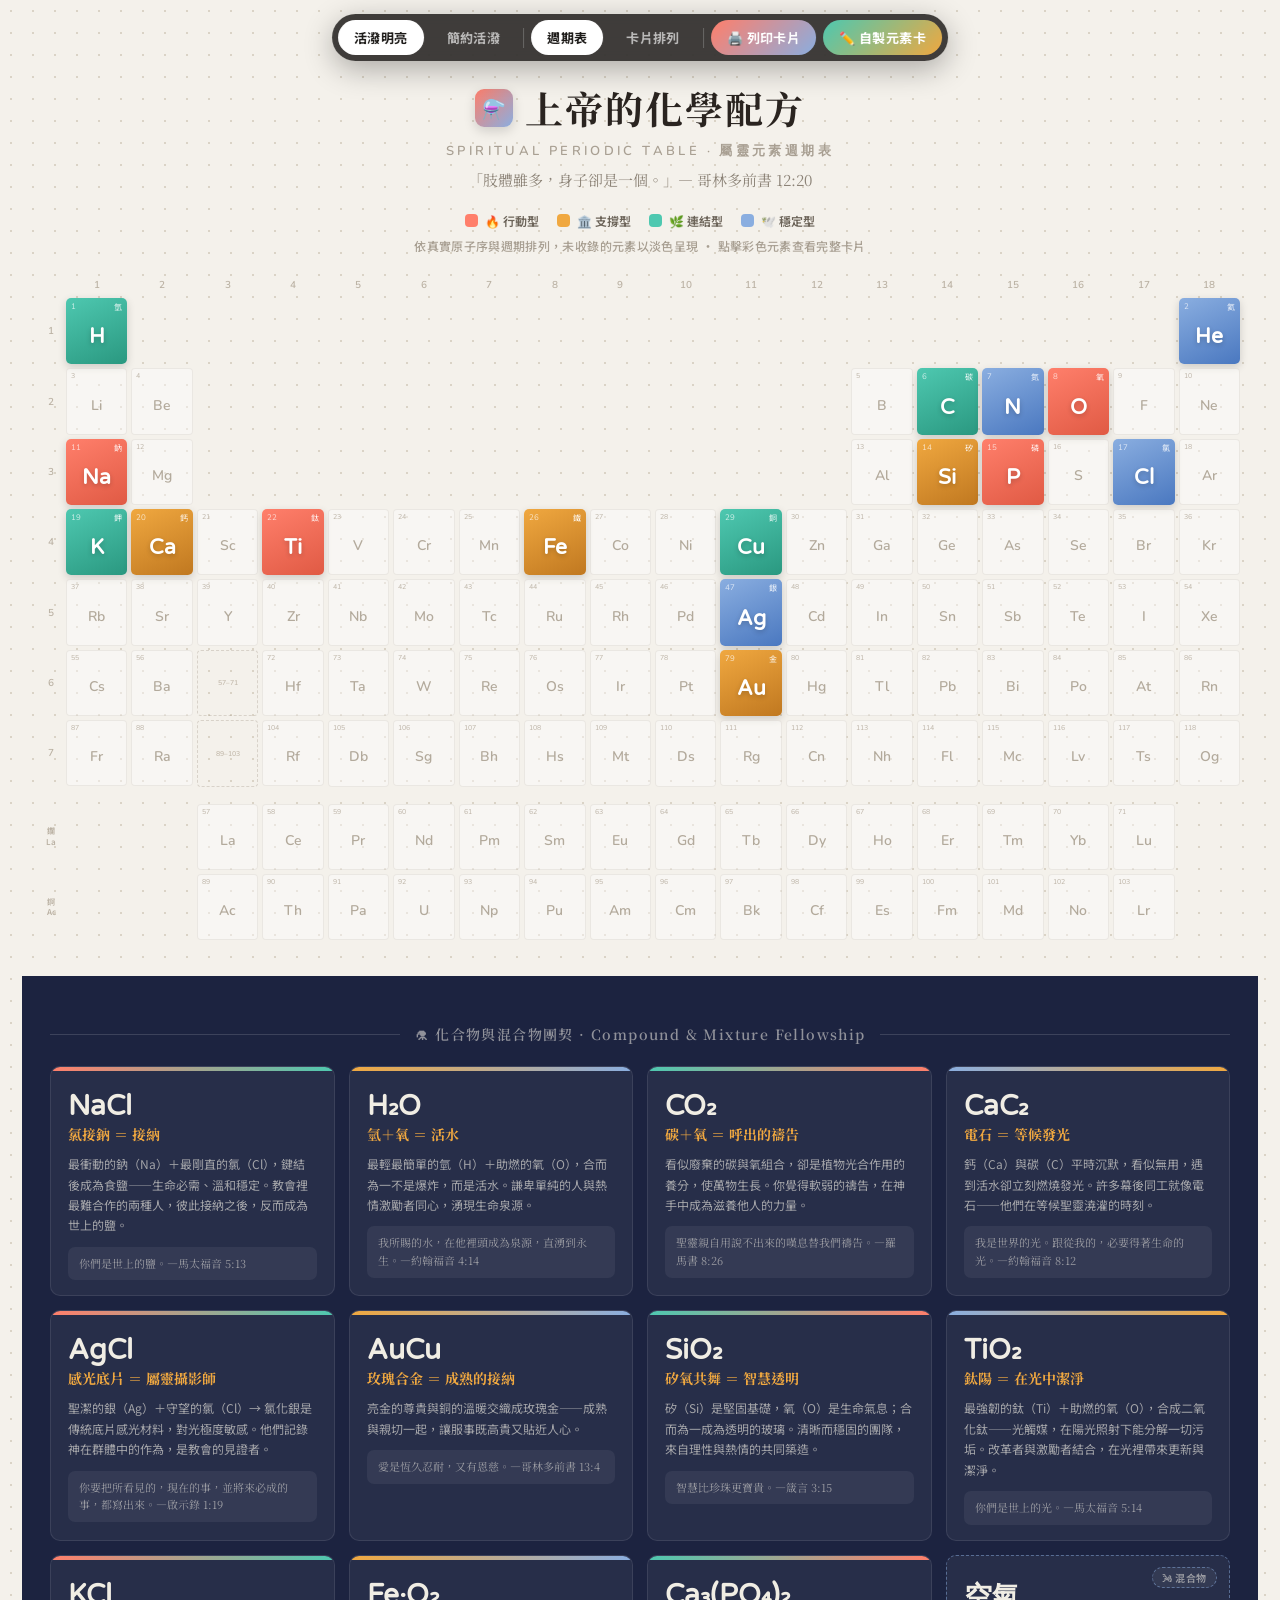
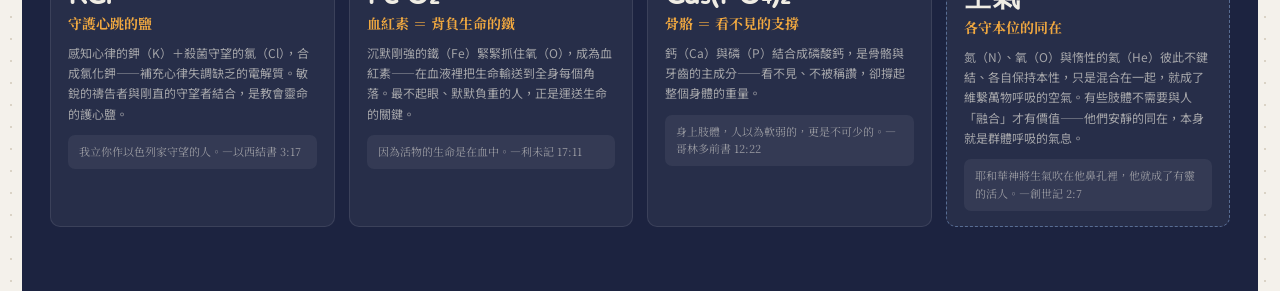
<file: index.html>
<!DOCTYPE html>
<html lang="zh-TW">
<head>
  <meta charset="UTF-8">
  <meta name="viewport" content="width=device-width, initial-scale=1.0">
  <title>上帝的化學配方 · 屬靈元素週期表</title>
  <link rel="preconnect" href="https://fonts.googleapis.com">
  <link rel="preconnect" href="https://fonts.gstatic.com" crossorigin>
  <link href="https://fonts.googleapis.com/css2?family=Varela+Round&family=Nunito:wght@300;400;500;600;700;800;900&family=Noto+Serif+TC:wght@300;400;500;700;900&family=Noto+Sans+TC:wght@300;400;500;700&display=swap" rel="stylesheet">
  <link rel="stylesheet" href="style.css">
</head>
<body>

<!-- ── SWITCHER ── -->
<div id="switcher">
  <button id="sw-lively" class="sw-btn" onclick="setStyle('lively')">活潑明亮</button>
  <button id="sw-fresh"  class="sw-btn" onclick="setStyle('fresh')">簡約活潑</button>
  <div class="sw-sep"></div>
  <button id="sw-table" class="sw-btn" onclick="setLayout('table')">週期表</button>
  <button id="sw-grid"  class="sw-btn" onclick="setLayout('grid')">卡片排列</button>
  <div class="sw-sep"></div>
  <button class="sw-btn sw-print" onclick="openPrint()">🖨️ 列印卡片</button>
  <button class="sw-btn sw-custom" onclick="openDesigner()">✏️ 自製元素卡</button>
</div>

<!-- ── PAGE ── -->
<div id="page">

  <!-- HEADER -->
  <div class="header">
    <div class="header-top">
      <div class="header-icon">⚗️</div>
      <h1>上帝的化學配方</h1>
    </div>
    <div class="header-sub">Spiritual Periodic Table · 屬靈元素週期表</div>
    <div class="verse-strip">「肢體雖多，身子卻是一個。」— 哥林多前書 12:20</div>
  </div>

  <!-- LEGEND -->
  <div class="legend">
    <div class="leg-item"><span class="leg-dot" style="background:#FF7F6B"></span>🔥 行動型</div>
    <div class="leg-item"><span class="leg-dot" style="background:#F0A840"></span>🏛️ 支撐型</div>
    <div class="leg-item"><span class="leg-dot" style="background:#4EC8B0"></span>🌿 連結型</div>
    <div class="leg-item"><span class="leg-dot" style="background:#8AAEE0"></span>🕊️ 穩定型</div>
  </div>
  <div id="hint-bar" class="hint-bar"></div>

  <!-- TABLE VIEW -->
  <div id="view-table">
    <div class="ptable-scroll">
      <div id="ptable" class="ptable"></div>
    </div>
  </div>

  <!-- GRID VIEW -->
  <div id="view-grid" style="display:none">
    <div id="type-groups" class="type-groups-wrap"></div>
  </div>

  <!-- COMPOUND SECTION -->
  <div id="compound-section" class="board-section">
    <div class="section-wrap">
      <div class="section-title" id="section-title-inner"></div>
      <div id="cgrid" class="cgrid"></div>
    </div>
  </div>

</div>

<!-- ── MODAL ── -->
<div id="modal" onclick="closeModal()">
  <div id="modal-inner" onclick="event.stopPropagation()">
    <div id="modal-card" onclick="toggleModalFlip()">
      <div id="modal-flipper">
        <div id="modal-front" class="modal-face"></div>
        <div id="modal-back"  class="modal-face modal-back-face"></div>
      </div>
    </div>
    <div class="modal-hint">點擊卡片翻面 · 點擊空白處關閉</div>
  </div>
</div>

<!-- ── COMPOUND / MIXTURE MODAL ── -->
<div id="cmodal" onclick="closeCompoundModal()">
  <div id="cmodal-box">
    <div id="cmodal-inner" onclick="event.stopPropagation()"></div>
    <div class="modal-hint">點擊空白處關閉</div>
  </div>
</div>

<!-- ── CUSTOM CARD DESIGNER ── -->
<div id="designer" onclick="closeDesigner()">
  <div id="designer-inner" onclick="event.stopPropagation()">
    <div id="designer-head">
      <div class="dz-head-title">
        <span class="dz-head-icon">✏️</span>
        <div>
          <div class="dz-head-h1">自製元素卡</div>
          <div class="dz-head-sub">找不到適合你的元素？親手設計一張屬於你的吧</div>
        </div>
      </div>
      <button class="dz-close" onclick="closeDesigner()" aria-label="關閉">✕</button>
    </div>
    <div id="designer-body">
      <div id="designer-form"></div>
      <div id="designer-preview"></div>
    </div>
  </div>
</div>

<script src="script.js"></script>
</body>
</html>
</file>
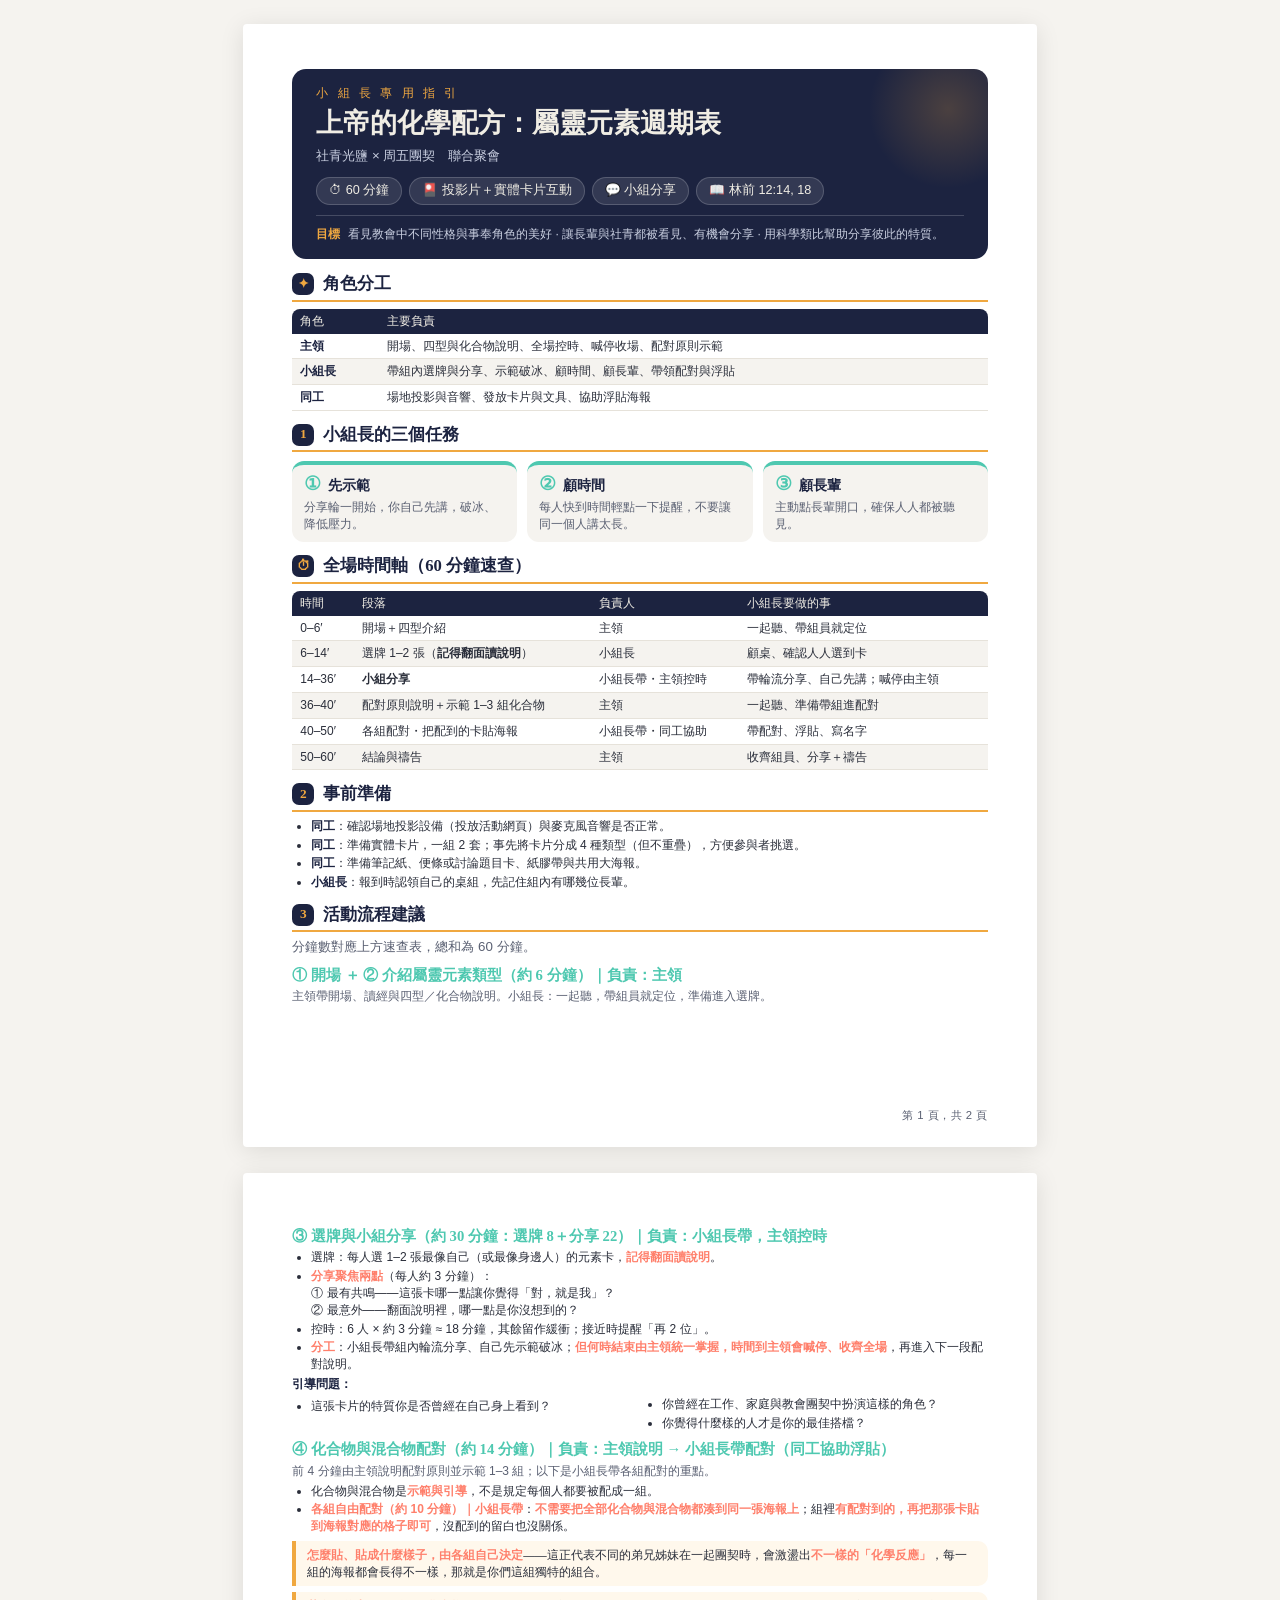
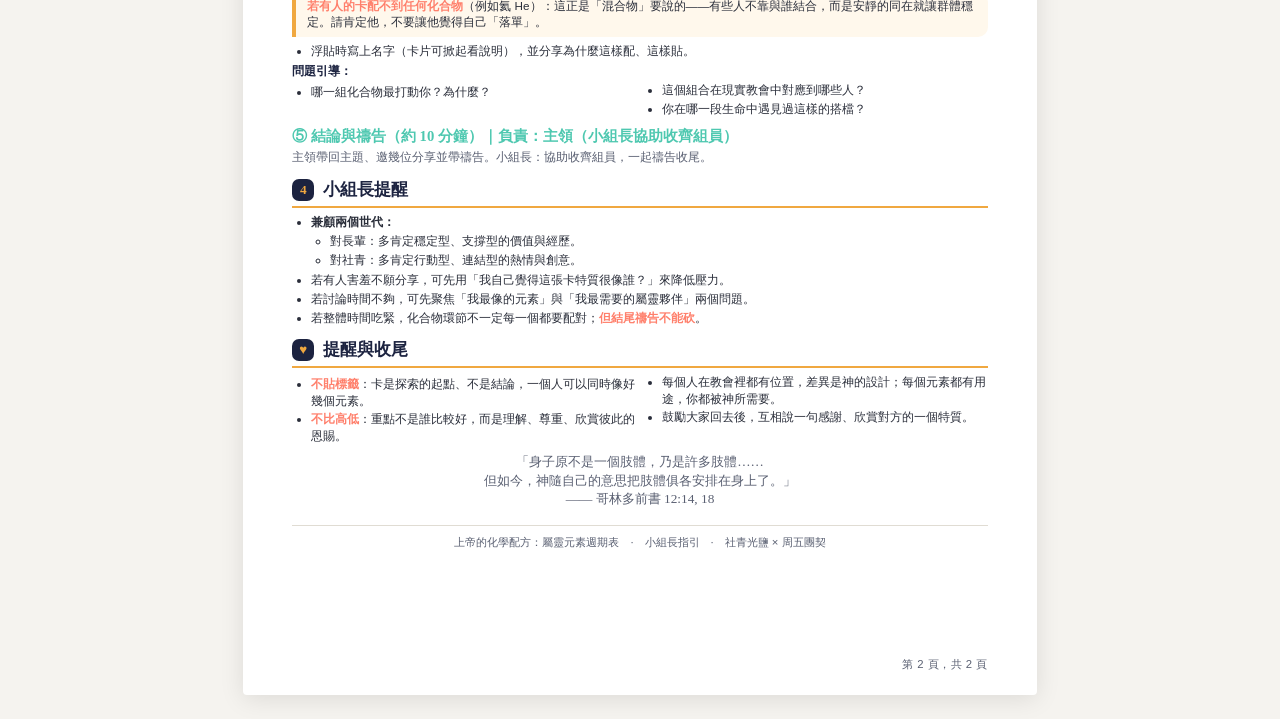
<file: leader-guide.html>
<!DOCTYPE html>
<html lang="zh-Hant">
<head>
<meta charset="UTF-8">
<title>活動指引：小組長專用</title>
<style>
  :root {
    --action-main: #FF7F6B;
    --struct-main: #F0A840;
    --rel-main:    #4EC8B0;
    --stab-main:   #8AAEE0;
    --board:       #1c2340;
    --board-text:  #f0ede4;
    --bg:          #f5f3ef;
    --ink:         #2a2e3a;
    --ink-soft:    #5a6072;
  }

  @page {
    size: A4;
    margin: 16mm 15mm 18mm 15mm;
  }

  * { box-sizing: border-box; }

  body {
    font-family: "Noto Sans TC", "PingFang TC", "Microsoft JhengHei", sans-serif;
    color: var(--ink);
    line-height: 1.4;
    font-size: 9pt;
    margin: 0;
    background: var(--bg);
  }

  /* 螢幕檢視：模擬 A4 兩張紙，清楚看到分頁邊界與頁碼；列印時改由 @page 控制 */
  .page {
    max-width: 210mm;
    margin: 24px auto;
  }
  .sheet {
    position: relative;
    background: #fff;
    box-shadow: 0 4px 24px rgba(0,0,0,.10);
    border-radius: 4px;
    padding: 12mm 13mm 15mm;
    min-height: 297mm;
    margin-bottom: 26px;
  }
  .sheet:last-child { margin-bottom: 0; }
  .sheet::after {
    content: attr(data-pageno);
    position: absolute;
    right: 13mm; bottom: 6mm;
    font-size: 8.5pt;
    color: var(--ink-soft);
    letter-spacing: .5px;
  }

  /* 省版面：條列雙欄（列印版另有自己的雙欄設定） */
  ul.cols2 { column-count: 2; column-gap: 24px; }
  ul.cols2 > li { break-inside: avoid; }

  h1, h2, h3 { font-family: "Noto Serif TC", "Songti TC", serif; }

  /* ---- Cover header ---- */
  .cover {
    background: var(--board);
    color: var(--board-text);
    border-radius: 14px;
    padding: 16px 24px;
    margin-bottom: 13px;
    position: relative;
    overflow: hidden;
  }
  .cover::after {
    content: "";
    position: absolute;
    right: -40px; top: -40px;
    width: 160px; height: 160px;
    border-radius: 50%;
    background: radial-gradient(circle, rgba(240,168,64,.22), transparent 70%);
  }
  .cover .eyebrow {
    font-size: 9pt;
    letter-spacing: 3px;
    color: var(--struct-main);
    margin: 0 0 5px;
  }
  .cover h1 {
    margin: 0 0 7px;
    font-size: 20pt;
    font-weight: 700;
    line-height: 1.25;
  }
  .cover .sub {
    margin: 0;
    font-size: 10pt;
    color: #c9cfe0;
  }
  .cover .meta {
    margin-top: 11px;
    display: flex;
    flex-wrap: wrap;
    gap: 7px;
  }
  .chip {
    font-size: 9.5pt;
    padding: 4px 12px;
    border-radius: 999px;
    background: rgba(255,255,255,.10);
    border: 1px solid rgba(255,255,255,.18);
    color: var(--board-text);
  }
  .cover-goals {
    margin-top: 10px;
    padding-top: 9px;
    border-top: 1px solid rgba(255,255,255,.18);
    font-size: 9pt;
    line-height: 1.55;
    color: #c9cfe0;
  }
  .cover-goals b { color: var(--struct-main); margin-right: 8px; }

  /* ---- type swatches ---- */
  .types {
    display: flex;
    gap: 10px;
    margin: 0 0 26px;
  }
  .type {
    flex: 1;
    border-radius: 12px;
    padding: 12px 14px;
    color: #fff;
    text-align: center;
  }
  .type b { display: block; font-size: 12pt; }
  .type span { font-size: 8.5pt; opacity: .9; }
  .t-action { background: var(--action-main); }
  .t-struct { background: var(--struct-main); }
  .t-rel    { background: var(--rel-main); }
  .t-stab   { background: var(--stab-main); }

  /* ---- section headings ---- */
  h2 {
    font-size: 12.5pt;
    color: var(--board);
    margin: 12px 0 6px;
    padding-bottom: 4px;
    border-bottom: 2px solid var(--struct-main);
    display: flex;
    align-items: center;
    gap: 9px;
  }
  h2 .num {
    display: inline-flex;
    align-items: center;
    justify-content: center;
    width: 22px; height: 22px;
    border-radius: 7px;
    background: var(--board);
    color: var(--struct-main);
    font-size: 10pt;
    flex: none;
  }
  h3 {
    font-size: 11pt;
    color: var(--rel-main);
    margin: 8px 0 3px;
  }

  p { margin: 3px 0; }

  ul, ol { margin: 3px 0; padding-left: 19px; }
  li { margin: 2px 0; }

  strong { color: var(--action-main); font-weight: 700; }

  .lead-note { color: var(--ink-soft); margin: 3px 0; }

  /* ---- table ---- */
  table {
    width: 100%;
    border-collapse: collapse;
    margin: 7px 0;
    font-size: 9pt;
  }
  th {
    background: var(--board);
    color: var(--board-text);
    padding: 4px 8px;
    text-align: left;
    font-weight: 500;
  }
  th:first-child { border-top-left-radius: 8px; }
  th:last-child  { border-top-right-radius: 8px; }
  td {
    padding: 4px 8px;
    border-bottom: 1px solid #e6e2da;
  }
  tr:nth-child(even) td { background: var(--bg); }

  /* ---- task cards ---- */
  .tasks {
    display: flex;
    gap: 10px;
    margin: 9px 0;
  }
  .task {
    flex: 1;
    background: var(--bg);
    border-radius: 12px;
    padding: 10px 12px;
    border-top: 4px solid var(--rel-main);
  }
  .task-head { display: flex; align-items: baseline; gap: 7px; margin-bottom: 3px; }
  .task .k { font-size: 14pt; font-weight: 700; color: var(--rel-main); line-height: 1; }
  .task b { color: var(--board); font-size: 10.5pt; }
  .task span { font-size: 9pt; color: var(--ink-soft); }

  /* ---- callout ---- */
  .callout {
    background: #fff8ec;
    border-left: 4px solid var(--struct-main);
    border-radius: 0 10px 10px 0;
    padding: 6px 11px;
    margin: 6px 0;
    font-size: 8.8pt;
  }
  .callout.quote {
    background: #eef6f3;
    border-left-color: var(--rel-main);
    font-style: italic;
  }

  .verse {
    text-align: center;
    color: var(--ink-soft);
    font-family: "Noto Serif TC", serif;
    font-size: 10pt;
    margin: 8px 0 3px;
  }

  .avoid-page-break { break-inside: avoid; }
  h2 { break-after: avoid; }

  footer {
    margin-top: 16px;
    padding-top: 9px;
    border-top: 1px solid #e0dcd3;
    text-align: center;
    color: var(--ink-soft);
    font-size: 8.5pt;
  }

  /* ===== 黑白 A4 列印：白底黑字、線框、壓縮成兩頁 =====
     置於樣式最後，確保列印規則蓋過上方螢幕規則（同權重時後者勝） */
  @media print {
    @page { size: A4; margin: 10mm 11mm; }

    body { background: #fff; color: #000; font-size: 9pt; line-height: 1.4; }
    .page { max-width: none; margin: 0; padding: 0; box-shadow: none; border-radius: 0; }
    /* 兩張紙→兩頁：去除螢幕用的紙張外觀，於第二張強制分頁 */
    .sheet { min-height: 0; background: #fff; box-shadow: none; border-radius: 0; padding: 0; margin: 0; }
    .sheet + .sheet { break-before: page; }
    .sheet::after { display: none; }
    /* 讓區塊自然填滿頁面（避免整段跳頁留白）；標題與條列仍不被切斷 */
    .avoid-page-break { break-inside: auto; }

    strong, b { color: #000 !important; }

    /* 省紙：條列改雙欄 */
    ul.cols2 { column-count: 2; column-gap: 18px; margin: 3px 0; }
    ul.cols2 > li { break-inside: avoid; }

    /* 封面：拿掉深色底與裝飾圓，改成細線分隔的標題列 */
    .cover {
      background: #fff; color: #000; border: none;
      border-bottom: 1.5pt solid #000; border-radius: 0;
      padding: 0 0 9px; margin: 0 0 11px; box-shadow: none;
    }
    .cover::after { display: none; }
    .cover .eyebrow { color: #000; margin: 0 0 3px; letter-spacing: 3px; font-size: 8.5pt; }
    .cover h1 { font-size: 18pt; margin: 0 0 5px; line-height: 1.2; }
    .cover .sub { color: #222; font-size: 9.5pt; }
    .cover .meta { margin-top: 8px; gap: 6px; }
    .chip { background: #fff; border: 0.75pt solid #000; color: #000; padding: 2px 8px; font-size: 8.3pt; }
    .cover-goals { margin-top: 8px; padding-top: 7px; border-top: 0.5pt solid #999; color: #222; font-size: 8.6pt; line-height: 1.5; }
    .cover-goals b { color: #000; margin-right: 7px; }

    /* 標題：清楚的層級、去色 */
    h2 { color: #000; font-size: 12pt; margin: 10px 0 5px; padding-bottom: 3px; border-bottom: 1.25pt solid #000; gap: 8px; }
    h2 .num { background: #fff; color: #000; border: 0.9pt solid #000; width: 20px; height: 20px; border-radius: 6px; font-size: 9.5pt; }
    h3 { color: #000; font-size: 10.5pt; margin: 8px 0 3px; }
    p { margin: 3px 0; }
    p[style] { font-size: 8.5pt !important; color: #444 !important; }
    .lead-note { color: #444; }
    ul, ol { margin: 3px 0; padding-left: 19px; }
    li { margin: 2px 0; }

    /* 表格：白底黑線、表頭加粗底線 */
    table { margin: 6px 0; font-size: 8.7pt; }
    th { background: #fff; color: #000; border: 0.75pt solid #000; border-bottom: 1.5pt solid #000; padding: 4px 8px; font-weight: 700; }
    th:first-child, th:last-child { border-radius: 0; }
    td { padding: 4px 8px; border: 0.5pt solid #999; }
    td b[style] { color: #000 !important; }
    tr:nth-child(even) td { background: #fff; }

    /* 三個任務：細框 */
    .tasks { gap: 9px; margin: 8px 0; }
    .task { background: #fff; border: 0.75pt solid #999; border-top: 2.5pt solid #000; border-radius: 7px; padding: 8px 10px; }
    .task .k { color: #000; font-size: 15pt; }
    .task b { color: #000; font-size: 10.5pt; margin: 3px 0 2px; }
    .task span { color: #222; font-size: 8.5pt; }

    /* callout：去底色，改細左線 */
    .callout { background: #fff; border-left: 3pt solid #000; border-radius: 0; padding: 6px 11px; margin: 6px 0; font-size: 8.7pt; }
    .callout.quote { background: #fff; border-left-color: #000; font-style: normal; }

    .verse { color: #222; font-size: 9.5pt; margin: 8px 0 3px; }
    footer { color: #333; margin-top: 13px; padding-top: 9px; font-size: 8pt; }

    /* 跨頁控制：標題不落單、表格與卡片不被切開 */
    h2, h3 { break-after: avoid; }
    table, thead, tr, .task, .callout, li { break-inside: avoid; }
    .tasks { break-inside: avoid; }
  }
</style>
</head>
<body>
<div class="page">

  <section class="sheet" data-pageno="第 1 頁，共 2 頁">

  <div class="cover">
    <p class="eyebrow">小 組 長 專 用 指 引</p>
    <h1>上帝的化學配方：屬靈元素週期表</h1>
    <p class="sub">社青光鹽 × 周五團契　聯合聚會</p>
    <div class="meta">
      <span class="chip">⏱ 60 分鐘</span>
      <span class="chip">🎴 投影片＋實體卡片互動</span>
      <span class="chip">💬 小組分享</span>
      <span class="chip">📖 林前 12:14, 18</span>
    </div>
    <div class="cover-goals"><b>目標</b>看見教會中不同性格與事奉角色的美好 · 讓長輩與社青都被看見、有機會分享 · 用科學類比幫助分享彼此的特質。</div>
  </div>

  <h2><span class="num">✦</span>角色分工</h2>
  <table>
    <thead>
      <tr><th>角色</th><th>主要負責</th></tr>
    </thead>
    <tbody>
      <tr><td><b style="color:var(--board)">主領</b></td><td>開場、四型與化合物說明、全場控時、喊停收場、配對原則示範</td></tr>
      <tr><td><b style="color:var(--board)">小組長</b></td><td>帶組內選牌與分享、示範破冰、顧時間、顧長輩、帶領配對與浮貼</td></tr>
      <tr><td><b style="color:var(--board)">同工</b></td><td>場地投影與音響、發放卡片與文具、協助浮貼海報</td></tr>
    </tbody>
  </table>
  <h2><span class="num">1</span>小組長的三個任務</h2>
  <div class="tasks">
    <div class="task">
      <div class="task-head"><span class="k">①</span><b>先示範</b></div>
      <span>分享輪一開始，你自己先講，破冰、降低壓力。</span>
    </div>
    <div class="task">
      <div class="task-head"><span class="k">②</span><b>顧時間</b></div>
      <span>每人快到時間輕點一下提醒，不要讓同一個人講太長。</span>
    </div>
    <div class="task">
      <div class="task-head"><span class="k">③</span><b>顧長輩</b></div>
      <span>主動點長輩開口，確保人人都被聽見。</span>
    </div>
  </div>

  <h2><span class="num">⏱</span>全場時間軸（60 分鐘速查）</h2>
  <table>
    <thead>
      <tr><th>時間</th><th>段落</th><th>負責人</th><th>小組長要做的事</th></tr>
    </thead>
    <tbody>
      <tr><td>0–6′</td><td>開場＋四型介紹</td><td>主領</td><td>一起聽、帶組員就定位</td></tr>
      <tr><td>6–14′</td><td>選牌 1–2 張（<b>記得翻面讀說明</b>）</td><td>小組長</td><td>顧桌、確認人人選到卡</td></tr>
      <tr><td>14–36′</td><td><b>小組分享</b></td><td>小組長帶・主領控時</td><td>帶輪流分享、自己先講；喊停由主領</td></tr>
      <tr><td>36–40′</td><td>配對原則說明＋示範 1–3 組化合物</td><td>主領</td><td>一起聽、準備帶組進配對</td></tr>
      <tr><td>40–50′</td><td>各組配對・把配到的卡貼海報</td><td>小組長帶・同工協助</td><td>帶配對、浮貼、寫名字</td></tr>
      <tr><td>50–60′</td><td>結論與禱告</td><td>主領</td><td>收齊組員、分享＋禱告</td></tr>
    </tbody>
  </table>

  <h2><span class="num">2</span>事前準備</h2>
  <ul>
    <li><b style="color:var(--board)">同工</b>：確認場地投影設備（投放活動網頁）與麥克風音響是否正常。</li>
    <li><b style="color:var(--board)">同工</b>：準備實體卡片，一組 2 套；事先將卡片分成 4 種類型（但不重疊），方便參與者挑選。</li>
    <li><b style="color:var(--board)">同工</b>：準備筆記紙、便條或討論題目卡、紙膠帶與共用大海報。</li>
    <li><b style="color:var(--board)">小組長</b>：報到時認領自己的桌組，先記住組內有哪幾位長輩。</li>
  </ul>

  <h2><span class="num">3</span>活動流程建議</h2>
  <p style="color:var(--ink-soft);font-size:10pt;">分鐘數對應上方速查表，總和為 60 分鐘。</p>

  <h3>① 開場 ＋ ② 介紹屬靈元素類型（約 6 分鐘）｜負責：主領</h3>
  <p class="lead-note">主領帶開場、讀經與四型／化合物說明。小組長：一起聽，帶組員就定位，準備進入選牌。</p>

  </section>

  <section class="sheet" data-pageno="第 2 頁，共 2 頁">

  <h3>③ 選牌與小組分享（約 30 分鐘：選牌 8＋分享 22）｜負責：小組長帶，主領控時</h3>
  <ul>
    <li>選牌：每人選 1–2 張最像自己（或最像身邊人）的元素卡，<strong>記得翻面讀說明</strong>。</li>
    <li><strong>分享聚焦兩點</strong>（每人約 3 分鐘）：
      <br>① 最有共鳴——這張卡哪一點讓你覺得「對，就是我」？
      <br>② 最意外——翻面說明裡，哪一點是你沒想到的？</li>
    <li>控時：6 人 × 約 3 分鐘 ≈ 18 分鐘，其餘留作緩衝；接近時提醒「再 2 位」。</li>
    <li><strong>分工</strong>：小組長帶組內輪流分享、自己先示範破冰；<strong>但何時結束由主領統一掌握，時間到主領會喊停、收齊全場</strong>，再進入下一段配對說明。</li>
  </ul>
  <p><b style="color:var(--board)">引導問題：</b></p>
  <ul class="cols2">
    <li>這張卡片的特質你是否曾經在自己身上看到？</li>
    <li>你曾經在工作、家庭與教會團契中扮演這樣的角色？</li>
    <li>你覺得什麼樣的人才是你的最佳搭檔？</li>
  </ul>

  <h3>④ 化合物與混合物配對（約 14 分鐘）｜負責：主領說明 → 小組長帶配對（同工協助浮貼）</h3>
  <p class="lead-note">前 4 分鐘由主領說明配對原則並示範 1–3 組；以下是小組長帶各組配對的重點。</p>
  <ul>
    <li>化合物與混合物是<strong>示範與引導</strong>，不是規定每個人都要被配成一組。</li>
    <li><strong>各組自由配對（約 10 分鐘）｜小組長帶</strong>：<strong>不需要把全部化合物與混合物都湊到同一張海報上</strong>；組裡<strong>有配對到的，再把那張卡貼到海報對應的格子即可</strong>，沒配到的留白也沒關係。</li>
  </ul>
  <div class="callout">
    <strong>怎麼貼、貼成什麼樣子，由各組自己決定</strong>——這正代表不同的弟兄姊妹在一起團契時，會激盪出<strong>不一樣的「化學反應」</strong>，每一組的海報都會長得不一樣，那就是你們這組獨特的組合。
  </div>
  <div class="callout">
    <strong>若有人的卡配不到任何化合物</strong>（例如氦 He）：這正是「混合物」要說的——有些人不靠與誰結合，而是安靜的同在就讓群體穩定。請肯定他，不要讓他覺得自己「落單」。
  </div>
  <ul>
    <li>浮貼時寫上名字（卡片可掀起看說明），並分享為什麼這樣配、這樣貼。</li>
  </ul>
  <p><b style="color:var(--board)">問題引導：</b></p>
  <ul class="cols2">
    <li>哪一組化合物最打動你？為什麼？</li>
    <li>這個組合在現實教會中對應到哪些人？</li>
    <li>你在哪一段生命中遇見過這樣的搭檔？</li>
  </ul>

  <h3>⑤ 結論與禱告（約 10 分鐘）｜負責：主領（小組長協助收齊組員）</h3>
  <p class="lead-note">主領帶回主題、邀幾位分享並帶禱告。小組長：協助收齊組員，一起禱告收尾。</p>

  <h2><span class="num">4</span>小組長提醒</h2>
  <div class="avoid-page-break">
  <ul>
    <li><b>兼顧兩個世代：</b>
      <ul>
        <li>對長輩：多肯定穩定型、支撐型的價值與經歷。</li>
        <li>對社青：多肯定行動型、連結型的熱情與創意。</li>
      </ul>
    </li>
    <li>若有人害羞不願分享，可先用「我自己覺得這張卡特質很像誰？」來降低壓力。</li>
    <li>若討論時間不夠，可先聚焦「我最像的元素」與「我最需要的屬靈夥伴」兩個問題。</li>
    <li>若整體時間吃緊，化合物環節不一定每一個都要配對；<strong>但結尾禱告不能砍</strong>。</li>
  </ul>
  </div>

  <h2><span class="num">♥</span>提醒與收尾</h2>
  <div class="avoid-page-break">
  <ul class="cols2">
    <li><strong>不貼標籤</strong>：卡是探索的起點、不是結論，一個人可以同時像好幾個元素。</li>
    <li><strong>不比高低</strong>：重點不是誰比較好，而是理解、尊重、欣賞彼此的恩賜。</li>
    <li>每個人在教會裡都有位置，差異是神的設計；每個元素都有用途，你都被神所需要。</li>
    <li>鼓勵大家回去後，互相說一句感謝、欣賞對方的一個特質。</li>
  </ul>
  <p class="verse">「身子原不是一個肢體，乃是許多肢體……<br>但如今，神隨自己的意思把肢體俱各安排在身上了。」<br>—— 哥林多前書 12:14, 18</p>
  </div>

  <footer>上帝的化學配方：屬靈元素週期表　·　小組長指引　·　社青光鹽 × 周五團契</footer>

  </section>

</div>
</body>
</html>
</file>
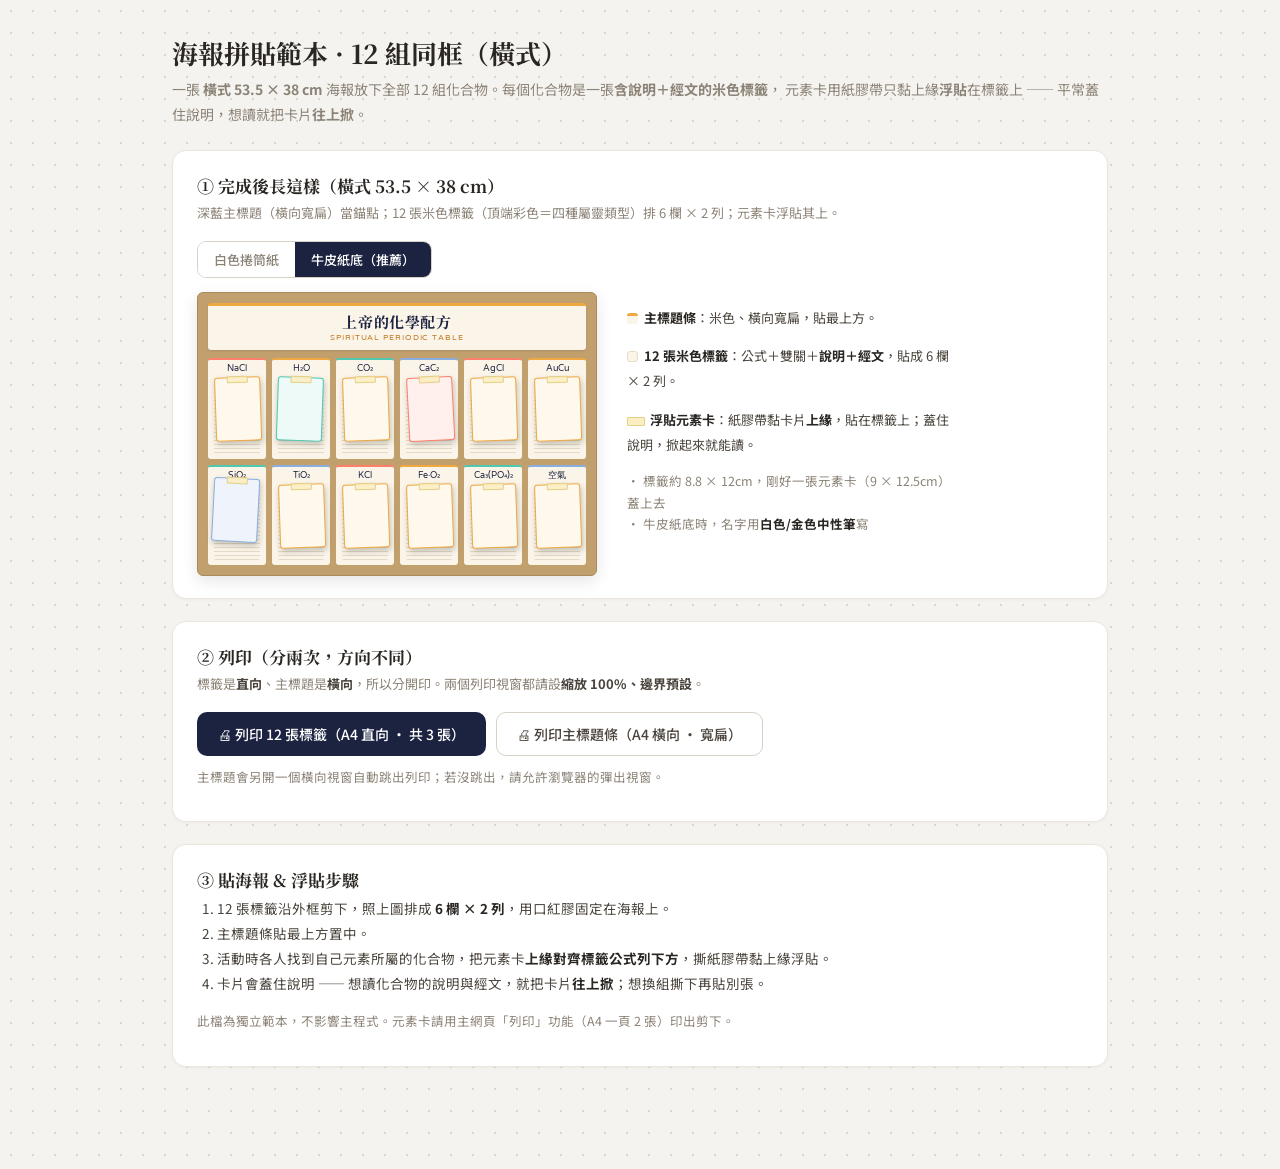
<file: poster.html>
<!DOCTYPE html>
<html lang="zh-Hant">
<head>
<meta charset="UTF-8">
<meta name="viewport" content="width=device-width, initial-scale=1.0">
<title>海報拼貼範本 · 12 組同框（橫式）+ 元素卡浮貼</title>
<link rel="preconnect" href="https://fonts.googleapis.com">
<link rel="preconnect" href="https://fonts.gstatic.com" crossorigin>
<link href="https://fonts.googleapis.com/css2?family=Varela+Round&family=Nunito:wght@300;400;500;600;700;800;900&family=Noto+Serif+TC:wght@300;400;500;700;900&family=Noto+Sans+TC:wght@300;400;500;700&display=swap" rel="stylesheet">
<style>
  :root{
    --board:#1c2340; --board-text:#f0ede4; --amber:#F0A840; --amber-d:#C07820;
    --bg:#f5f3ef; --ink:#4A443C; --muted:#8C8377; --kraft:#C2A06E;
    --parch:#FBF5E9; --parch-edge:#E6DCC6;
  }
  *{box-sizing:border-box;}
  body{
    margin:0; background:var(--bg); color:var(--ink);
    font-family:'Noto Sans TC',sans-serif;
    background-image:radial-gradient(#dcd6ca 1px,transparent 1px);
    background-size:22px 22px;
    -webkit-print-color-adjust:exact; print-color-adjust:exact;  /* 強制列印背景色 */
  }

  /* ── SCREEN UI ── */
  .ui{max-width:980px;margin:0 auto;padding:34px 22px 80px;}
  .ui h1{font-family:'Noto Serif TC',serif;font-weight:700;font-size:26px;margin:0 0 6px;color:#2A2622;}
  .ui .sub{color:var(--muted);font-size:14px;line-height:1.75;margin:0 0 24px;}
  .panel{background:#fff;border:1px solid #ECE7DD;border-radius:14px;padding:22px 24px;margin-bottom:22px;
         box-shadow:0 1px 3px rgba(0,0,0,.04);}
  .panel h2{font-family:'Noto Serif TC',serif;font-size:17px;margin:0 0 4px;color:#2A2622;}
  .panel .note{font-size:13px;color:var(--muted);line-height:1.75;margin:0 0 16px;}
  .panel .note b{color:var(--ink);}

  .preview-wrap{display:flex;gap:30px;align-items:flex-start;flex-wrap:wrap;}
  .paper-toggle{display:inline-flex;border:1px solid #d8d2c6;border-radius:9px;overflow:hidden;margin-bottom:14px;}
  .paper-toggle button{border:none;border-radius:0;padding:8px 16px;background:#fff;color:var(--muted);font-size:13px;}
  .paper-toggle button.on{background:var(--board);color:#fff;}

  /* poster preview 53.5 : 38（橫式），全 12 組 6×2 */
  .poster{
    width:400px; aspect-ratio:535/380; border:1px solid #d8d2c6;
    border-radius:6px;padding:10px;display:flex;flex-direction:column;gap:8px;flex-shrink:0;
    box-shadow:0 5px 16px rgba(0,0,0,.10);background:#fff;transition:background .2s,border-color .2s;
  }
  .poster.kraft{background:var(--kraft);border-color:#a98a5c;}
  .poster .ptitle{background:var(--parch);color:var(--board);border-top:3px solid var(--amber);
    border-radius:3px;text-align:center;padding:8px 4px;box-shadow:0 1px 2px rgba(0,0,0,.12);}
  .poster .ptitle b{font-family:'Noto Serif TC',serif;font-size:15px;display:block;line-height:1.1;letter-spacing:.04em;}
  .poster .ptitle span{color:var(--amber-d);font-size:7.5px;display:block;margin-top:3px;font-family:'Varela Round';letter-spacing:.12em;}
  .poster .pgrid{flex:1;display:grid;grid-template-columns:repeat(6,1fr);grid-template-rows:repeat(2,1fr);gap:6px;}
  .pcell{position:relative;display:flex;flex-direction:column;align-items:center;}
  .pcell .anc{width:100%;background:var(--parch);color:var(--board);border-radius:3px 3px 0 0;text-align:center;
    font-family:'Varela Round';font-size:9px;padding:4px 0 3px;line-height:1;z-index:1;
    border-top:2.5px solid var(--ac,#FF7F6B);}
  .pcell .pbody{position:absolute;top:17px;width:100%;height:calc(100% - 17px);background:var(--parch);
    border-radius:0 0 3px 3px;}
  .pcell .pbody::after{content:'';position:absolute;inset:5px 6px;border-radius:2px;
    background:repeating-linear-gradient(#d8cfb8 0 1px,transparent 1px 4px);opacity:.7;}
  .pcell .pcard{position:absolute;top:19px;width:80%;height:64%;background:#FFF8EC;
    border:1px solid var(--amber);border-radius:3px;box-shadow:1px 3px 6px rgba(0,0,0,.22);
    transform:rotate(-2deg);transform-origin:top center;z-index:2;}
  .pcell:nth-child(2) .pcard{transform:rotate(2deg);background:#EDFAF7;border-color:#4EC8B0;}
  .pcell:nth-child(4) .pcard{transform:rotate(-3deg);background:#FFF0ED;border-color:#FF7F6B;}
  .pcell:nth-child(7) .pcard{transform:rotate(3deg) translateY(-6px);background:#EEF3FC;border-color:#8AAEE0;}
  .pcell:nth-child(10) .pcard{transform:rotate(-2deg);background:#FFF8EC;border-color:#F0A840;}
  .pcell .pcard::before{content:'';position:absolute;top:-2px;left:50%;transform:translateX(-50%);
    width:42%;height:5px;background:rgba(251,238,195,.92);border:1px solid #e3cf86;border-radius:1px;}

  .legend{font-size:13px;color:var(--ink);line-height:1.95;max-width:330px;}
  .legend b{color:#2A2622;}
  .legend .chip{display:inline-block;width:11px;height:11px;border-radius:3px;vertical-align:-1px;margin-right:6px;}
  .legend .tape{display:inline-block;width:18px;height:9px;background:#fbeec3;border:1px solid #e3cf86;
    vertical-align:-1px;margin-right:5px;border-radius:1px;}

  .row{display:flex;gap:10px;flex-wrap:wrap;align-items:center;margin-top:6px;}
  button{font-family:'Noto Sans TC',sans-serif;font-size:14px;font-weight:500;cursor:pointer;
    border-radius:10px;padding:11px 20px;border:1px solid transparent;transition:.15s;}
  .btn-primary{background:var(--board);color:#fff;}
  .btn-primary:hover{background:#262f54;}
  .btn-ghost{background:#fff;color:var(--ink);border-color:#d8d2c6;}
  .btn-ghost:hover{border-color:var(--amber);color:#2A2622;}
  .mini{font-size:12.5px;color:var(--muted);line-height:1.7;}
  ol.steps{margin:0;padding-left:20px;font-size:13.5px;line-height:1.85;color:var(--ink);}
  ol.steps b{color:#2A2622;}

  /* ── PRINT SHEETS（標籤，直向） ── */
  .sheets{display:none;}
  .sheet{width:190mm;height:277mm;margin:0 auto;page-break-after:always;break-after:page;
    display:flex;flex-direction:column;}
  .anchors-sheet{padding-top:6mm;}
  .anchors-sheet .pagehint{font:400 10.5px 'Noto Sans TC';color:#b3a99c;text-align:center;margin-bottom:5mm;letter-spacing:.06em;}
  .anc-grid{flex:1;display:grid;grid-template-columns:1fr 1fr;grid-auto-rows:min-content;gap:9mm;align-content:start;}

  .label{position:relative;border:1px solid var(--parch-edge);border-top:3.4mm solid var(--ac);
    border-radius:3mm;background:var(--parch);color:var(--board);height:120mm;overflow:hidden;
    display:flex;flex-direction:column;box-shadow:0 1px 3px rgba(0,0,0,.1);}
  .label .l-head{padding:6mm 6mm 4mm;text-align:center;border-bottom:1px dashed #DDD2BC;}
  .label .l-formula{font-family:'Varela Round',sans-serif;font-weight:700;font-size:26pt;color:var(--board);line-height:1;}
  .label .l-pun{font:700 11.5pt 'Noto Serif TC';color:var(--amber-d);margin-top:2.5mm;}
  .label .l-body{padding:5mm 6mm 0;flex:1;}
  .label .l-desc{font:400 10pt/1.72 'Noto Sans TC';color:#5A5249;text-align:justify;}
  .label .l-verse{font:italic 400 9.5pt/1.55 'Noto Serif TC';color:#7A8C84;margin-top:4mm;
    padding-top:3mm;border-top:1px dotted #DDD2BC;}
  .label .l-foot{font:400 8pt 'Noto Sans TC';color:#B3A99C;text-align:center;padding:3mm;letter-spacing:.05em;
    background:rgba(0,0,0,.025);}

  @media print{
    @page{size:A4 portrait;margin:10mm;}
    body{background:#fff;background-image:none;}
    .ui{display:none !important;}
    .sheets{display:block !important;}
    .sheet:last-child{page-break-after:auto;break-after:auto;}
  }
</style>
</head>
<body>

<div class="ui">
  <h1>海報拼貼範本 · 12 組同框（橫式）</h1>
  <p class="sub">
    一張 <b>橫式 53.5 × 38 cm</b> 海報放下全部 12 組化合物。每個化合物是一張<b>含說明＋經文的米色標籤</b>，
    元素卡用紙膠帶只黏上緣<b>浮貼</b>在標籤上 —— 平常蓋住說明，想讀就把卡片<b>往上掀</b>。
  </p>

  <div class="panel">
    <h2>① 完成後長這樣（橫式 53.5 × 38 cm）</h2>
    <p class="note">深藍主標題（橫向寬扁）當錨點；12 張米色標籤（頂端彩色＝四種屬靈類型）排 6 欄 × 2 列；元素卡浮貼其上。</p>
    <div class="paper-toggle">
      <button id="pw" onclick="setPaper(false)">白色捲筒紙</button>
      <button id="pk" class="on" onclick="setPaper(true)">牛皮紙底（推薦）</button>
    </div>
    <div class="preview-wrap">
      <div class="poster kraft" id="poster" aria-hidden="true">
        <div class="ptitle"><b>上帝的化學配方</b><span>SPIRITUAL PERIODIC TABLE</span></div>
        <div class="pgrid" id="pgrid"></div>
      </div>
      <div class="legend">
        <p><span class="chip" style="background:#FBF5E9;border-top:3px solid #F0A840"></span><b>主標題條</b>：米色、橫向寬扁，貼最上方。</p>
        <p><span class="chip" style="background:#FBF5E9;border:1px solid #E6DCC6"></span><b>12 張米色標籤</b>：公式＋雙關＋<b>說明＋經文</b>，貼成 6 欄 × 2 列。</p>
        <p><span class="tape"></span><b>浮貼元素卡</b>：紙膠帶黏卡片<b>上緣</b>，貼在標籤上；蓋住說明，掀起來就能讀。</p>
        <p class="mini" style="margin-top:12px">
          ‧ 標籤約 8.8 × 12cm，剛好一張元素卡（9 × 12.5cm）蓋上去<br>
          ‧ 牛皮紙底時，名字用<b>白色/金色中性筆</b>寫
        </p>
      </div>
    </div>
  </div>

  <div class="panel">
    <h2>② 列印（分兩次，方向不同）</h2>
    <p class="note">標籤是<b>直向</b>、主標題是<b>橫向</b>，所以分開印。兩個列印視窗都請設<b>縮放 100%、邊界預設</b>。</p>
    <div class="row">
      <button class="btn-primary" onclick="window.print()">🖨 列印 12 張標籤（A4 直向 · 共 3 張）</button>
      <button class="btn-ghost" onclick="printTitle()">🖨 列印主標題條（A4 橫向 · 寬扁）</button>
    </div>
    <p class="mini" style="margin-top:10px">主標題會另開一個橫向視窗自動跳出列印；若沒跳出，請允許瀏覽器的彈出視窗。</p>
  </div>

  <div class="panel">
    <h2>③ 貼海報 & 浮貼步驟</h2>
    <ol class="steps">
      <li>12 張標籤沿外框剪下，照上圖排成 <b>6 欄 × 2 列</b>，用口紅膠固定在海報上。</li>
      <li>主標題條貼最上方置中。</li>
      <li>活動時各人找到自己元素所屬的化合物，把元素卡<b>上緣對齊標籤公式列下方</b>，撕紙膠帶黏上緣浮貼。</li>
      <li>卡片會蓋住說明 —— 想讀化合物的說明與經文，就把卡片<b>往上掀</b>；想換組撕下再貼別張。</li>
    </ol>
    <p class="mini" style="margin-top:14px">
      此檔為獨立範本，不影響主程式。元素卡請用主網頁「列印」功能（A4 一頁 2 張）印出剪下。
    </p>
  </div>
</div>

<div class="sheets" id="sheets"></div>

<script>
/* 化合物資料（與 script.js 一致，獨立內嵌避免互相影響） */
var COMPOUNDS = [
  {f:'NaCl',pun:'氯接鈉 ＝ 接納',
   desc:'最衝動的鈉（Na）＋最剛直的氯（Cl），鍵結後成為食鹽——生命必需、溫和穩定。教會裡最難合作的兩種人，彼此接納之後，反而成為世上的鹽。',
   v:'你們是世上的鹽。—馬太福音 5:13'},
  {f:'H₂O',pun:'氫＋氧 ＝ 活水',
   desc:'最輕最簡單的氫（H）＋助燃的氧（O），合而為一不是爆炸，而是活水。謙卑單純的人與熱情激勵者同心，湧現生命泉源。',
   v:'我所賜的水，在他裡頭成為泉源，直湧到永生。—約翰福音 4:14'},
  {f:'CO₂',pun:'碳＋氧 ＝ 呼出的禱告',
   desc:'看似廢棄的碳與氧組合，卻是植物光合作用的養分，使萬物生長。你覺得軟弱的禱告，在神手中成為滋養他人的力量。',
   v:'聖靈親自用說不出來的嘆息替我們禱告。—羅馬書 8:26'},
  {f:'CaC₂',pun:'電石 ＝ 等候發光',
   desc:'鈣（Ca）與碳（C）平時沉默，看似無用，遇到活水卻立刻燃燒發光。許多幕後同工就像電石——他們在等候聖靈澆灌的時刻。',
   v:'我是世界的光。跟從我的，必要得著生命的光。—約翰福音 8:12'},
  {f:'AgCl',pun:'感光底片 ＝ 攝影師',
   desc:'聖潔的銀（Ag）＋守望的氯（Cl）→ 氯化銀是傳統底片感光材料，對光極度敏感。他們記錄神在群體中的作為，是教會的見證者。',
   v:'你要把所看見的，現在的事，並將來必成的事，都寫出來。—啟示錄 1:19'},
  {f:'AuCu',pun:'玫瑰合金 ＝ 成熟接納',
   desc:'亮金的尊貴與銅的溫暖交織成玫瑰金——成熟與親切一起，讓服事既高貴又貼近人心。',
   v:'愛是恆久忍耐，又有恩慈。—哥林多前書 13:4'},
  {f:'SiO₂',pun:'矽氧共舞 ＝ 智慧透明',
   desc:'矽（Si）是堅固基礎，氧（O）是生命氣息；合而為一成為透明的玻璃。清晰而穩固的團隊，來自理性與熱情的共同築造。',
   v:'智慧比珍珠更寶貴。—箴言 3:15'},
  {f:'TiO₂',pun:'鈦陽 ＝ 在光中潔淨',
   desc:'最強韌的鈦（Ti）＋助燃的氧（O），合成二氧化鈦——光觸媒，在陽光照射下能分解污垢。改革者與激勵者結合，在光裡帶來更新與潔淨。',
   v:'你們是世上的光。—馬太福音 5:14'},
  {f:'KCl',pun:'守護心跳的鹽',
   desc:'感知心律的鉀（K）＋守望的氯（Cl），合成氯化鉀——補充心律失調缺乏的電解質。敏銳的禱告者與剛直的守望者結合，是教會靈命的護心鹽。',
   v:'我立你作以色列家守望的人。—以西結書 3:17'},
  {f:'Fe·O₂',pun:'血紅素 ＝ 背負生命',
   desc:'沉默剛強的鐵（Fe）緊緊抓住氧（O），成為血紅素——在血液裡把生命輸送到全身每個角落。最不起眼、默默負重的人，正是運送生命的關鍵。',
   v:'因為活物的生命是在血中。—利未記 17:11'},
  {f:'Ca₃(PO₄)₂',pun:'骨骼 ＝ 看不見的支撐',
   desc:'鈣（Ca）與磷（P）結合成磷酸鈣，是骨骼與牙齒的主成分——看不見、不被稱讚，卻撐起整個身體的重量。',
   v:'身上肢體，人以為軟弱的，更是不可少的。—哥林多前書 12:22'},
  {f:'空氣',pun:'各守本位的同在（混合物）',
   desc:'氮（N）、氧（O）與惰性的氦（He）彼此不鍵結、各自保持本性，只是混合在一起，就成了維繫萬物呼吸的空氣。有些肢體不需與人「融合」才有價值——安靜的同在，本身就是群體呼吸的氣息。',
   v:'耶和華神將生氣吹在他鼻孔裡，他就成了有靈的活人。—創世記 2:7'}
];

/* 四種屬靈類型色，標籤頂端彩條輪流用 */
var ACCENTS = ['#FF7F6B','#F0A840','#4EC8B0','#8AAEE0'];
var FONTS = 'https://fonts.googleapis.com/css2?family=Varela+Round&family=Noto+Serif+TC:wght@400;700;900&family=Noto+Sans+TC:wght@400;500;700&display=swap';

/* 預覽縮圖 */
var pgrid = document.getElementById('pgrid');
COMPOUNDS.forEach(function(c,i){
  var cell = document.createElement('div');
  cell.className = 'pcell';
  cell.innerHTML = '<div class="anc" style="--ac:'+ACCENTS[i%4]+'">'+c.f+'</div>'+
    '<div class="pbody"></div><div class="pcard"></div>';
  pgrid.appendChild(cell);
});

function setPaper(kraft){
  document.getElementById('poster').classList.toggle('kraft', kraft);
  document.getElementById('pk').classList.toggle('on', kraft);
  document.getElementById('pw').classList.toggle('on', !kraft);
}

/* ── 標籤頁（直向，每頁 4 張 2×2） ── */
function labelHTML(c,i){
  return '<div class="label" style="--ac:'+ACCENTS[i%4]+'">'+
    '<div class="l-head"><div class="l-formula">'+c.f+'</div><div class="l-pun">'+c.pun+'</div></div>'+
    '<div class="l-body"><div class="l-desc">'+c.desc+'</div>'+
      '<div class="l-verse">'+c.v+'</div></div>'+
    '<div class="l-foot">↑ 元素卡浮貼於此，可掀起看說明</div>'+
  '</div>';
}
function buildSheets(){
  var perPage = 4, pages = Math.ceil(COMPOUNDS.length/perPage), html='';
  for(var p=0;p<pages;p++){
    var items = COMPOUNDS.slice(p*perPage,(p+1)*perPage);
    var cells = items.map(function(c,k){ return labelHTML(c, p*perPage+k); }).join('');
    html += '<div class="sheet anchors-sheet">'+
      '<div class="pagehint">化合物標籤（第 '+(p+1)+' / '+pages+' 張）· ✂ 沿外框剪下，貼成 6 欄 × 2 列</div>'+
      '<div class="anc-grid">'+cells+'</div></div>';
  }
  document.getElementById('sheets').innerHTML = html;
}
window.addEventListener('beforeprint', buildSheets);

/* ── 主標題條（橫向，另開視窗列印） ── */
function printTitle(){
  var w = window.open('', '_blank', 'width=1000,height=560');
  if(!w){ alert('請允許此頁的彈出視窗，才能列印橫向主標題。'); return; }
  var html =
'<!DOCTYPE html><html lang="zh-Hant"><head><meta charset="UTF-8">'+
'<link rel="preconnect" href="https://fonts.googleapis.com">'+
'<link rel="preconnect" href="https://fonts.gstatic.com" crossorigin>'+
'<link href="'+FONTS+'" rel="stylesheet">'+
'<title>主標題條</title><style>'+
'@page{size:A4 landscape;margin:10mm;}'+
'*{box-sizing:border-box;margin:0;}'+
'body{font-family:\'Noto Sans TC\',sans-serif;display:flex;flex-direction:column;align-items:center;'+
'justify-content:center;min-height:190mm;background:#fff;'+
'-webkit-print-color-adjust:exact;print-color-adjust:exact;}'+
'.cut-hint{font:400 10.5px \'Noto Sans TC\';color:#b3a99c;letter-spacing:.08em;margin-bottom:5mm;}'+
'.title-strip{position:relative;width:273mm;border:1px solid #E6DCC6;border-top:4.5mm solid #F0A840;'+
'border-radius:5mm;background:#FBF5E9;color:#1c2340;padding:17mm 26mm;text-align:center;}'+
'.t-main{font-family:\'Noto Serif TC\',serif;font-weight:900;font-size:46pt;color:#1c2340;'+
'line-height:1.05;letter-spacing:.06em;}'+
'.t-sub{font-family:\'Varela Round\',sans-serif;font-weight:400;font-size:15pt;color:#C07820;'+
'margin-top:6mm;letter-spacing:.34em;padding-left:.34em;}'+
'.t-rule{width:42mm;height:2px;background:#F0A840;margin:7mm auto 0;border-radius:2px;}'+
'</style></head><body>'+
'<div class="cut-hint">✂ 沿外框剪下，貼在海報最上方（置中）</div>'+
'<div class="title-strip">'+
'<div class="t-main">上帝的化學配方</div>'+
'<div class="t-rule"></div>'+
'<div class="t-sub">SPIRITUAL PERIODIC TABLE</div>'+
'</div>'+
'<scr'+'ipt>window.onload=function(){setTimeout(function(){window.print();},600);};</scr'+'ipt>'+
'</body></html>';
  w.document.open(); w.document.write(html); w.document.close();
}
</script>
</body>
</html>
</file>
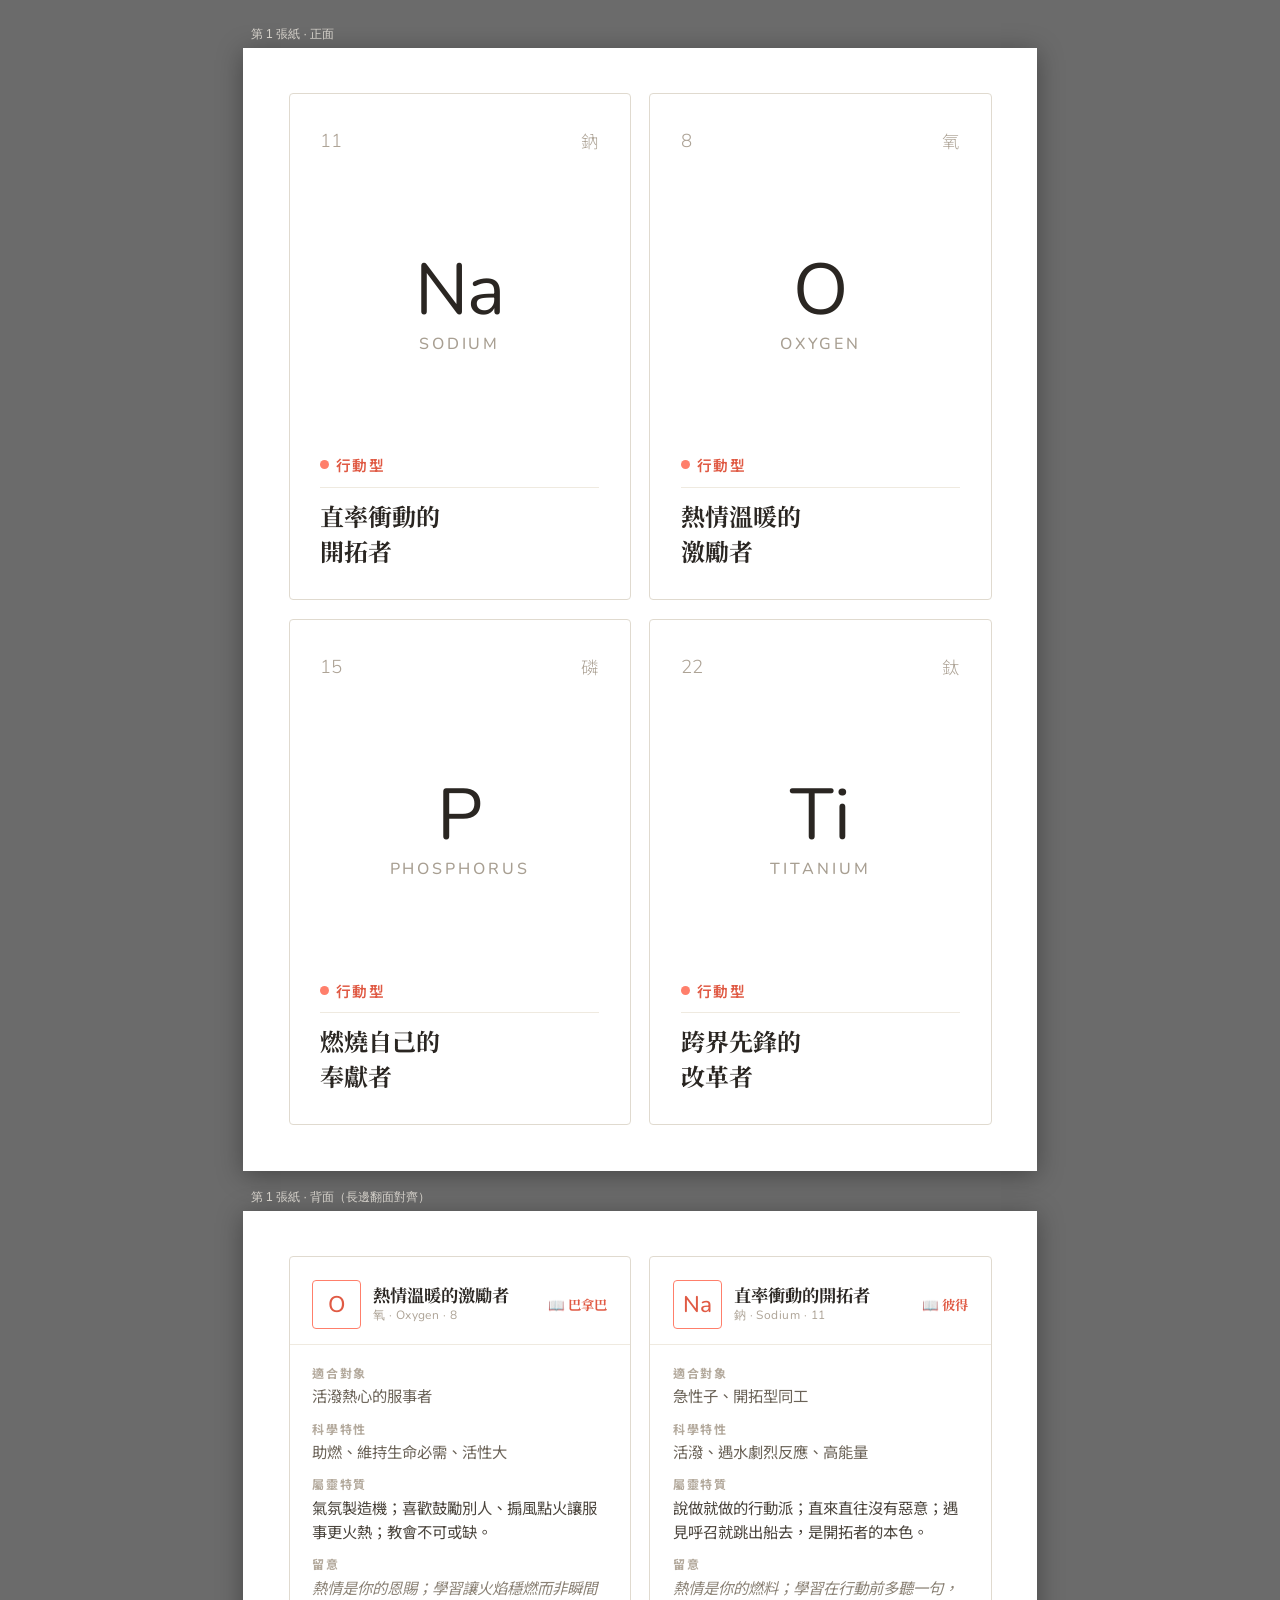
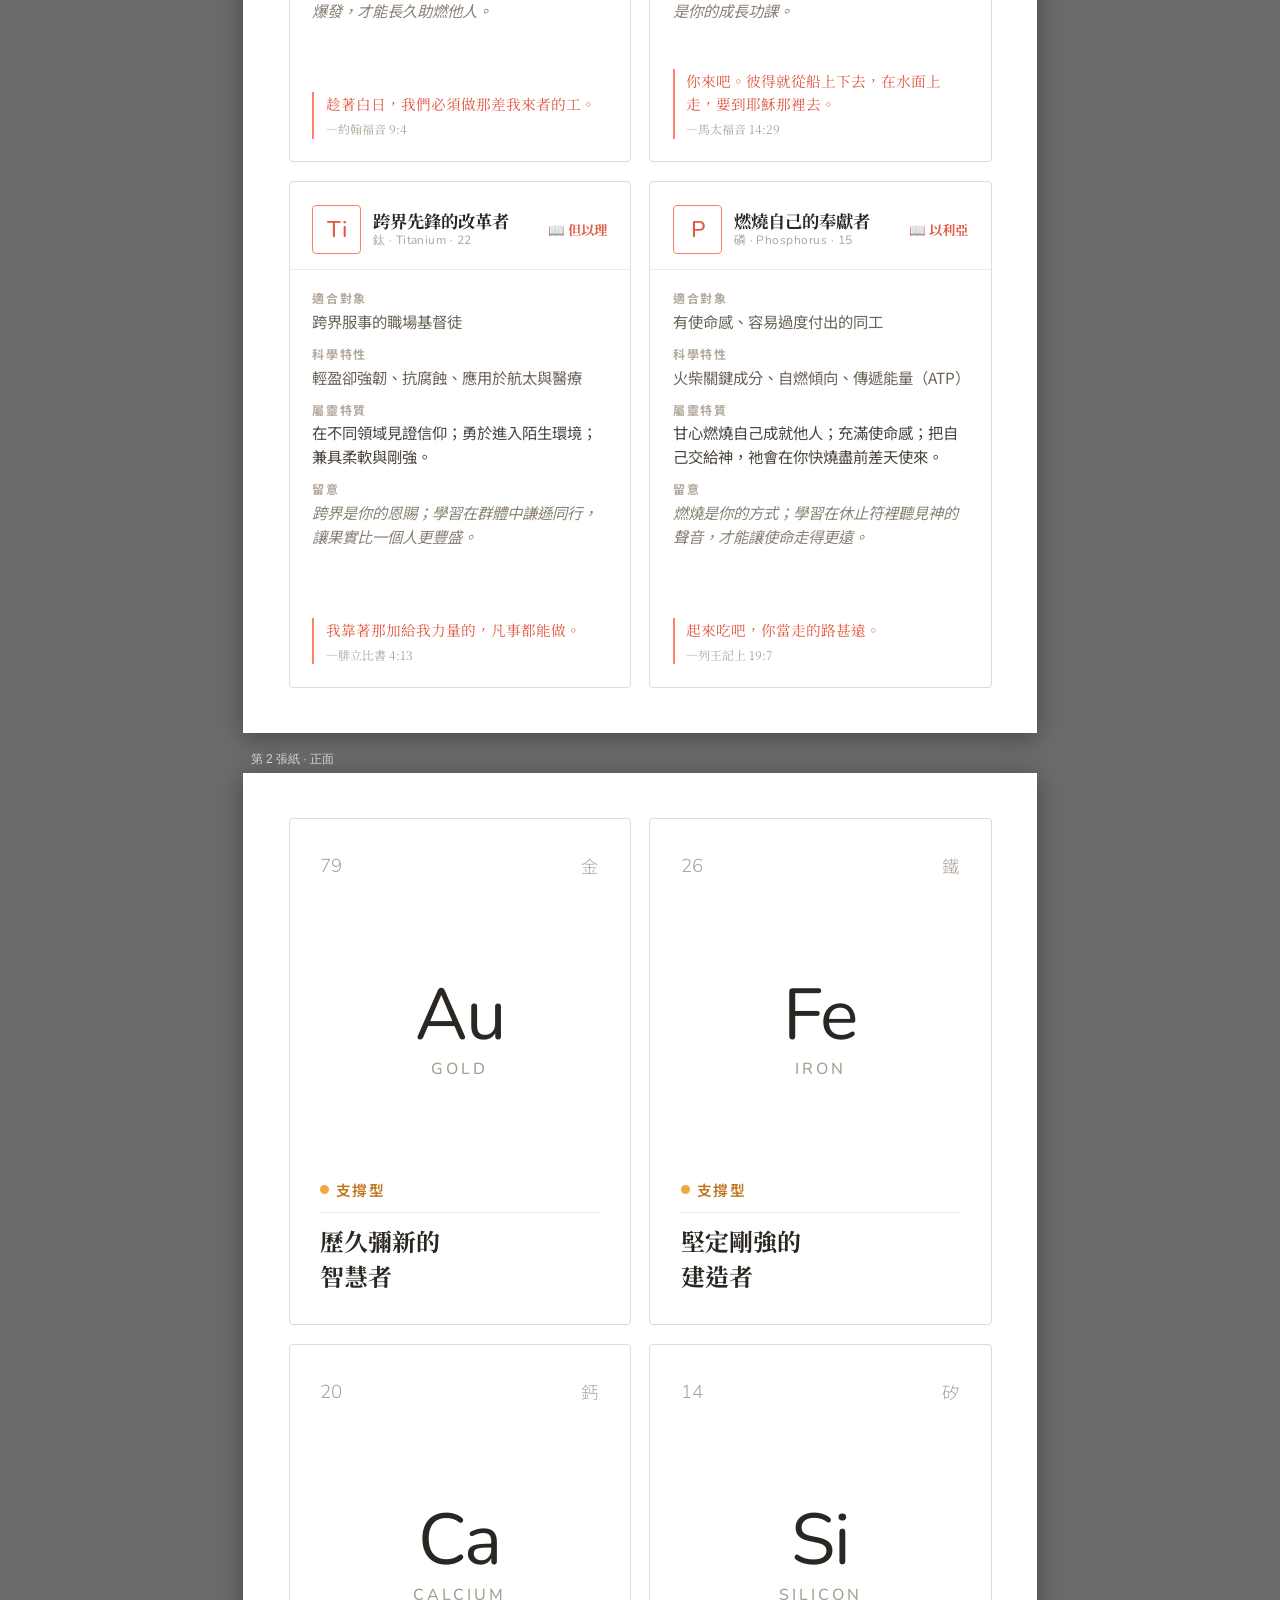
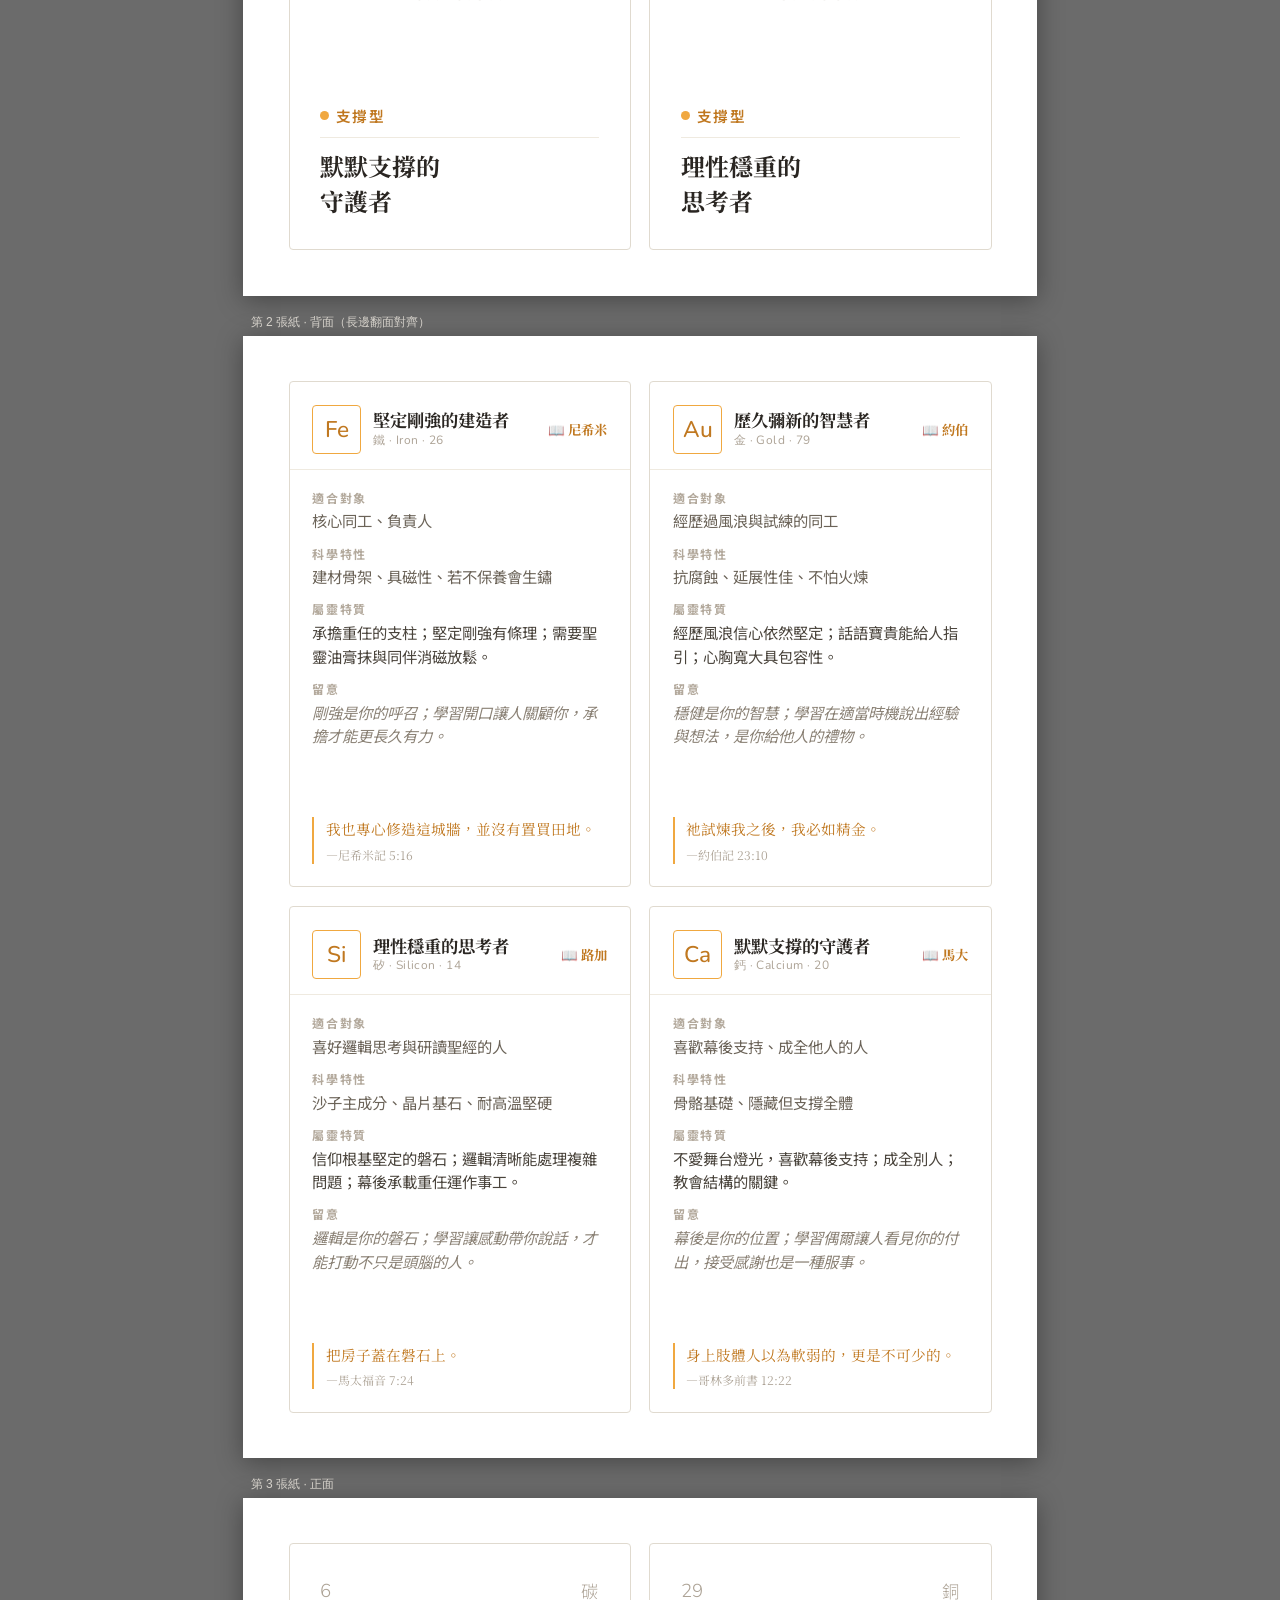
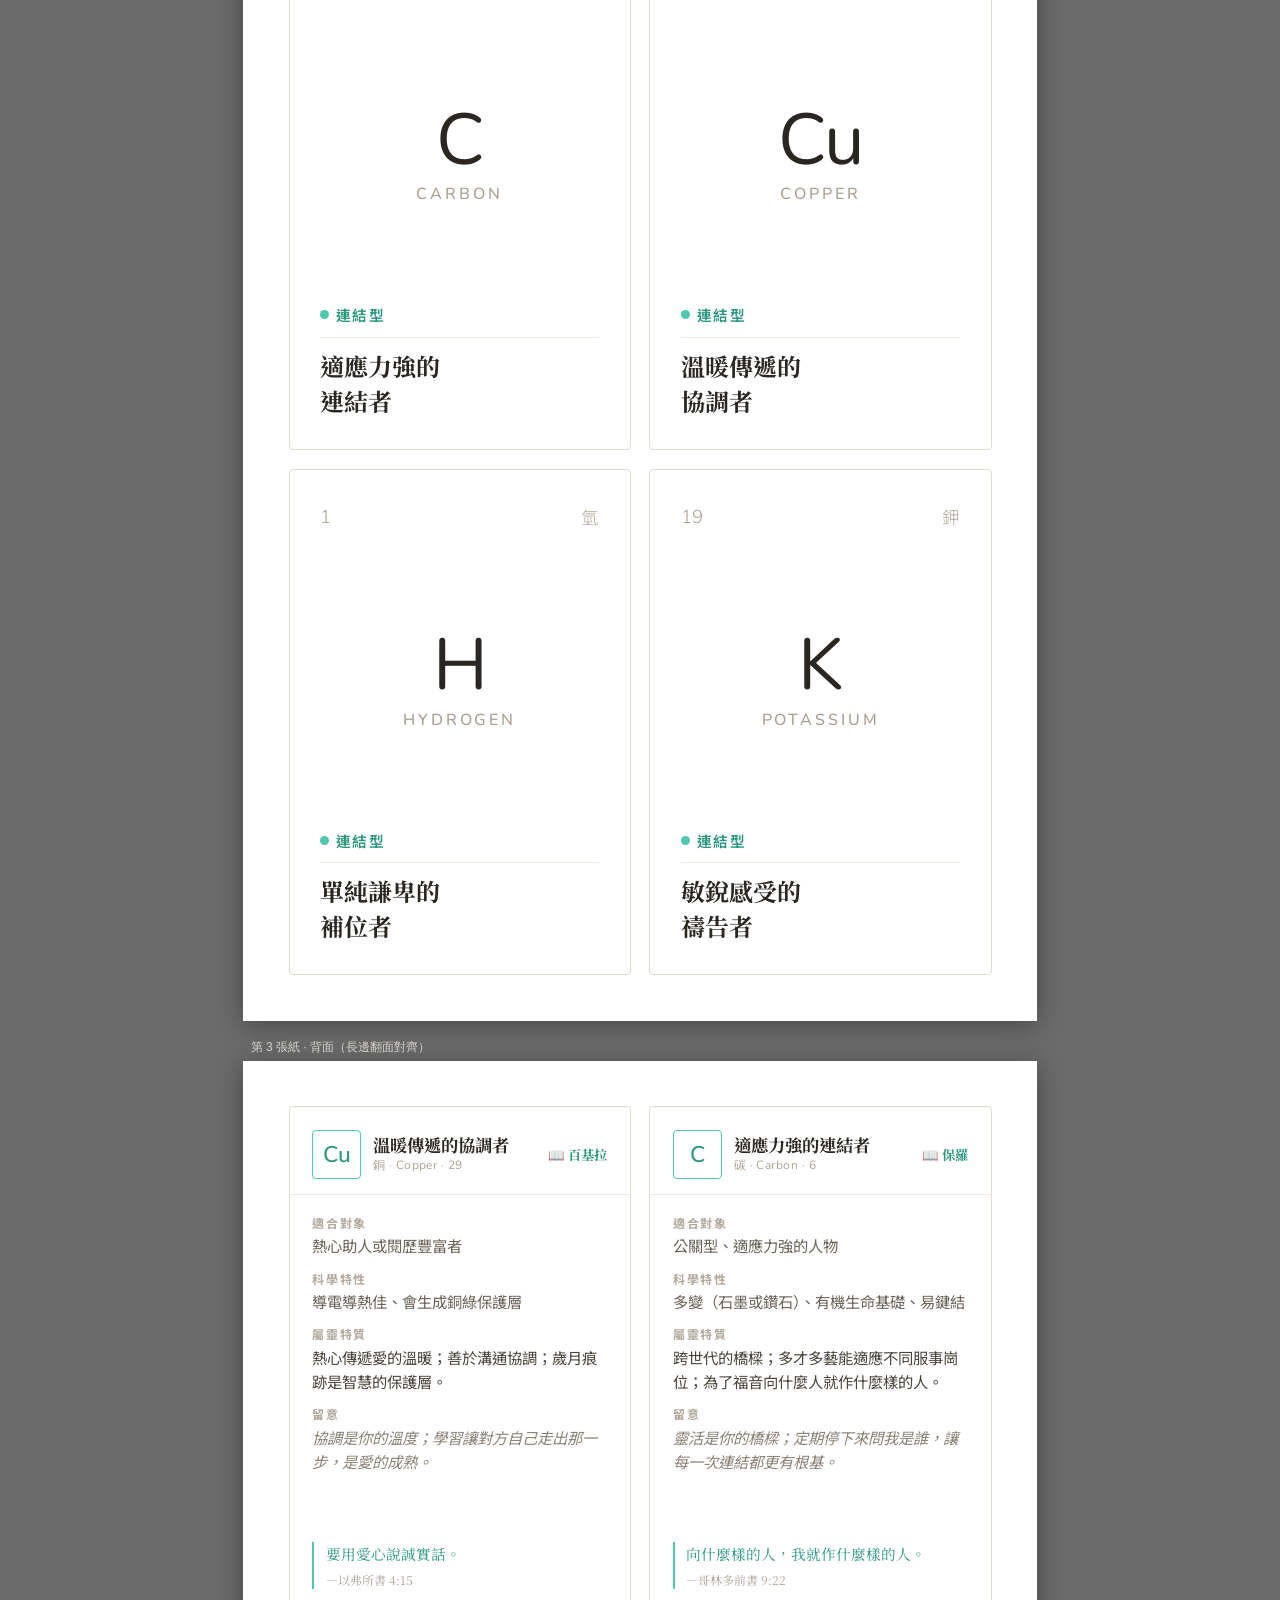
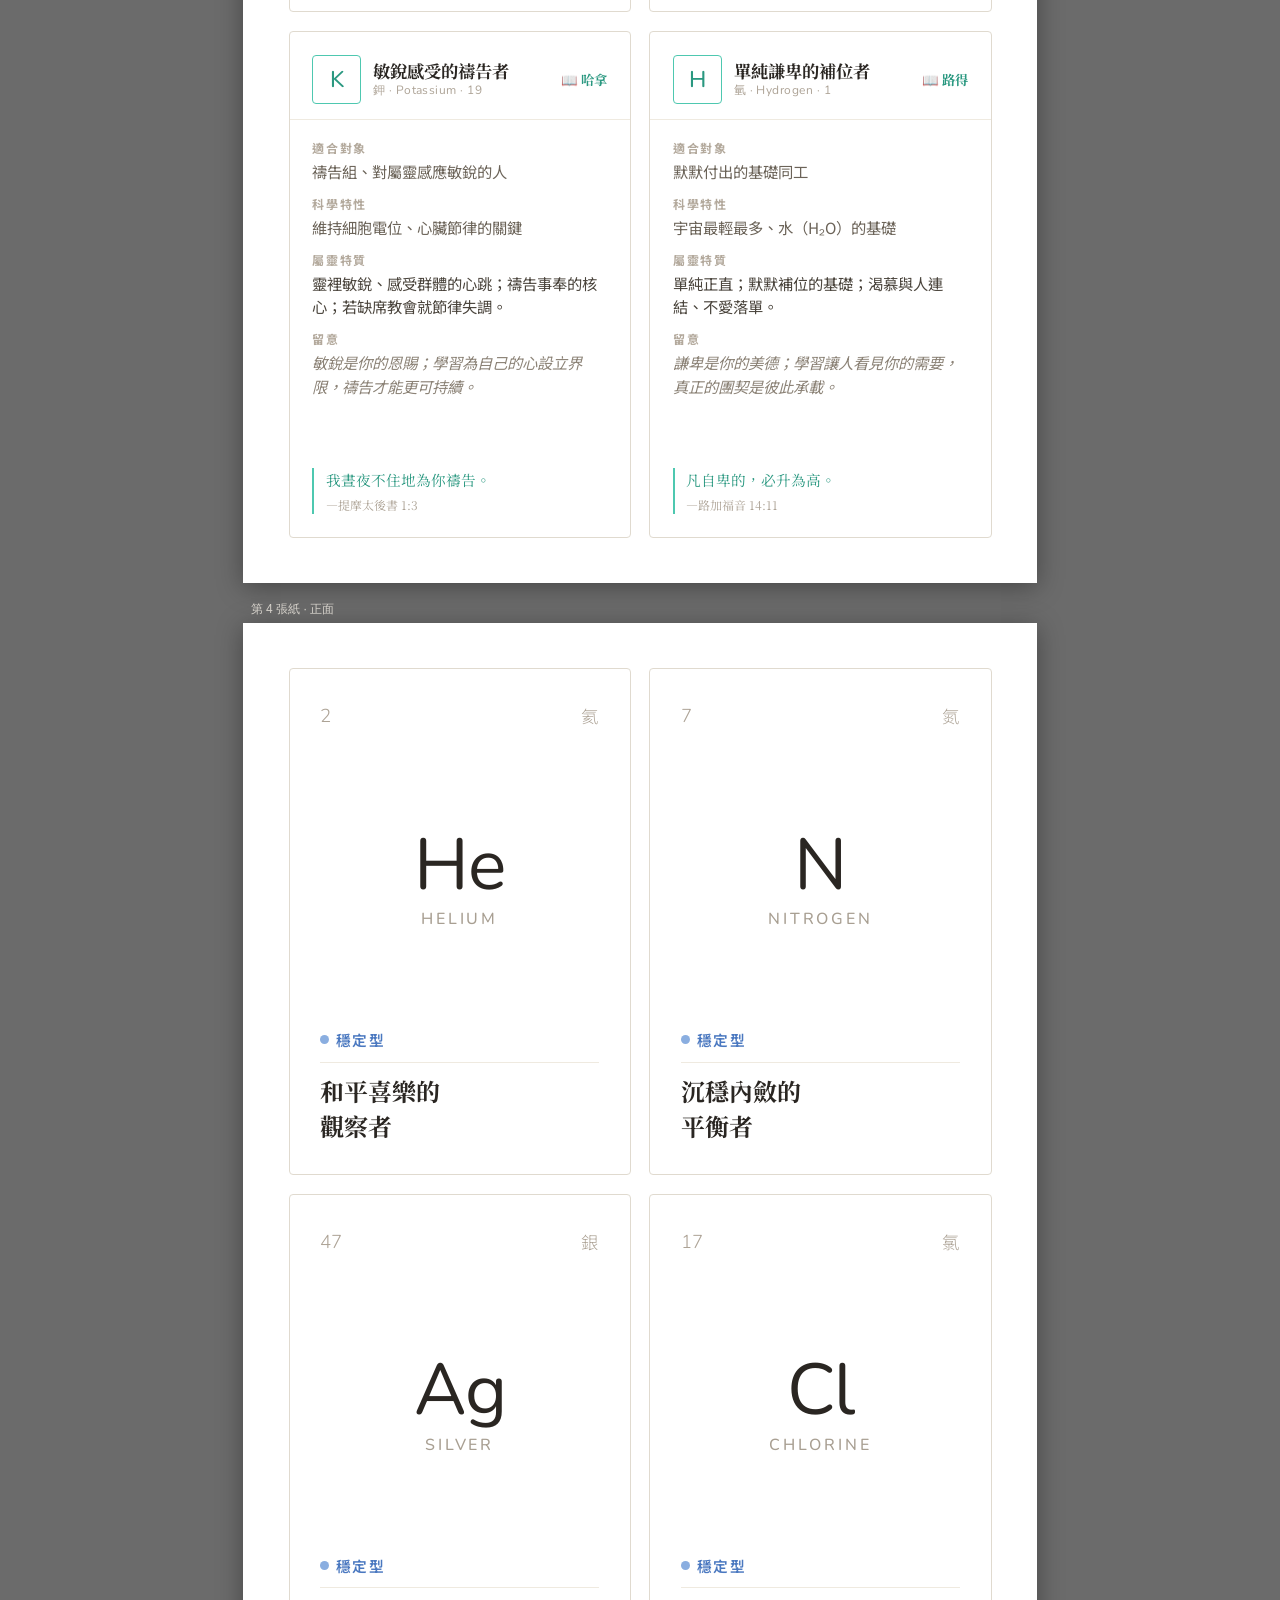
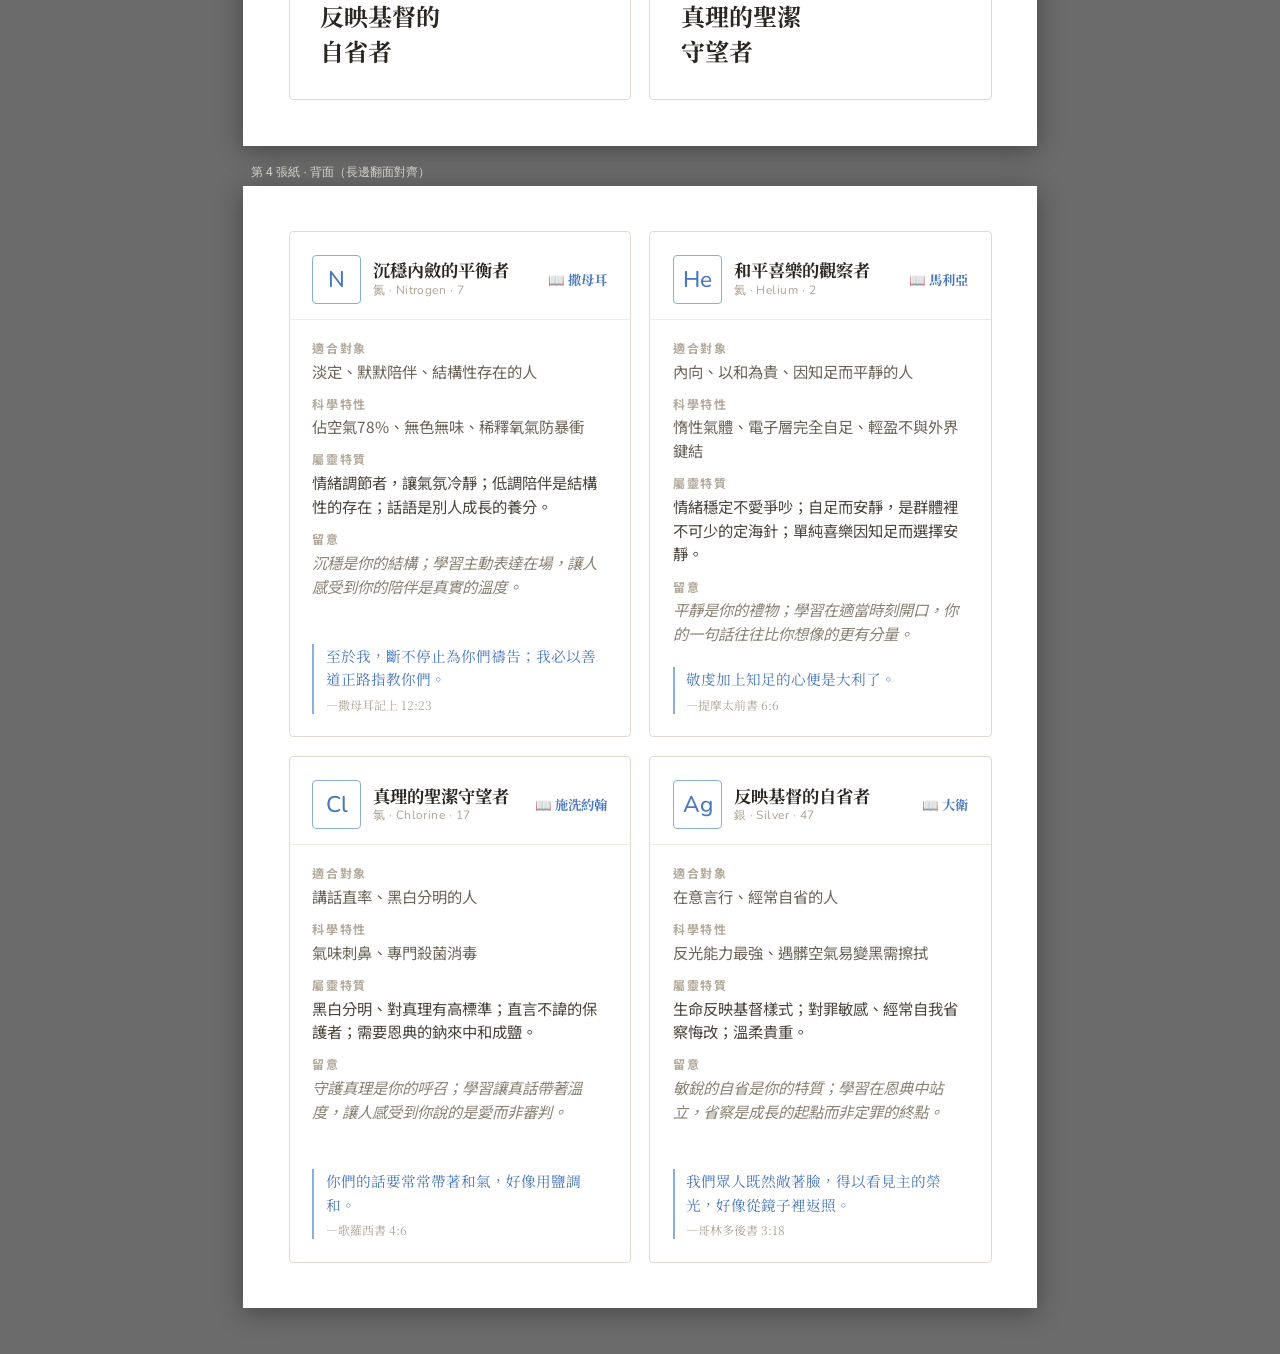
<file: print-fresh.html>
<!DOCTYPE html>
<html lang="zh-TW">
<head>
<meta charset="UTF-8">
<meta name="viewport" content="width=device-width, initial-scale=1">
<title>屬靈元素卡 · 簡約活潑 · 列印版</title>
<link rel="preconnect" href="https://fonts.googleapis.com">
<link rel="preconnect" href="https://fonts.gstatic.com" crossorigin>
<link href="https://fonts.googleapis.com/css2?family=Nunito:wght@300;400;500;600;700;800;900&family=Noto+Serif+TC:wght@400;500;600;700&family=Noto+Sans+TC:wght@300;400;500;700&display=swap" rel="stylesheet">
<style>
  * { margin:0; padding:0; box-sizing:border-box; }
  body { font-family:'Noto Sans TC',sans-serif; -webkit-print-color-adjust:exact; print-color-adjust:exact; }
  @page { size:A4 portrait; margin:0; }
  @media screen {
    body { background:#6b6b6b; padding:26px 0 40px; }
    .sheet { box-shadow:0 4px 24px rgba(0,0,0,.35); margin:0 auto 6px; }
    .slabel { font:500 12px sans-serif; color:#d6d2cb; width:210mm; margin:18px auto 5px; padding-left:2mm; }
    .slabel:first-child { margin-top:0; }
  }
  @media print {
    .slabel { display:none; }
    body { background:#fff; padding:0; }
    .sheet { box-shadow:none !important; margin:0 !important; }
  }
</style>
</head>
<body>
<div id="root"></div>
<script>
'use strict';
const ELEMENTS = [
  {sym:'Na',no:11,zh:'鈉',eng:'Sodium',type:'action',title:'直率衝動的<br>開拓者',target:'急性子、開拓型同工',sci:'活潑、遇水劇烈反應、高能量',sp:'說做就做的行動派；直來直往沒有惡意；遇見呼召就跳出船去，是開拓者的本色。',weak:'熱情是你的燃料；學習在行動前多聽一句，是你的成長功課。',verse:'你來吧。彼得就從船上下去，在水面上走，要到耶穌那裡去。\n—馬太福音 14:29',person:'彼得'},
  {sym:'O',no:8,zh:'氧',eng:'Oxygen',type:'action',title:'熱情溫暖的<br>激勵者',target:'活潑熱心的服事者',sci:'助燃、維持生命必需、活性大',sp:'氣氛製造機；喜歡鼓勵別人、搧風點火讓服事更火熱；教會不可或缺。',weak:'熱情是你的恩賜；學習讓火焰穩燃而非瞬間爆發，才能長久助燃他人。',verse:'趁著白日，我們必須做那差我來者的工。\n—約翰福音 9:4',person:'巴拿巴'},
  {sym:'P',no:15,zh:'磷',eng:'Phosphorus',type:'action',title:'燃燒自己的<br>奉獻者',target:'有使命感、容易過度付出的同工',sci:'火柴關鍵成分、自燃傾向、傳遞能量（ATP）',sp:'甘心燃燒自己成就他人；充滿使命感；把自己交給神，祂會在你快燒盡前差天使來。',weak:'燃燒是你的方式；學習在休止符裡聽見神的聲音，才能讓使命走得更遠。',verse:'起來吃吧，你當走的路甚遠。\n—列王記上 19:7',person:'以利亞'},
  {sym:'Ti',no:22,zh:'鈦',eng:'Titanium',type:'action',title:'跨界先鋒的<br>改革者',target:'跨界服事的職場基督徒',sci:'輕盈卻強韌、抗腐蝕、應用於航太與醫療',sp:'在不同領域見證信仰；勇於進入陌生環境；兼具柔軟與剛強。',weak:'跨界是你的恩賜；學習在群體中謙遜同行，讓果實比一個人更豐盛。',verse:'我靠著那加給我力量的，凡事都能做。\n—腓立比書 4:13',person:'但以理'},
  {sym:'Au',no:79,zh:'金',eng:'Gold',type:'structural',title:'歷久彌新的<br>智慧者',target:'經歷過風浪與試練的同工',sci:'抗腐蝕、延展性佳、不怕火煉',sp:'經歷風浪信心依然堅定；話語寶貴能給人指引；心胸寬大具包容性。',weak:'穩健是你的智慧；學習在適當時機說出經驗與想法，是你給他人的禮物。',verse:'祂試煉我之後，我必如精金。\n—約伯記 23:10',person:'約伯'},
  {sym:'Fe',no:26,zh:'鐵',eng:'Iron',type:'structural',title:'堅定剛強的<br>建造者',target:'核心同工、負責人',sci:'建材骨架、具磁性、若不保養會生鏽',sp:'承擔重任的支柱；堅定剛強有條理；需要聖靈油膏抹與同伴消磁放鬆。',weak:'剛強是你的呼召；學習開口讓人關顧你，承擔才能更長久有力。',verse:'我也專心修造這城牆，並沒有置買田地。\n—尼希米記 5:16',person:'尼希米'},
  {sym:'Ca',no:20,zh:'鈣',eng:'Calcium',type:'structural',title:'默默支撐的<br>守護者',target:'喜歡幕後支持、成全他人的人',sci:'骨骼基礎、隱藏但支撐全體',sp:'不愛舞台燈光，喜歡幕後支持；成全別人；教會結構的關鍵。',weak:'幕後是你的位置；學習偶爾讓人看見你的付出，接受感謝也是一種服事。',verse:'身上肢體人以為軟弱的，更是不可少的。\n—哥林多前書 12:22',person:'馬大'},
  {sym:'Si',no:14,zh:'矽',eng:'Silicon',type:'structural',title:'理性穩重的<br>思考者',target:'喜好邏輯思考與研讀聖經的人',sci:'沙子主成分、晶片基石、耐高溫堅硬',sp:'信仰根基堅定的磐石；邏輯清晰能處理複雜問題；幕後承載重任運作事工。',weak:'邏輯是你的磐石；學習讓感動帶你說話，才能打動不只是頭腦的人。',verse:'把房子蓋在磐石上。\n—馬太福音 7:24',person:'路加'},
  {sym:'C',no:6,zh:'碳',eng:'Carbon',type:'relational',title:'適應力強的<br>連結者',target:'公關型、適應力強的人物',sci:'多變（石墨或鑽石）、有機生命基礎、易鍵結',sp:'跨世代的橋樑；多才多藝能適應不同服事崗位；為了福音向什麼人就作什麼樣的人。',weak:'靈活是你的橋樑；定期停下來問我是誰，讓每一次連結都更有根基。',verse:'向什麼樣的人，我就作什麼樣的人。\n—哥林多前書 9:22',person:'保羅'},
  {sym:'Cu',no:29,zh:'銅',eng:'Copper',type:'relational',title:'溫暖傳遞的<br>協調者',target:'熱心助人或閱歷豐富者',sci:'導電導熱佳、會生成銅綠保護層',sp:'熱心傳遞愛的溫暖；善於溝通協調；歲月痕跡是智慧的保護層。',weak:'協調是你的溫度；學習讓對方自己走出那一步，是愛的成熟。',verse:'要用愛心說誠實話。\n—以弗所書 4:15',person:'百基拉'},
  {sym:'H',no:1,zh:'氫',eng:'Hydrogen',type:'relational',title:'單純謙卑的<br>補位者',target:'默默付出的基礎同工',sci:'宇宙最輕最多、水（H₂O）的基礎',sp:'單純正直；默默補位的基礎；渴慕與人連結、不愛落單。',weak:'謙卑是你的美德；學習讓人看見你的需要，真正的團契是彼此承載。',verse:'凡自卑的，必升為高。\n—路加福音 14:11',person:'路得'},
  {sym:'K',no:19,zh:'鉀',eng:'Potassium',type:'relational',title:'敏銳感受的<br>禱告者',target:'禱告組、對屬靈感應敏銳的人',sci:'維持細胞電位、心臟節律的關鍵',sp:'靈裡敏銳、感受群體的心跳；禱告事奉的核心；若缺席教會就節律失調。',weak:'敏銳是你的恩賜；學習為自己的心設立界限，禱告才能更可持續。',verse:'我晝夜不住地為你禱告。\n—提摩太後書 1:3',person:'哈拿'},
  {sym:'He',no:2,zh:'氦',eng:'Helium',type:'stabilizing',title:'和平喜樂的<br>觀察者',target:'內向、以和為貴、因知足而平靜的人',sci:'惰性氣體、電子層完全自足、輕盈不與外界鍵結',sp:'情緒穩定不愛爭吵；自足而安靜，是群體裡不可少的定海針；單純喜樂因知足而選擇安靜。',weak:'平靜是你的禮物；學習在適當時刻開口，你的一句話往往比你想像的更有分量。',verse:'敬虔加上知足的心便是大利了。\n—提摩太前書 6:6',person:'馬利亞'},
  {sym:'N',no:7,zh:'氮',eng:'Nitrogen',type:'stabilizing',title:'沉穩內斂的<br>平衡者',target:'淡定、默默陪伴、結構性存在的人',sci:'佔空氣78%、無色無味、稀釋氧氣防暴衝',sp:'情緒調節者，讓氣氛冷靜；低調陪伴是結構性的存在；話語是別人成長的養分。',weak:'沉穩是你的結構；學習主動表達在場，讓人感受到你的陪伴是真實的溫度。',verse:'至於我，斷不停止為你們禱告；我必以善道正路指教你們。\n—撒母耳記上 12:23',person:'撒母耳'},
  {sym:'Ag',no:47,zh:'銀',eng:'Silver',type:'stabilizing',title:'反映基督的<br>自省者',target:'在意言行、經常自省的人',sci:'反光能力最強、遇髒空氣易變黑需擦拭',sp:'生命反映基督樣式；對罪敏感、經常自我省察悔改；溫柔貴重。',weak:'敏銳的自省是你的特質；學習在恩典中站立，省察是成長的起點而非定罪的終點。',verse:'我們眾人既然敞著臉，得以看見主的榮光，好像從鏡子裡返照。\n—哥林多後書 3:18',person:'大衛'},
  {sym:'Cl',no:17,zh:'氯',eng:'Chlorine',type:'stabilizing',title:'真理的聖潔<br>守望者',target:'講話直率、黑白分明的人',sci:'氣味刺鼻、專門殺菌消毒',sp:'黑白分明、對真理有高標準；直言不諱的保護者；需要恩典的鈉來中和成鹽。',weak:'守護真理是你的呼召；學習讓真話帶著溫度，讓人感受到你說的是愛而非審判。',verse:'你們的話要常常帶著和氣，好像用鹽調和。\n—歌羅西書 4:6',person:'施洗約翰'}
];

const THEME = {
  action:      ['#FF7F6B','#E05A44'],
  structural:  ['#F0A840','#C07820'],
  relational:  ['#4EC8B0','#2A9880'],
  stabilizing: ['#8AAEE0','#4A78C0']
};
const TYPE_NAME = {
  action:'行動型', structural:'支撐型', relational:'連結型', stabilizing:'穩定型'
};

function buildCard(el) {
  const t = THEME[el.type];
  const parts = el.title.split('<br>');
  let vtext = el.verse, vref = '';
  const i = el.verse.indexOf('\n—');
  if (i !== -1) { vtext = el.verse.slice(0, i); vref = el.verse.slice(i + 1); }
  return Object.assign({}, el, {
    c: t[0], cDeep: t[1],
    typeName: TYPE_NAME[el.type],
    titleA: parts[0], titleB: parts[1] || '', hasTitleB: !!parts[1],
    verseText: vtext, verseRef: vref
  });
}

function frontCard(c) {
  return '<div style="height:100%;background:#fff;border:1px solid #E0DACF;border-radius:4px;padding:9mm 8mm 8mm;display:flex;flex-direction:column;">'
    + '<div style="display:flex;justify-content:space-between;align-items:flex-start;">'
      + '<span style="font:300 14pt \'Nunito\';color:#ADA396;">' + c.no + '</span>'
      + '<span style="font:300 13pt \'Noto Sans TC\';color:#ADA396;letter-spacing:.1em;">' + c.zh + '</span>'
    + '</div>'
    + '<div style="flex:1;display:flex;flex-direction:column;align-items:center;justify-content:center;gap:2mm;">'
      + '<div style="font:400 54pt/1 \'Nunito\';color:#2A2622;letter-spacing:-1px;">' + c.sym + '</div>'
      + '<div style="font:500 12pt \'Nunito\';letter-spacing:.18em;text-transform:uppercase;color:#A89F92;">' + c.eng + '</div>'
    + '</div>'
    + '<div style="display:flex;align-items:center;gap:7px;margin-bottom:3mm;">'
      + '<span style="width:9px;height:9px;border-radius:50%;background:' + c.c + ';"></span>'
      + '<span style="font:600 11pt \'Noto Sans TC\';letter-spacing:.12em;color:' + c.cDeep + ';">' + c.typeName + '</span>'
    + '</div>'
    + '<div style="height:1px;background:#EFEAE0;margin-bottom:3mm;"></div>'
    + '<div style="font:700 18pt/1.45 \'Noto Serif TC\';color:#2A2622;">'
      + '<div>' + c.titleA + '</div>'
      + (c.hasTitleB ? '<div>' + c.titleB + '</div>' : '')
    + '</div>'
  + '</div>';
}

function backCard(c) {
  return '<div style="height:100%;background:#fff;border:1px solid #E0DACF;border-radius:4px;display:flex;flex-direction:column;overflow:hidden;">'
    + '<div style="padding:6mm 6mm 4mm;display:flex;align-items:center;gap:3mm;border-bottom:1px solid #EFEAE0;">'
      + '<div style="width:13mm;height:13mm;flex-shrink:0;border:1.5px solid ' + c.c + ';border-radius:4px;display:flex;align-items:center;justify-content:center;font:500 17pt \'Nunito\';color:' + c.cDeep + ';">' + c.sym + '</div>'
      + '<div style="flex:1;min-width:0;">'
        + '<div style="font:700 13pt/1.3 \'Noto Serif TC\';color:#2A2622;">' + c.titleA + c.titleB + '</div>'
        + '<div style="font:400 9pt \'Nunito\';color:#ADA396;letter-spacing:.04em;">' + c.zh + ' · ' + c.eng + ' · ' + c.no + '</div>'
      + '</div>'
      + (c.person ? '<div style="font:700 10pt \'Noto Serif TC\';color:' + c.cDeep + ';flex-shrink:0;">📖 ' + c.person + '</div>' : '')
    + '</div>'
    + '<div style="flex:1;padding:5mm 6mm 6mm;display:flex;flex-direction:column;">'
      + '<div style="font:700 9pt \'Noto Sans TC\';letter-spacing:.14em;color:#B3A99C;margin-bottom:1mm;">適合對象</div>'
      + '<div style="font:400 11.5pt/1.55 \'Noto Sans TC\';color:#6B6358;margin-bottom:3mm;">' + c.target + '</div>'
      + '<div style="font:700 9pt \'Noto Sans TC\';letter-spacing:.14em;color:#B3A99C;margin-bottom:1mm;">科學特性</div>'
      + '<div style="font:400 11.5pt/1.55 \'Noto Sans TC\';color:#6B6358;margin-bottom:3mm;">' + c.sci + '</div>'
      + '<div style="font:700 9pt \'Noto Sans TC\';letter-spacing:.14em;color:#B3A99C;margin-bottom:1mm;">屬靈特質</div>'
      + '<div style="font:400 11.5pt/1.55 \'Noto Sans TC\';color:#4A443C;margin-bottom:3mm;">' + c.sp + '</div>'
      + '<div style="font:700 9pt \'Noto Sans TC\';letter-spacing:.14em;color:#B3A99C;margin-bottom:1mm;">留意</div>'
      + '<div style="font:italic 400 11.5pt/1.55 \'Noto Sans TC\';color:#8C8377;margin-bottom:3mm;">' + c.weak + '</div>'
      + '<div style="margin-top:auto;border-left:2px solid ' + c.c + ';padding-left:3mm;font:400 11pt/1.6 \'Noto Serif TC\';color:' + c.cDeep + ';">'
        + c.verseText
        + '<span style="display:block;font-size:9pt;color:#ADA396;margin-top:1mm;">' + c.verseRef + '</span>'
      + '</div>'
    + '</div>'
  + '</div>';
}

(function renderPages() {
  var cards = ELEMENTS.map(buildCard);
  var PER = 4;
  var sheets = Math.ceil(cards.length / PER);
  var sheetStyle = 'width:210mm;height:297mm;display:grid;grid-template-columns:1fr 1fr;grid-template-rows:1fr 1fr;gap:5mm;padding:12mm;background:#fff;page-break-after:always;break-after:page;';
  var html = '';

  for (var s = 0; s < sheets; s++) {
    var batch = cards.slice(s * PER, s * PER + PER);
    while (batch.length < PER) batch.push(null);

    html += '<div class="slabel">第 ' + (s + 1) + ' 張紙 · 正面</div>';
    html += '<div class="sheet" style="' + sheetStyle + '">';
    batch.forEach(function(c) { html += c ? frontCard(c) : '<div></div>'; });
    html += '</div>';

    var mirror = [batch[1], batch[0], batch[3], batch[2]];
    html += '<div class="slabel">第 ' + (s + 1) + ' 張紙 · 背面（長邊翻面對齊）</div>';
    html += '<div class="sheet" style="' + sheetStyle + '">';
    mirror.forEach(function(c) { html += c ? backCard(c) : '<div></div>'; });
    html += '</div>';
  }

  document.getElementById('root').innerHTML = html;
})();
</script>
</body>
</html>
</file>
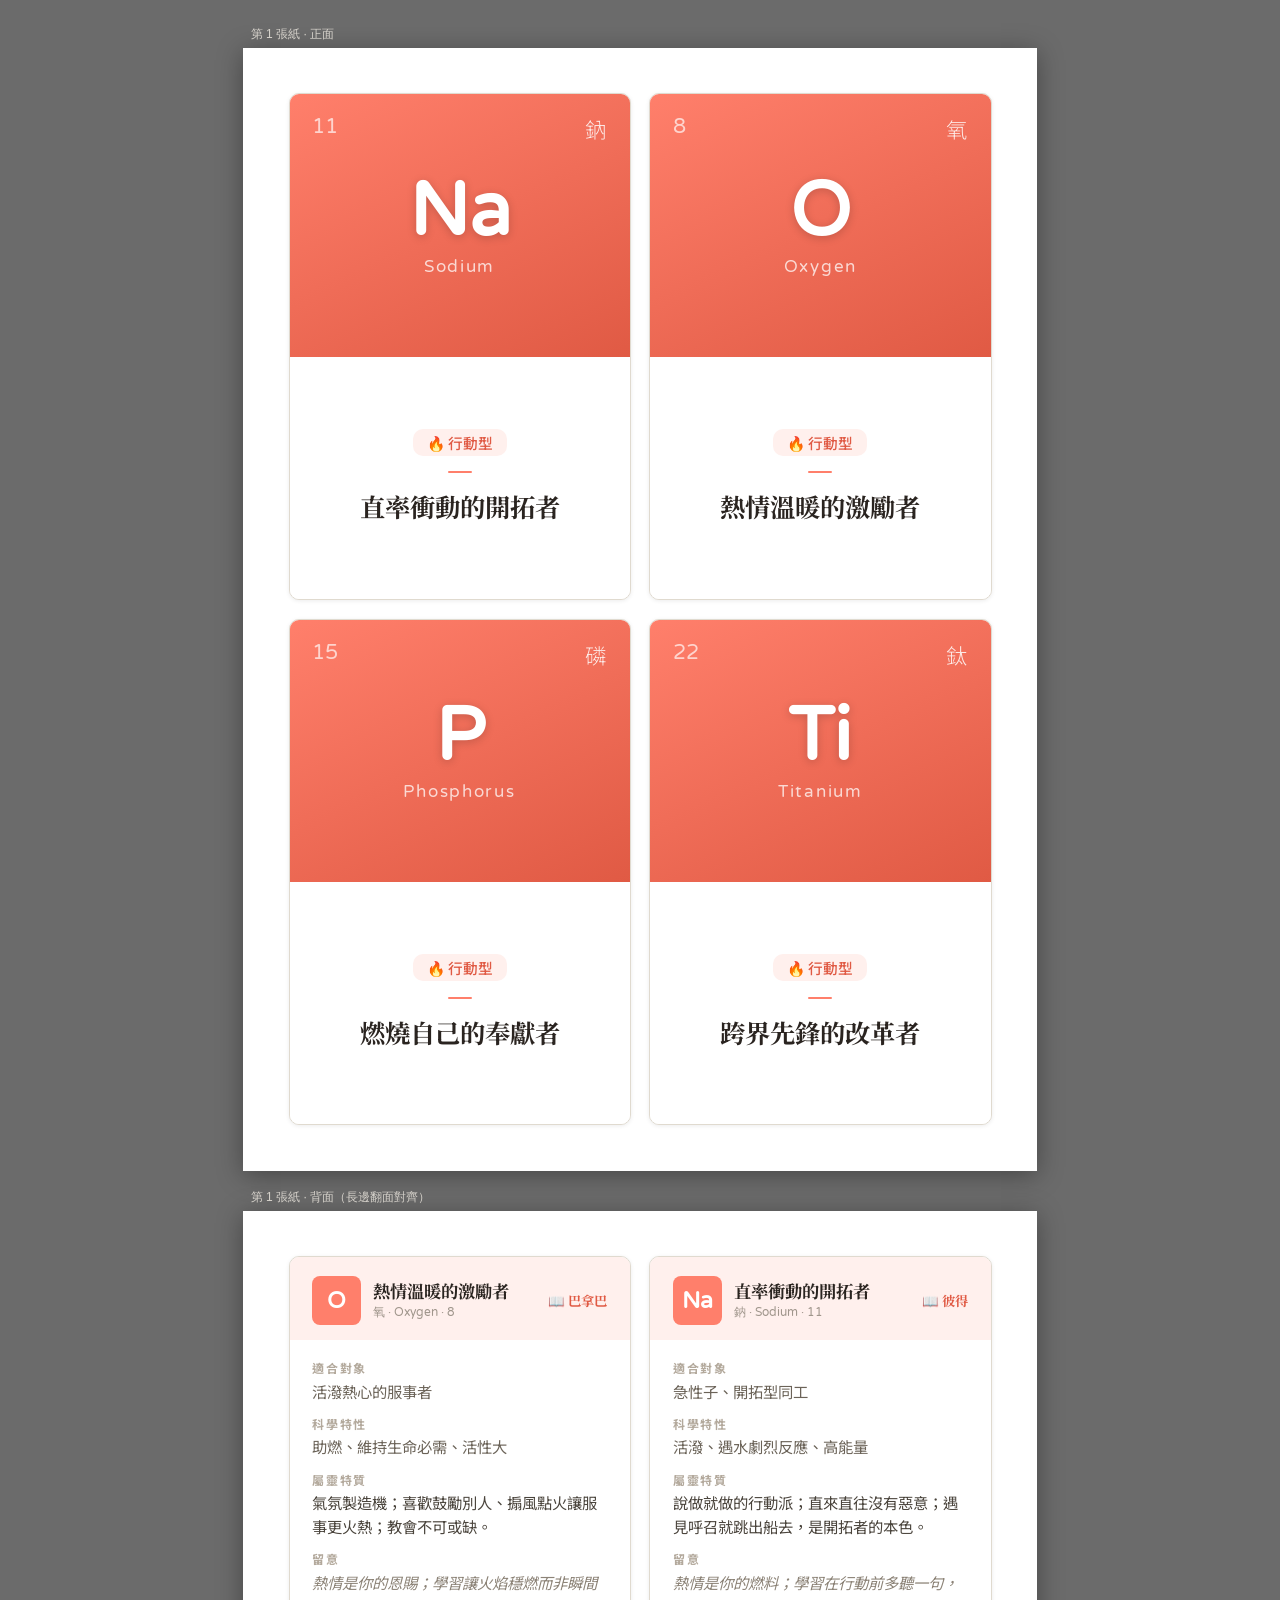
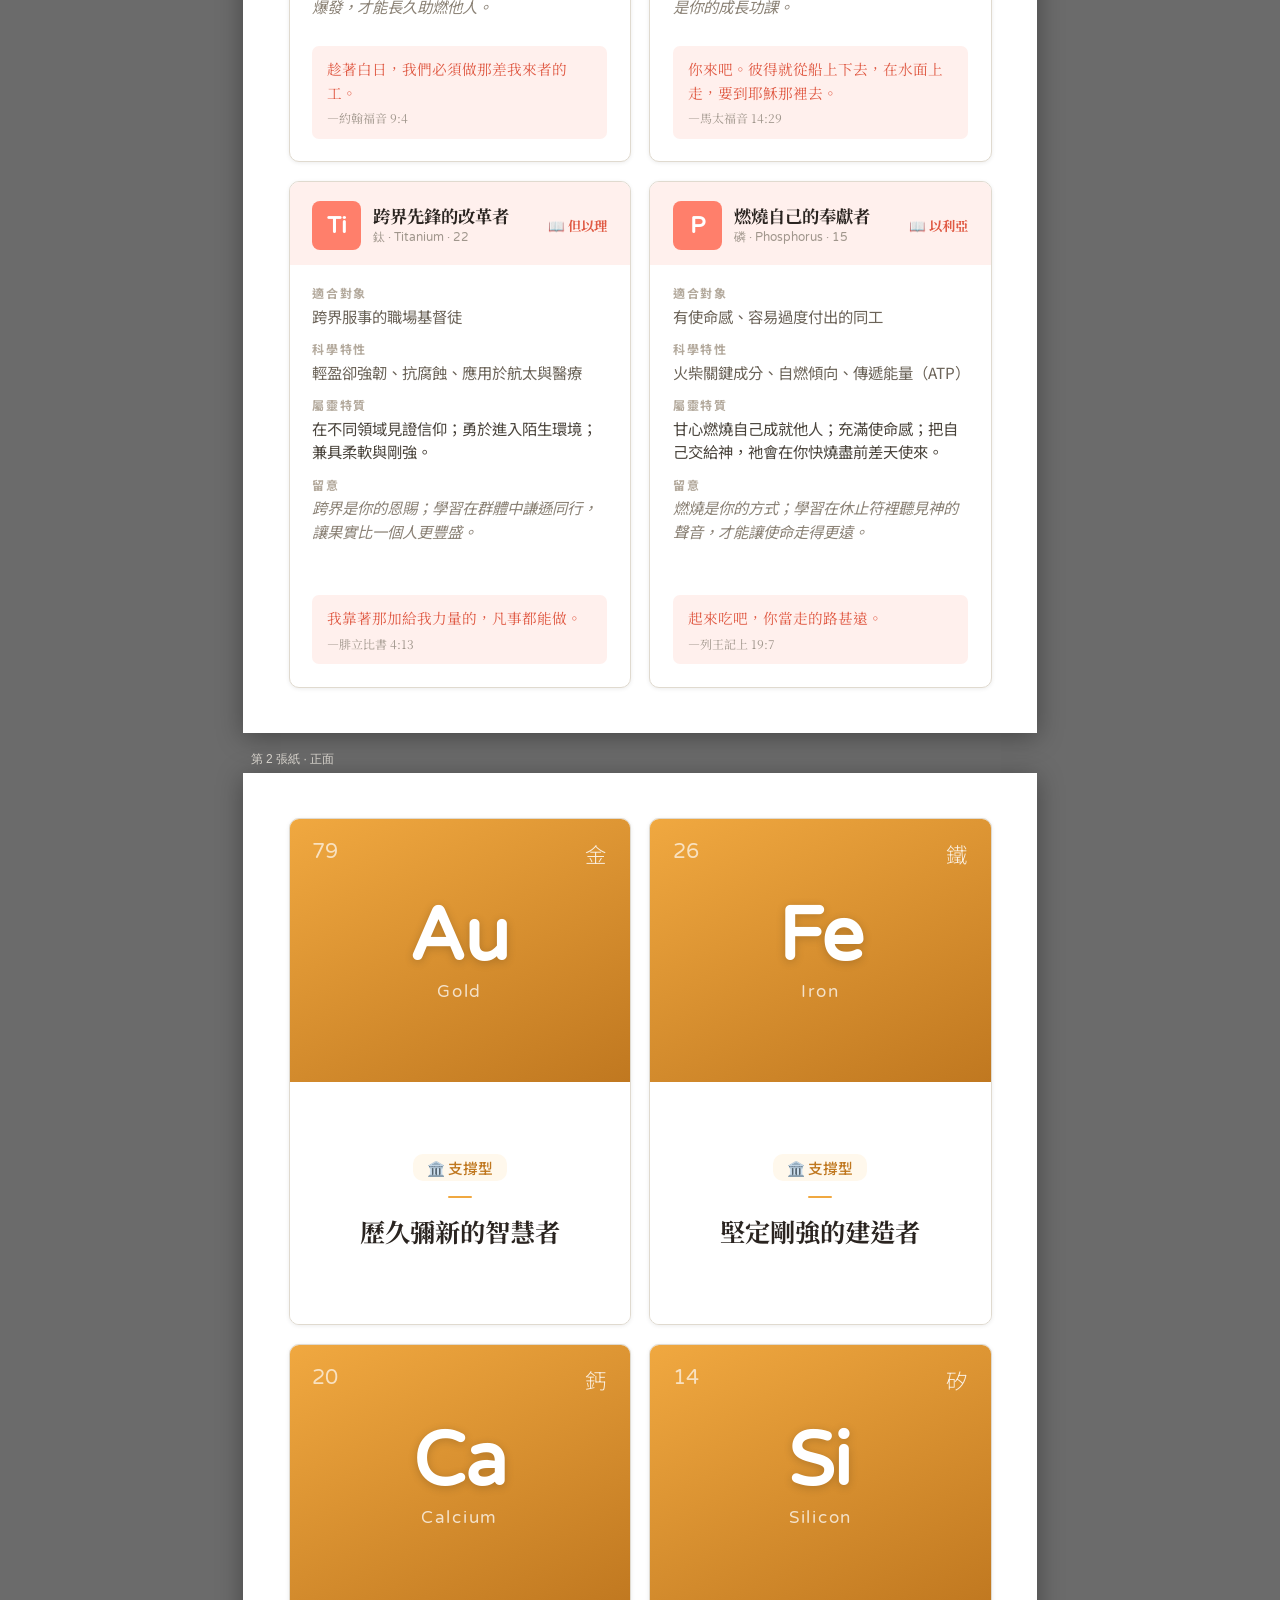
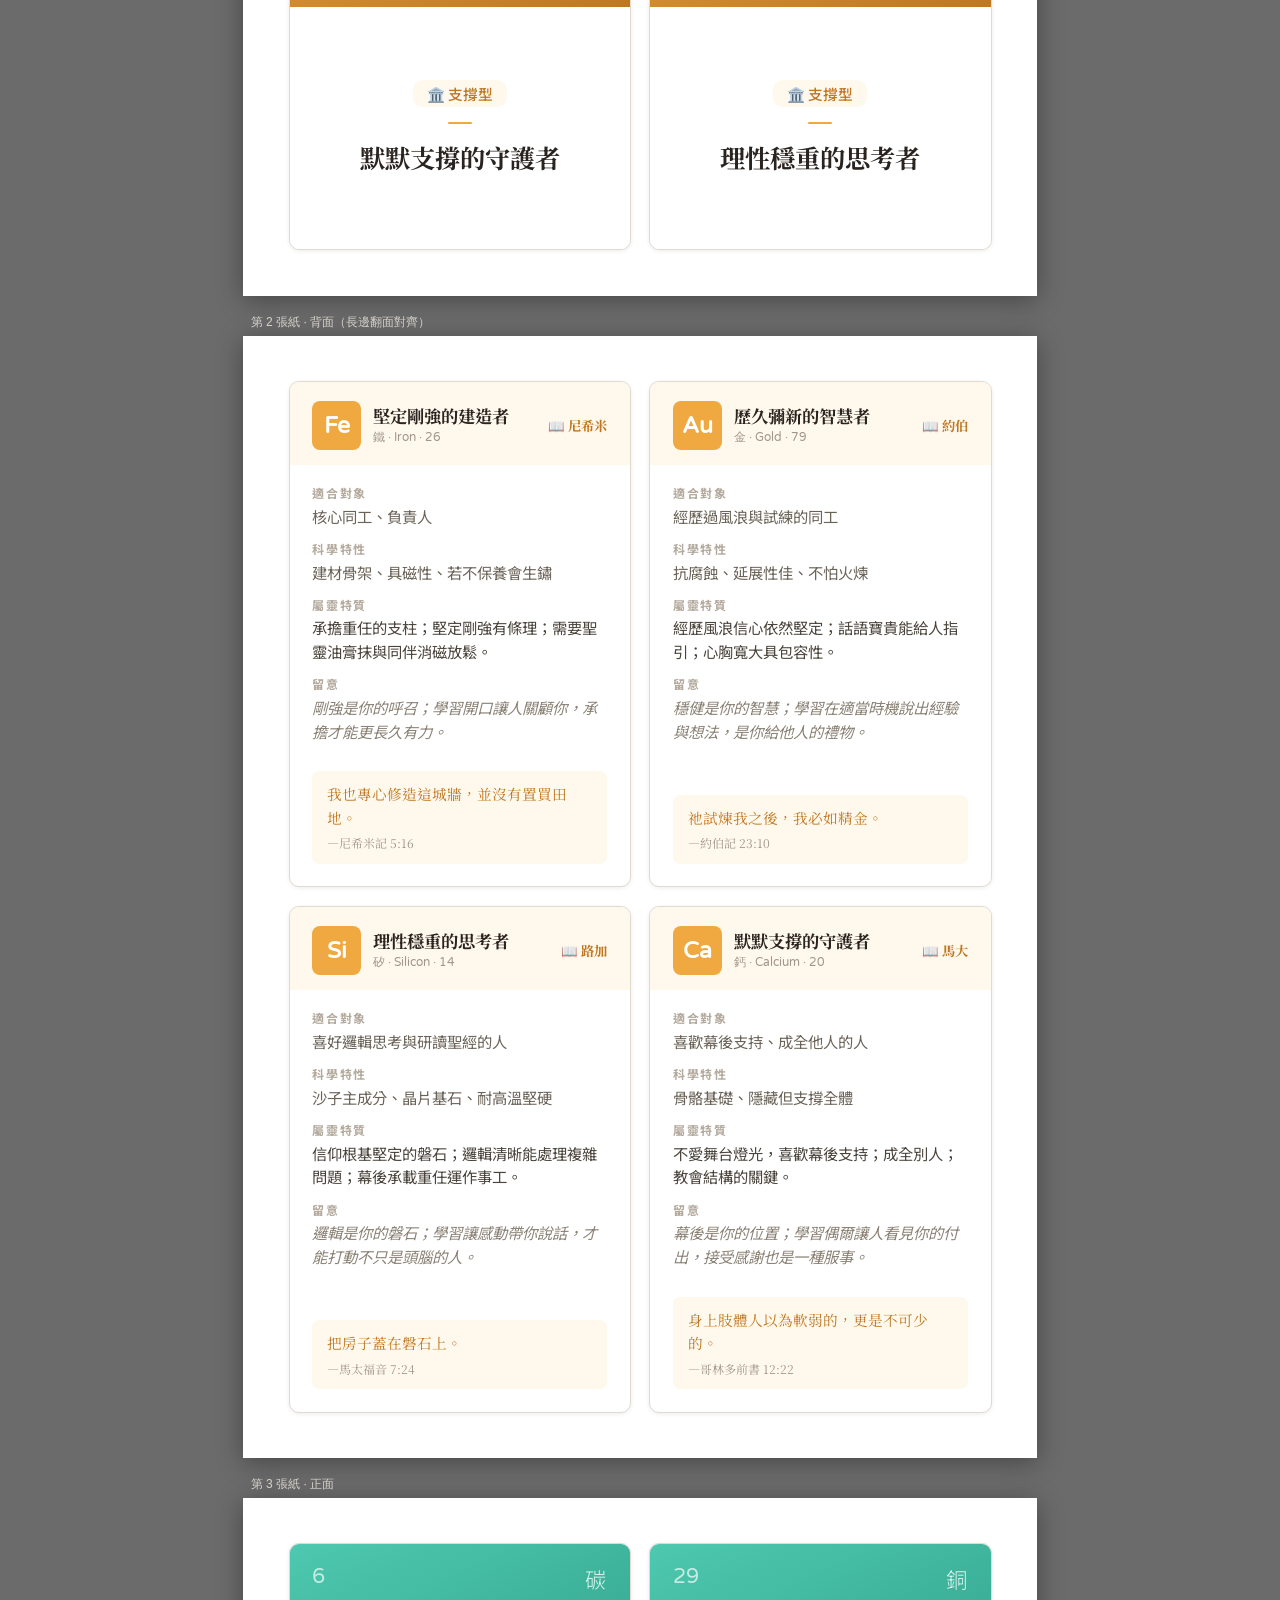
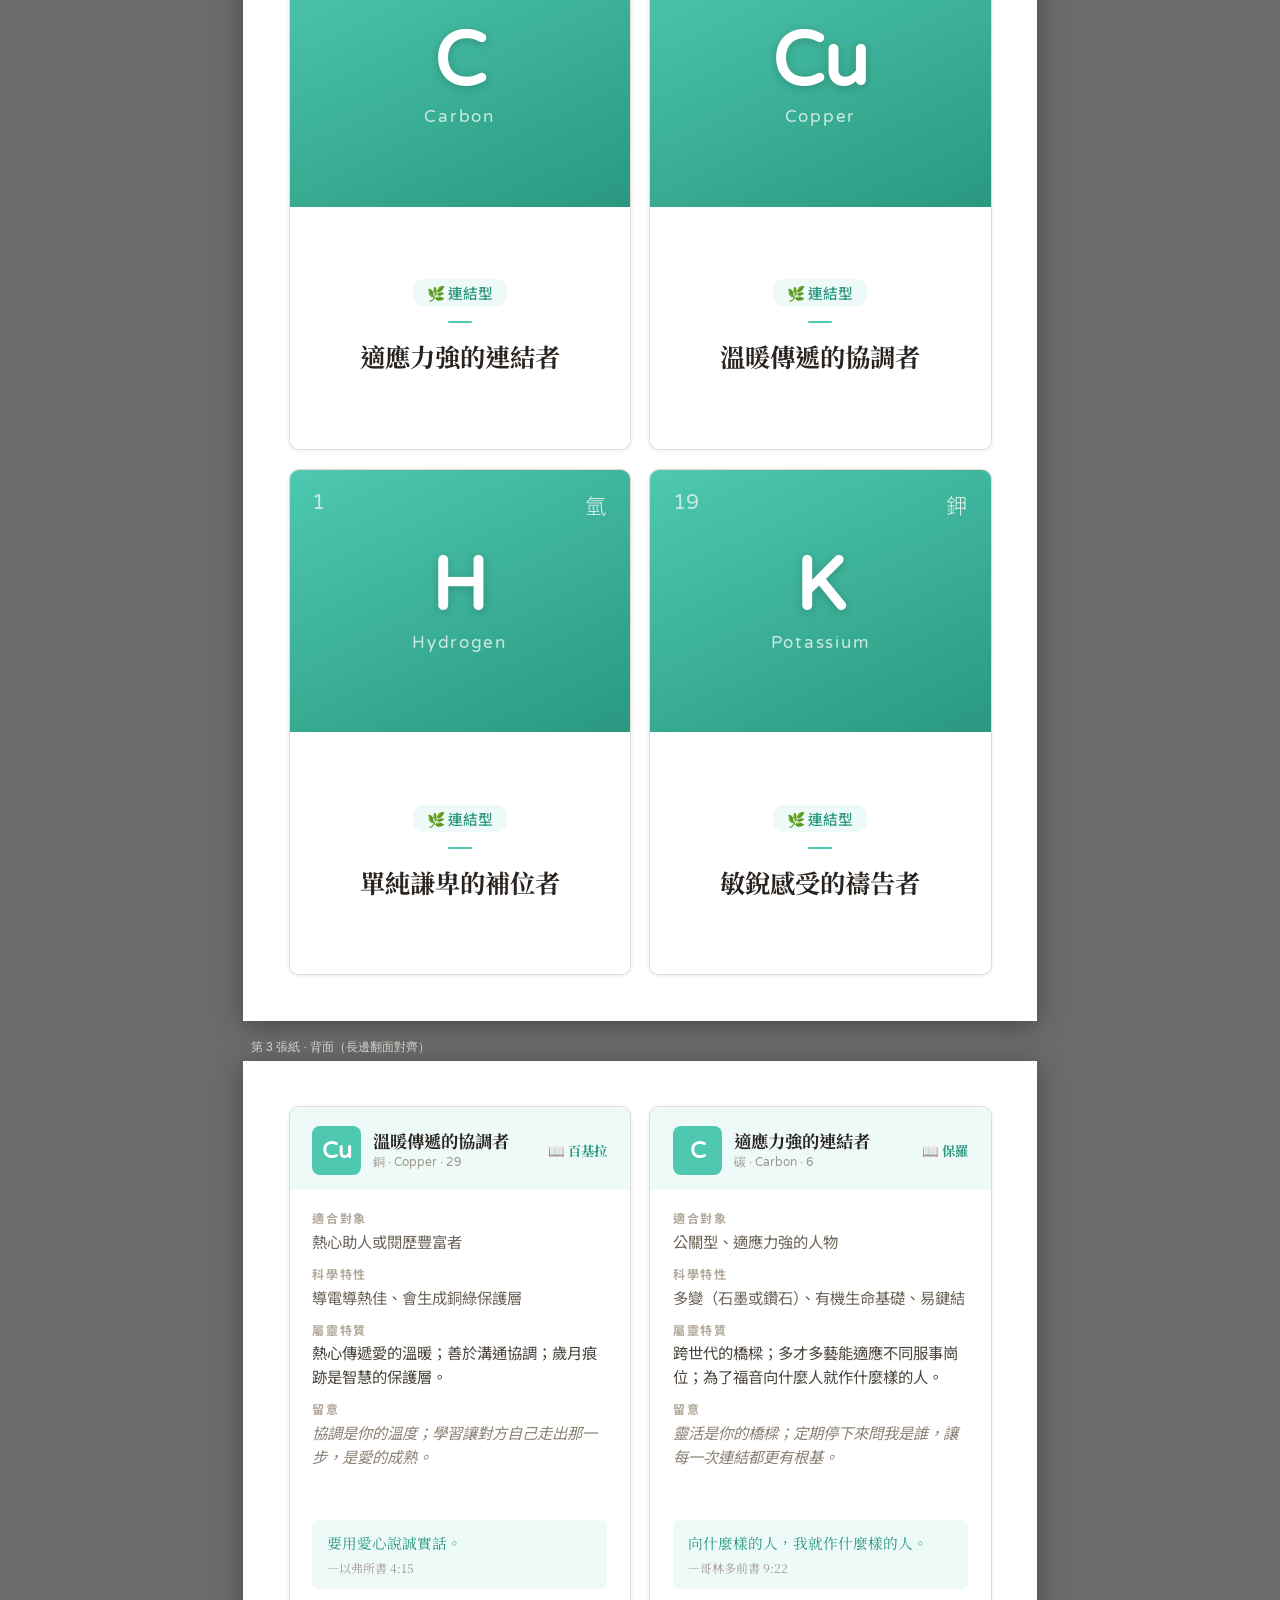
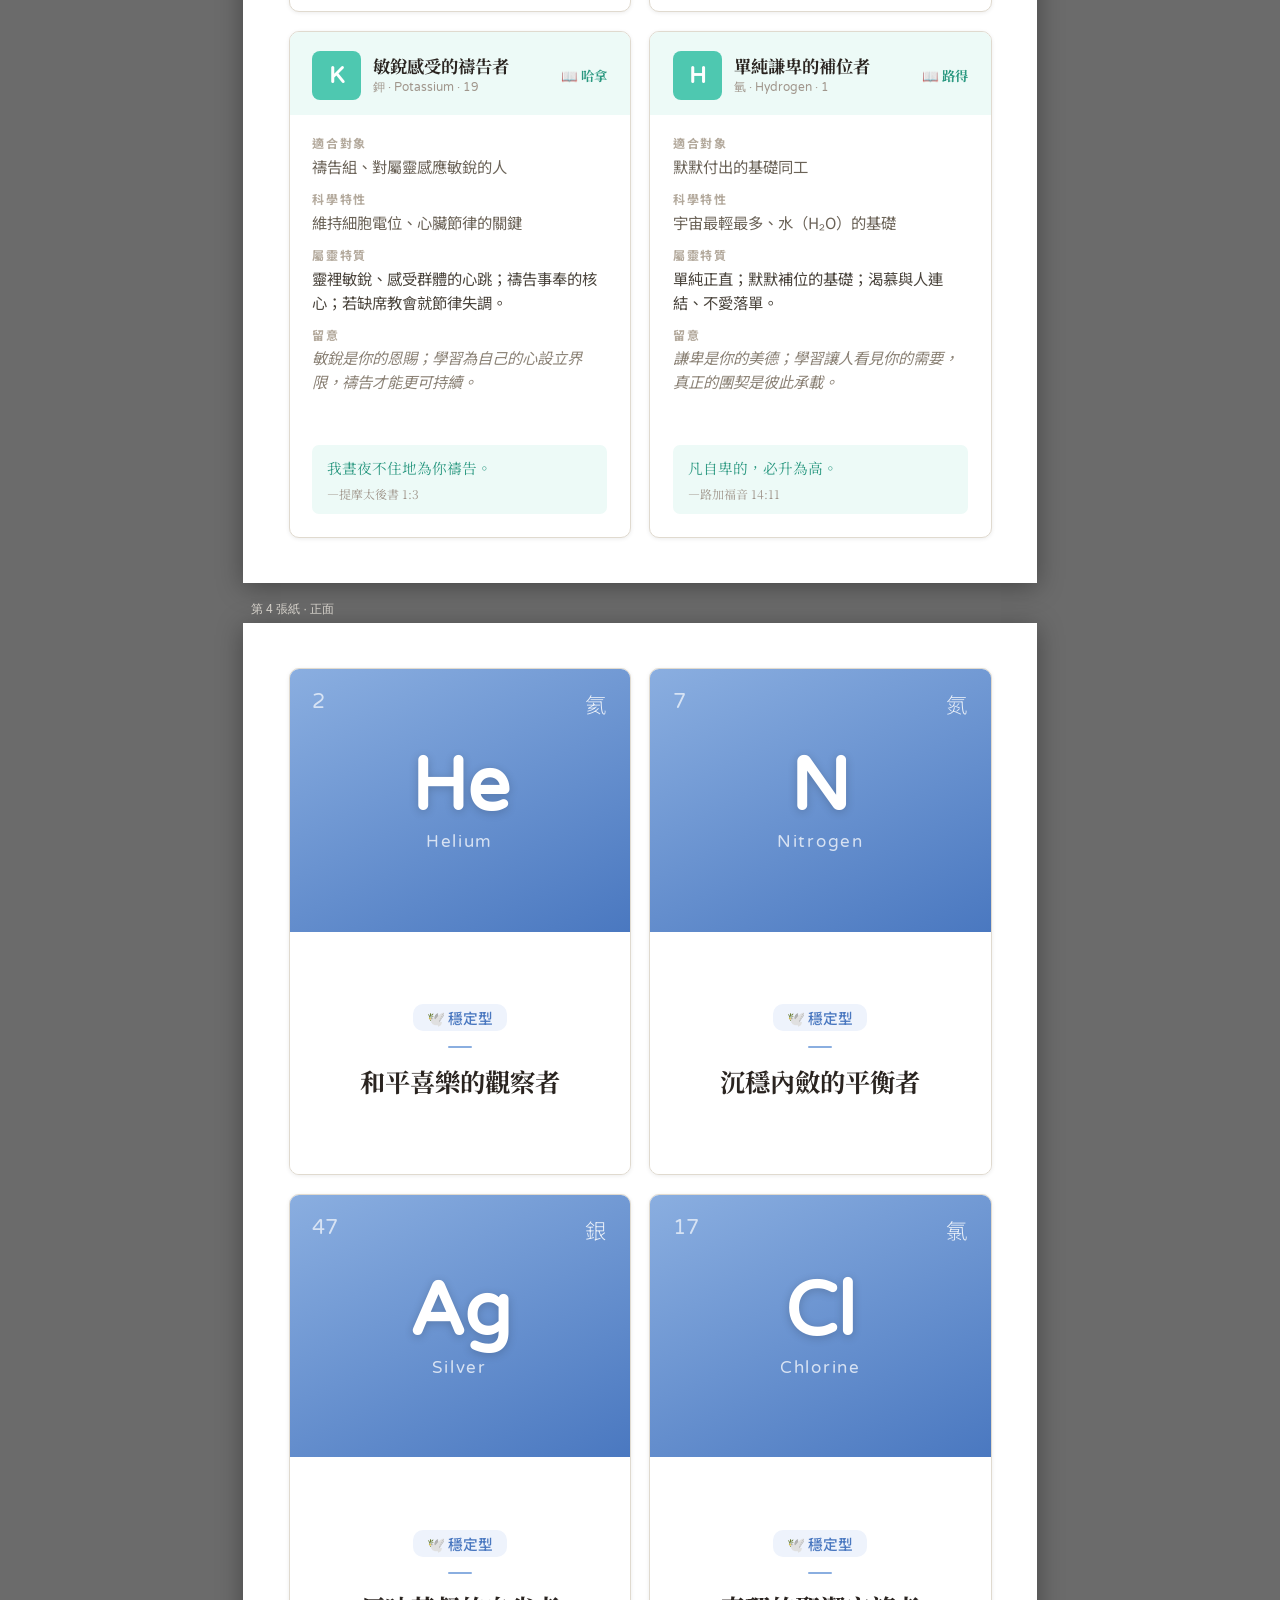
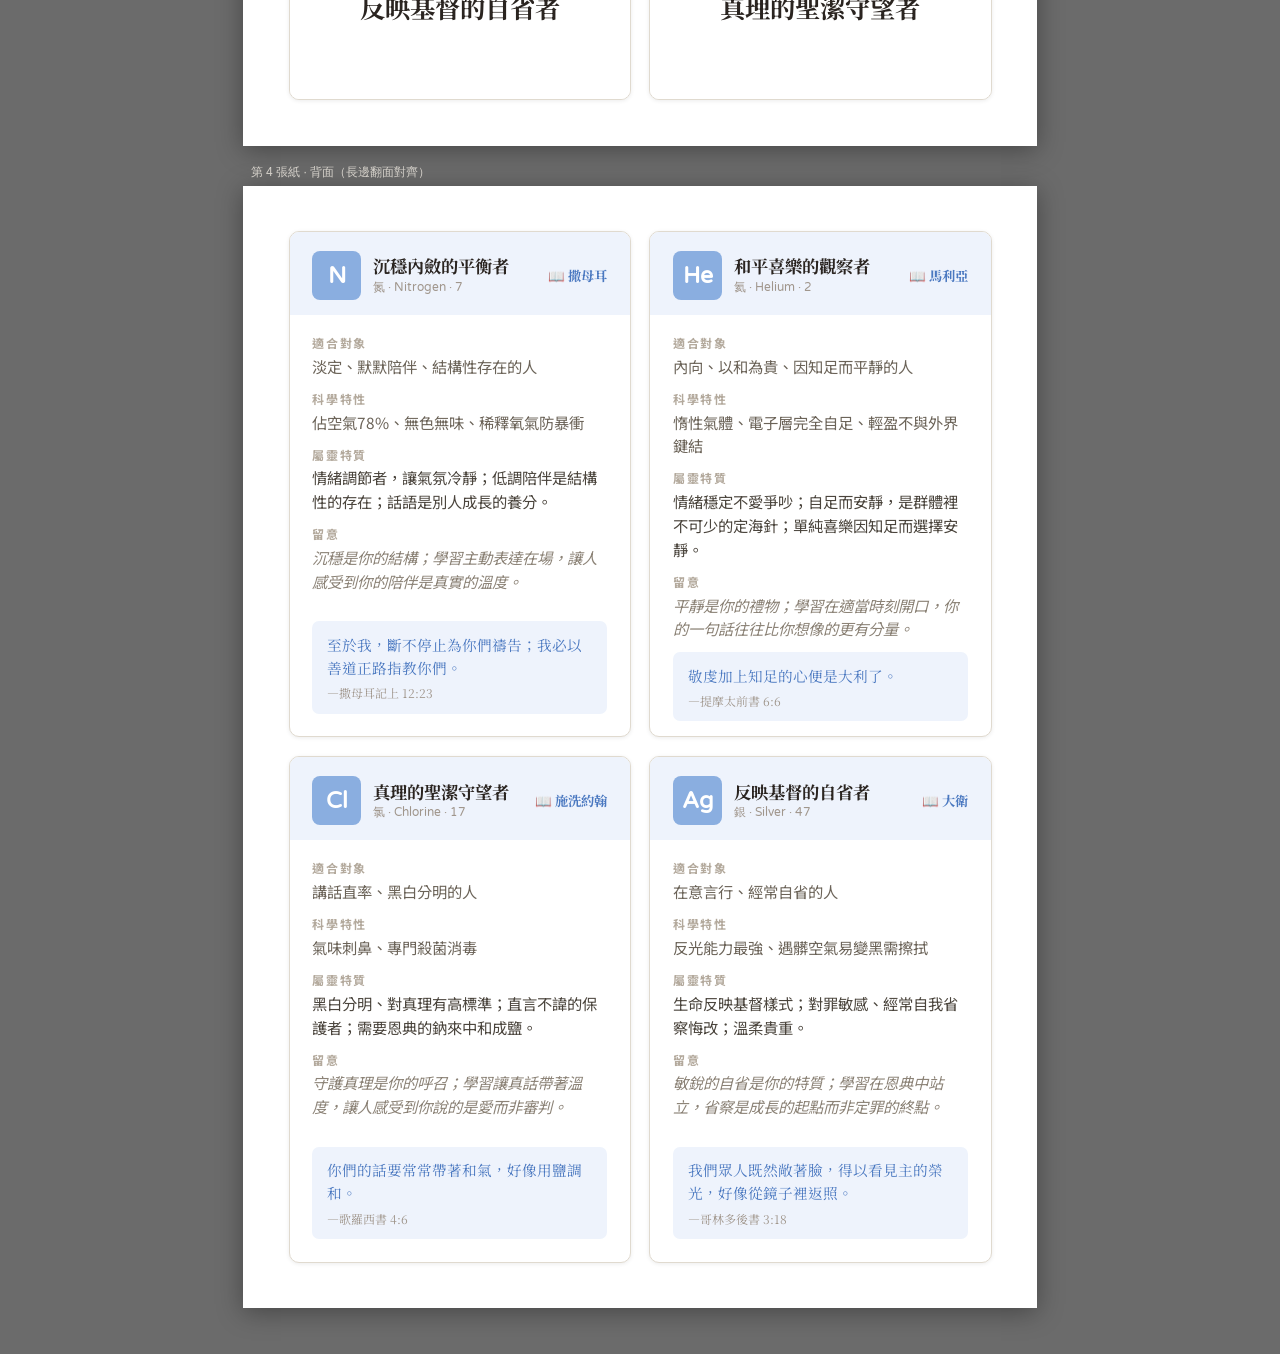
<file: print-lively.html>
<!DOCTYPE html>
<html lang="zh-TW">
<head>
<meta charset="UTF-8">
<meta name="viewport" content="width=device-width, initial-scale=1">
<title>屬靈元素卡 · 活潑明亮 · 列印版</title>
<link rel="preconnect" href="https://fonts.googleapis.com">
<link rel="preconnect" href="https://fonts.gstatic.com" crossorigin>
<link href="https://fonts.googleapis.com/css2?family=Varela+Round&family=Nunito:wght@300;400;500;700;900&family=Noto+Serif+TC:wght@400;500;600;700&family=Noto+Sans+TC:wght@300;400;500;700&display=swap" rel="stylesheet">
<style>
  * { margin:0; padding:0; box-sizing:border-box; }
  body { font-family:'Noto Sans TC',sans-serif; -webkit-print-color-adjust:exact; print-color-adjust:exact; }
  @page { size:A4 portrait; margin:0; }
  @media screen {
    body { background:#6b6b6b; padding:26px 0 40px; }
    .sheet { box-shadow:0 4px 24px rgba(0,0,0,.35); margin:0 auto 6px; }
    .slabel { font:500 12px sans-serif; color:#d6d2cb; width:210mm; margin:18px auto 5px; padding-left:2mm; }
    .slabel:first-child { margin-top:0; }
  }
  @media print {
    .slabel { display:none; }
    body { background:#fff; padding:0; }
    .sheet { box-shadow:none !important; margin:0 !important; }
  }
</style>
</head>
<body>
<div id="root"></div>
<script>
'use strict';
const ELEMENTS = [
  {sym:'Na',no:11,zh:'鈉',eng:'Sodium',type:'action',title:'直率衝動的<br>開拓者',target:'急性子、開拓型同工',sci:'活潑、遇水劇烈反應、高能量',sp:'說做就做的行動派；直來直往沒有惡意；遇見呼召就跳出船去，是開拓者的本色。',weak:'熱情是你的燃料；學習在行動前多聽一句，是你的成長功課。',verse:'你來吧。彼得就從船上下去，在水面上走，要到耶穌那裡去。\n—馬太福音 14:29',person:'彼得'},
  {sym:'O',no:8,zh:'氧',eng:'Oxygen',type:'action',title:'熱情溫暖的<br>激勵者',target:'活潑熱心的服事者',sci:'助燃、維持生命必需、活性大',sp:'氣氛製造機；喜歡鼓勵別人、搧風點火讓服事更火熱；教會不可或缺。',weak:'熱情是你的恩賜；學習讓火焰穩燃而非瞬間爆發，才能長久助燃他人。',verse:'趁著白日，我們必須做那差我來者的工。\n—約翰福音 9:4',person:'巴拿巴'},
  {sym:'P',no:15,zh:'磷',eng:'Phosphorus',type:'action',title:'燃燒自己的<br>奉獻者',target:'有使命感、容易過度付出的同工',sci:'火柴關鍵成分、自燃傾向、傳遞能量（ATP）',sp:'甘心燃燒自己成就他人；充滿使命感；把自己交給神，祂會在你快燒盡前差天使來。',weak:'燃燒是你的方式；學習在休止符裡聽見神的聲音，才能讓使命走得更遠。',verse:'起來吃吧，你當走的路甚遠。\n—列王記上 19:7',person:'以利亞'},
  {sym:'Ti',no:22,zh:'鈦',eng:'Titanium',type:'action',title:'跨界先鋒的<br>改革者',target:'跨界服事的職場基督徒',sci:'輕盈卻強韌、抗腐蝕、應用於航太與醫療',sp:'在不同領域見證信仰；勇於進入陌生環境；兼具柔軟與剛強。',weak:'跨界是你的恩賜；學習在群體中謙遜同行，讓果實比一個人更豐盛。',verse:'我靠著那加給我力量的，凡事都能做。\n—腓立比書 4:13',person:'但以理'},
  {sym:'Au',no:79,zh:'金',eng:'Gold',type:'structural',title:'歷久彌新的<br>智慧者',target:'經歷過風浪與試練的同工',sci:'抗腐蝕、延展性佳、不怕火煉',sp:'經歷風浪信心依然堅定；話語寶貴能給人指引；心胸寬大具包容性。',weak:'穩健是你的智慧；學習在適當時機說出經驗與想法，是你給他人的禮物。',verse:'祂試煉我之後，我必如精金。\n—約伯記 23:10',person:'約伯'},
  {sym:'Fe',no:26,zh:'鐵',eng:'Iron',type:'structural',title:'堅定剛強的<br>建造者',target:'核心同工、負責人',sci:'建材骨架、具磁性、若不保養會生鏽',sp:'承擔重任的支柱；堅定剛強有條理；需要聖靈油膏抹與同伴消磁放鬆。',weak:'剛強是你的呼召；學習開口讓人關顧你，承擔才能更長久有力。',verse:'我也專心修造這城牆，並沒有置買田地。\n—尼希米記 5:16',person:'尼希米'},
  {sym:'Ca',no:20,zh:'鈣',eng:'Calcium',type:'structural',title:'默默支撐的<br>守護者',target:'喜歡幕後支持、成全他人的人',sci:'骨骼基礎、隱藏但支撐全體',sp:'不愛舞台燈光，喜歡幕後支持；成全別人；教會結構的關鍵。',weak:'幕後是你的位置；學習偶爾讓人看見你的付出，接受感謝也是一種服事。',verse:'身上肢體人以為軟弱的，更是不可少的。\n—哥林多前書 12:22',person:'馬大'},
  {sym:'Si',no:14,zh:'矽',eng:'Silicon',type:'structural',title:'理性穩重的<br>思考者',target:'喜好邏輯思考與研讀聖經的人',sci:'沙子主成分、晶片基石、耐高溫堅硬',sp:'信仰根基堅定的磐石；邏輯清晰能處理複雜問題；幕後承載重任運作事工。',weak:'邏輯是你的磐石；學習讓感動帶你說話，才能打動不只是頭腦的人。',verse:'把房子蓋在磐石上。\n—馬太福音 7:24',person:'路加'},
  {sym:'C',no:6,zh:'碳',eng:'Carbon',type:'relational',title:'適應力強的<br>連結者',target:'公關型、適應力強的人物',sci:'多變（石墨或鑽石）、有機生命基礎、易鍵結',sp:'跨世代的橋樑；多才多藝能適應不同服事崗位；為了福音向什麼人就作什麼樣的人。',weak:'靈活是你的橋樑；定期停下來問我是誰，讓每一次連結都更有根基。',verse:'向什麼樣的人，我就作什麼樣的人。\n—哥林多前書 9:22',person:'保羅'},
  {sym:'Cu',no:29,zh:'銅',eng:'Copper',type:'relational',title:'溫暖傳遞的<br>協調者',target:'熱心助人或閱歷豐富者',sci:'導電導熱佳、會生成銅綠保護層',sp:'熱心傳遞愛的溫暖；善於溝通協調；歲月痕跡是智慧的保護層。',weak:'協調是你的溫度；學習讓對方自己走出那一步，是愛的成熟。',verse:'要用愛心說誠實話。\n—以弗所書 4:15',person:'百基拉'},
  {sym:'H',no:1,zh:'氫',eng:'Hydrogen',type:'relational',title:'單純謙卑的<br>補位者',target:'默默付出的基礎同工',sci:'宇宙最輕最多、水（H₂O）的基礎',sp:'單純正直；默默補位的基礎；渴慕與人連結、不愛落單。',weak:'謙卑是你的美德；學習讓人看見你的需要，真正的團契是彼此承載。',verse:'凡自卑的，必升為高。\n—路加福音 14:11',person:'路得'},
  {sym:'K',no:19,zh:'鉀',eng:'Potassium',type:'relational',title:'敏銳感受的<br>禱告者',target:'禱告組、對屬靈感應敏銳的人',sci:'維持細胞電位、心臟節律的關鍵',sp:'靈裡敏銳、感受群體的心跳；禱告事奉的核心；若缺席教會就節律失調。',weak:'敏銳是你的恩賜；學習為自己的心設立界限，禱告才能更可持續。',verse:'我晝夜不住地為你禱告。\n—提摩太後書 1:3',person:'哈拿'},
  {sym:'He',no:2,zh:'氦',eng:'Helium',type:'stabilizing',title:'和平喜樂的<br>觀察者',target:'內向、以和為貴、因知足而平靜的人',sci:'惰性氣體、電子層完全自足、輕盈不與外界鍵結',sp:'情緒穩定不愛爭吵；自足而安靜，是群體裡不可少的定海針；單純喜樂因知足而選擇安靜。',weak:'平靜是你的禮物；學習在適當時刻開口，你的一句話往往比你想像的更有分量。',verse:'敬虔加上知足的心便是大利了。\n—提摩太前書 6:6',person:'馬利亞'},
  {sym:'N',no:7,zh:'氮',eng:'Nitrogen',type:'stabilizing',title:'沉穩內斂的<br>平衡者',target:'淡定、默默陪伴、結構性存在的人',sci:'佔空氣78%、無色無味、稀釋氧氣防暴衝',sp:'情緒調節者，讓氣氛冷靜；低調陪伴是結構性的存在；話語是別人成長的養分。',weak:'沉穩是你的結構；學習主動表達在場，讓人感受到你的陪伴是真實的溫度。',verse:'至於我，斷不停止為你們禱告；我必以善道正路指教你們。\n—撒母耳記上 12:23',person:'撒母耳'},
  {sym:'Ag',no:47,zh:'銀',eng:'Silver',type:'stabilizing',title:'反映基督的<br>自省者',target:'在意言行、經常自省的人',sci:'反光能力最強、遇髒空氣易變黑需擦拭',sp:'生命反映基督樣式；對罪敏感、經常自我省察悔改；溫柔貴重。',weak:'敏銳的自省是你的特質；學習在恩典中站立，省察是成長的起點而非定罪的終點。',verse:'我們眾人既然敞著臉，得以看見主的榮光，好像從鏡子裡返照。\n—哥林多後書 3:18',person:'大衛'},
  {sym:'Cl',no:17,zh:'氯',eng:'Chlorine',type:'stabilizing',title:'真理的聖潔<br>守望者',target:'講話直率、黑白分明的人',sci:'氣味刺鼻、專門殺菌消毒',sp:'黑白分明、對真理有高標準；直言不諱的保護者；需要恩典的鈉來中和成鹽。',weak:'守護真理是你的呼召；學習讓真話帶著溫度，讓人感受到你說的是愛而非審判。',verse:'你們的話要常常帶著和氣，好像用鹽調和。\n—歌羅西書 4:6',person:'施洗約翰'}
];

const THEME = {
  action:      ['#FF7F6B','#E05A44','#FFF0ED'],
  structural:  ['#F0A840','#C07820','#FFF8EC'],
  relational:  ['#4EC8B0','#2A9880','#EDFAF7'],
  stabilizing: ['#8AAEE0','#4A78C0','#EEF3FC']
};
const TYPE_META = {
  action:      {name:'行動型', emoji:'🔥'},
  structural:  {name:'支撐型', emoji:'🏛️'},
  relational:  {name:'連結型', emoji:'🌿'},
  stabilizing: {name:'穩定型', emoji:'🕊️'}
};

function buildCard(el) {
  const t = THEME[el.type];
  const m = TYPE_META[el.type];
  const parts = el.title.split('<br>');
  let vtext = el.verse, vref = '';
  const i = el.verse.indexOf('\n—');
  if (i !== -1) { vtext = el.verse.slice(0, i); vref = el.verse.slice(i + 1); }
  return Object.assign({}, el, {
    c: t[0], cDeep: t[1], cPale: t[2],
    gradient: 'linear-gradient(155deg,' + t[0] + ',' + t[1] + ')',
    typeName: m.name, typeEmoji: m.emoji,
    titleA: parts[0], titleB: parts[1] || '',
    verseText: vtext, verseRef: vref
  });
}

function frontCard(c) {
  return '<div style="height:100%;background:#fff;border:1px solid #E0DACF;border-radius:10px;overflow:hidden;display:flex;flex-direction:column;box-shadow:0 1px 4px rgba(0,0,0,.08);">'
    + '<div style="flex:0 0 52%;position:relative;background:' + c.gradient + ';display:flex;flex-direction:column;align-items:center;justify-content:center;padding:6mm;">'
      + '<span style="position:absolute;top:5mm;left:6mm;font:300 16pt \'Varela Round\',\'Nunito\';color:rgba(255,255,255,.68);">' + c.no + '</span>'
      + '<span style="position:absolute;top:5mm;right:6mm;font:300 16pt \'Noto Sans TC\';color:rgba(255,255,255,.85);letter-spacing:.06em;">' + c.zh + '</span>'
      + '<div style="font:900 56pt/1 \'Varela Round\',\'Nunito\';color:#fff;text-shadow:0 2px 10px rgba(0,0,0,.18);">' + c.sym + '</div>'
      + '<div style="font:300 13pt \'Varela Round\',\'Nunito\';color:rgba(255,255,255,.74);letter-spacing:.1em;margin-top:2mm;">' + c.eng + '</div>'
    + '</div>'
    + '<div style="flex:1;display:flex;flex-direction:column;align-items:center;justify-content:center;padding:5mm 6mm;background:#fff;">'
      + '<div style="font:500 11pt \'Noto Sans TC\';white-space:nowrap;padding:3px 14px;border-radius:10px;background:' + c.cPale + ';color:' + c.cDeep + ';margin-bottom:4mm;">' + c.typeEmoji + ' ' + c.typeName + '</div>'
      + '<div style="width:24px;height:2px;border-radius:2px;background:' + c.c + ';margin-bottom:4mm;"></div>'
      + '<div style="font:700 19pt/1.5 \'Noto Serif TC\';color:#2A2420;text-align:center;">' + c.titleA + c.titleB + '</div>'
    + '</div>'
  + '</div>';
}

function backCard(c) {
  return '<div style="height:100%;background:#fff;border:1px solid #E0DACF;border-radius:10px;overflow:hidden;display:flex;flex-direction:column;box-shadow:0 1px 4px rgba(0,0,0,.08);">'
    + '<div style="background:' + c.cPale + ';padding:5mm 6mm 4mm;display:flex;align-items:center;gap:3mm;">'
      + '<div style="width:13mm;height:13mm;flex-shrink:0;background:' + c.c + ';border-radius:8px;display:flex;align-items:center;justify-content:center;font:900 17pt \'Varela Round\',\'Nunito\';color:#fff;">' + c.sym + '</div>'
      + '<div style="flex:1;min-width:0;">'
        + '<div style="font:700 13pt/1.3 \'Noto Serif TC\';color:#2A2420;">' + c.titleA + c.titleB + '</div>'
        + '<div style="font:400 9pt \'Varela Round\';color:#A0968C;margin-top:1px;">' + c.zh + ' · ' + c.eng + ' · ' + c.no + '</div>'
      + '</div>'
      + (c.person ? '<div style="font:700 10pt \'Noto Serif TC\';color:' + c.cDeep + ';flex-shrink:0;">📖 ' + c.person + '</div>' : '')
    + '</div>'
    + '<div style="flex:1;padding:5mm 6mm 6mm;display:flex;flex-direction:column;">'
      + '<div style="font:700 9pt \'Noto Sans TC\';letter-spacing:.14em;color:#B3A99C;margin-bottom:1mm;">適合對象</div>'
      + '<div style="font:400 11.5pt/1.55 \'Noto Sans TC\';color:#6B6358;margin-bottom:3mm;">' + c.target + '</div>'
      + '<div style="font:700 9pt \'Noto Sans TC\';letter-spacing:.14em;color:#B3A99C;margin-bottom:1mm;">科學特性</div>'
      + '<div style="font:400 11.5pt/1.55 \'Noto Sans TC\';color:#6B6358;margin-bottom:3mm;">' + c.sci + '</div>'
      + '<div style="font:700 9pt \'Noto Sans TC\';letter-spacing:.14em;color:#B3A99C;margin-bottom:1mm;">屬靈特質</div>'
      + '<div style="font:400 11.5pt/1.55 \'Noto Sans TC\';color:#4A443C;margin-bottom:3mm;">' + c.sp + '</div>'
      + '<div style="font:700 9pt \'Noto Sans TC\';letter-spacing:.14em;color:#B3A99C;margin-bottom:1mm;">留意</div>'
      + '<div style="font:italic 400 11.5pt/1.55 \'Noto Sans TC\';color:#8C8377;margin-bottom:3mm;">' + c.weak + '</div>'
      + '<div style="margin-top:auto;background:' + c.cPale + ';border-radius:7px;padding:3mm 4mm;font:400 11pt/1.6 \'Noto Serif TC\';color:' + c.cDeep + ';">'
        + c.verseText
        + '<span style="display:block;font-size:9pt;color:#A0968C;margin-top:1mm;">' + c.verseRef + '</span>'
      + '</div>'
    + '</div>'
  + '</div>';
}

(function renderPages() {
  var cards = ELEMENTS.map(buildCard);
  var PER = 4;
  var sheets = Math.ceil(cards.length / PER);
  var sheetStyle = 'width:210mm;height:297mm;display:grid;grid-template-columns:1fr 1fr;grid-template-rows:1fr 1fr;gap:5mm;padding:12mm;background:#fff;page-break-after:always;break-after:page;';
  var html = '';

  for (var s = 0; s < sheets; s++) {
    var batch = cards.slice(s * PER, s * PER + PER);
    while (batch.length < PER) batch.push(null);

    html += '<div class="slabel">第 ' + (s + 1) + ' 張紙 · 正面</div>';
    html += '<div class="sheet" style="' + sheetStyle + '">';
    batch.forEach(function(c) { html += c ? frontCard(c) : '<div></div>'; });
    html += '</div>';

    var mirror = [batch[1], batch[0], batch[3], batch[2]];
    html += '<div class="slabel">第 ' + (s + 1) + ' 張紙 · 背面（長邊翻面對齊）</div>';
    html += '<div class="sheet" style="' + sheetStyle + '">';
    mirror.forEach(function(c) { html += c ? backCard(c) : '<div></div>'; });
    html += '</div>';
  }

  document.getElementById('root').innerHTML = html;
})();
</script>
</body>
</html>
</file>
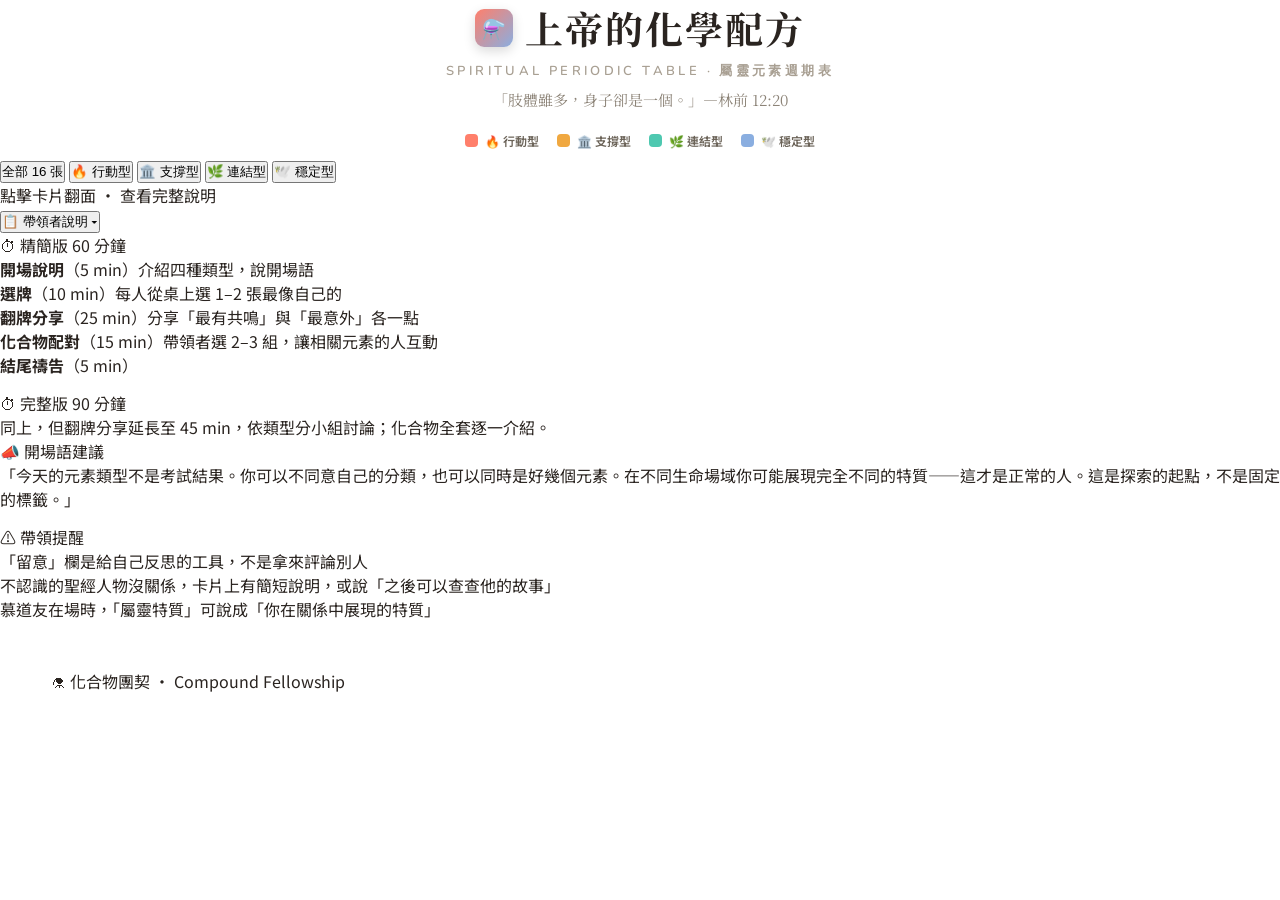
<file: 屬靈元素週期表圖卡.html>
<!DOCTYPE html>
<!-- saved from url=(0059)file:///Users/YLC/Downloads/spiritual_element_cards_v2.html -->
<html lang="zh-TW"><head><meta http-equiv="Content-Type" content="text/html; charset=UTF-8">

<meta name="viewport" content="width=device-width, initial-scale=1.0">
<title>屬靈元素週期表 · 彩色版</title>
<link href="https://fonts.googleapis.com/css2?family=Varela+Round&family=Nunito:wght@400;600;700;800;900&family=Noto+Serif+TC:wght@300;400;500;700&family=Noto+Sans+TC:wght@300;400;500;700&display=swap" rel="stylesheet">
<link rel="stylesheet" href="style.css">
</head>
<body>

<div class="header">
  <div class="header-top">
    <div class="header-icon">⚗️</div>
    <h1>上帝的化學配方</h1>
  </div>
  <div class="header-sub">Spiritual Periodic Table · 屬靈元素週期表</div>
  <div class="verse-strip">「肢體雖多，身子卻是一個。」—林前 12:20</div>
</div>

<div class="legend">
  <div class="leg-item"><div class="leg-dot" style="background:var(--action-main)"></div>🔥 行動型</div>
  <div class="leg-item"><div class="leg-dot" style="background:var(--struct-main)"></div>🏛️ 支撐型</div>
  <div class="leg-item"><div class="leg-dot" style="background:var(--rel-main)"></div>🌿 連結型</div>
  <div class="leg-item"><div class="leg-dot" style="background:var(--stab-main)"></div>🕊️ 穩定型</div>
</div>

<div class="filter-bar">
  <div class="fbtn-group">
    <button class="fbtn on-all" onclick="filter(&#39;all&#39;,this,&#39;on-all&#39;)">全部 16 張</button>
    <button class="fbtn" onclick="filter(&#39;action&#39;,this,&#39;on-action&#39;)">🔥 行動型</button>
    <button class="fbtn" onclick="filter(&#39;structural&#39;,this,&#39;on-structural&#39;)">🏛️ 支撐型</button>
    <button class="fbtn" onclick="filter(&#39;relational&#39;,this,&#39;on-relational&#39;)">🌿 連結型</button>
    <button class="fbtn" onclick="filter(&#39;stabilizing&#39;,this,&#39;on-stabilizing&#39;)">🕊️ 穩定型</button>
  </div>
</div>
<div class="controls">
  <p class="hint">點擊卡片翻面 · 查看完整說明</p>
</div>

<div class="guide-section">
  <button class="guide-toggle" onclick="toggleGuide(this)">📋 帶領者說明 <span class="guide-arrow">▾</span></button>
  <div class="guide-body" id="guideBody">
    <div class="guide-content">
      <div class="guide-col">
        <div class="guide-head">⏱ 精簡版 60 分鐘</div>
        <ol class="guide-steps">
          <li><strong>開場說明</strong>（5 min）介紹四種類型，說開場語</li>
          <li><strong>選牌</strong>（10 min）每人從桌上選 1–2 張最像自己的</li>
          <li><strong>翻牌分享</strong>（25 min）分享「最有共鳴」與「最意外」各一點</li>
          <li><strong>化合物配對</strong>（15 min）帶領者選 2–3 組，讓相關元素的人互動</li>
          <li><strong>結尾禱告</strong>（5 min）</li>
        </ol>
        <div class="guide-head" style="margin-top:14px">⏱ 完整版 90 分鐘</div>
        <p class="guide-note">同上，但翻牌分享延長至 45 min，依類型分小組討論；化合物全套逐一介紹。</p>
      </div>
      <div class="guide-col">
        <div class="guide-head">📣 開場語建議</div>
        <p class="guide-tip">「今天的元素類型不是考試結果。你可以不同意自己的分類，也可以同時是好幾個元素。在不同生命場域你可能展現完全不同的特質——這才是正常的人。這是探索的起點，不是固定的標籤。」</p>
        <div class="guide-head" style="margin-top:14px">⚠ 帶領提醒</div>
        <ul class="guide-tips-list">
          <li>「留意」欄是給自己反思的工具，不是拿來評論別人</li>
          <li>不認識的聖經人物沒關係，卡片上有簡短說明，或說「之後可以查查他的故事」</li>
          <li>慕道友在場時，「屬靈特質」可說成「你在關係中展現的特質」</li>
        </ul>
      </div>
    </div>
  </div>
</div>

<div class="grid" id="grid"></div>

<div class="board-section">
<div class="section-wrap">
  <div class="section-title"><span>⚗ 化合物團契 · Compound Fellowship</span></div>
  <div class="cgrid" id="cgrid"></div>
</div>
</div>

<script src="script.js"></script>
</body></html>
</file>
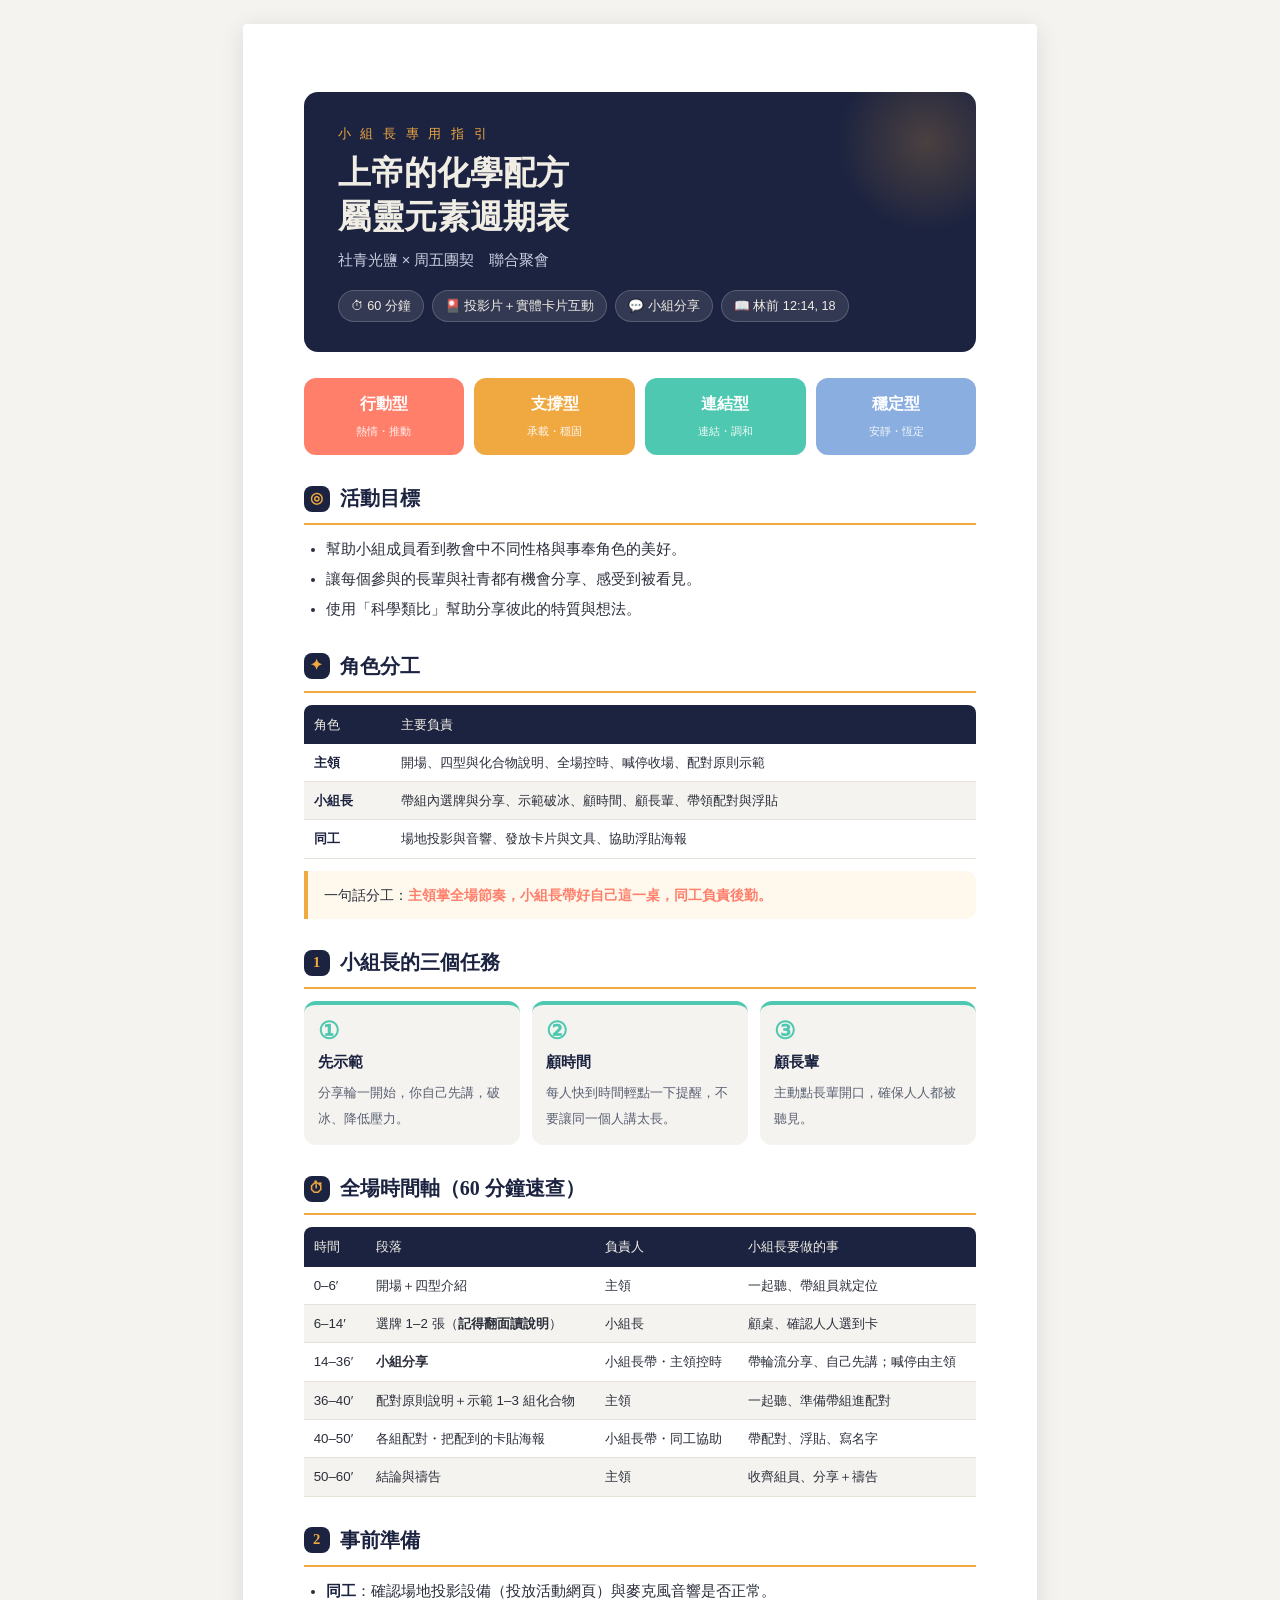
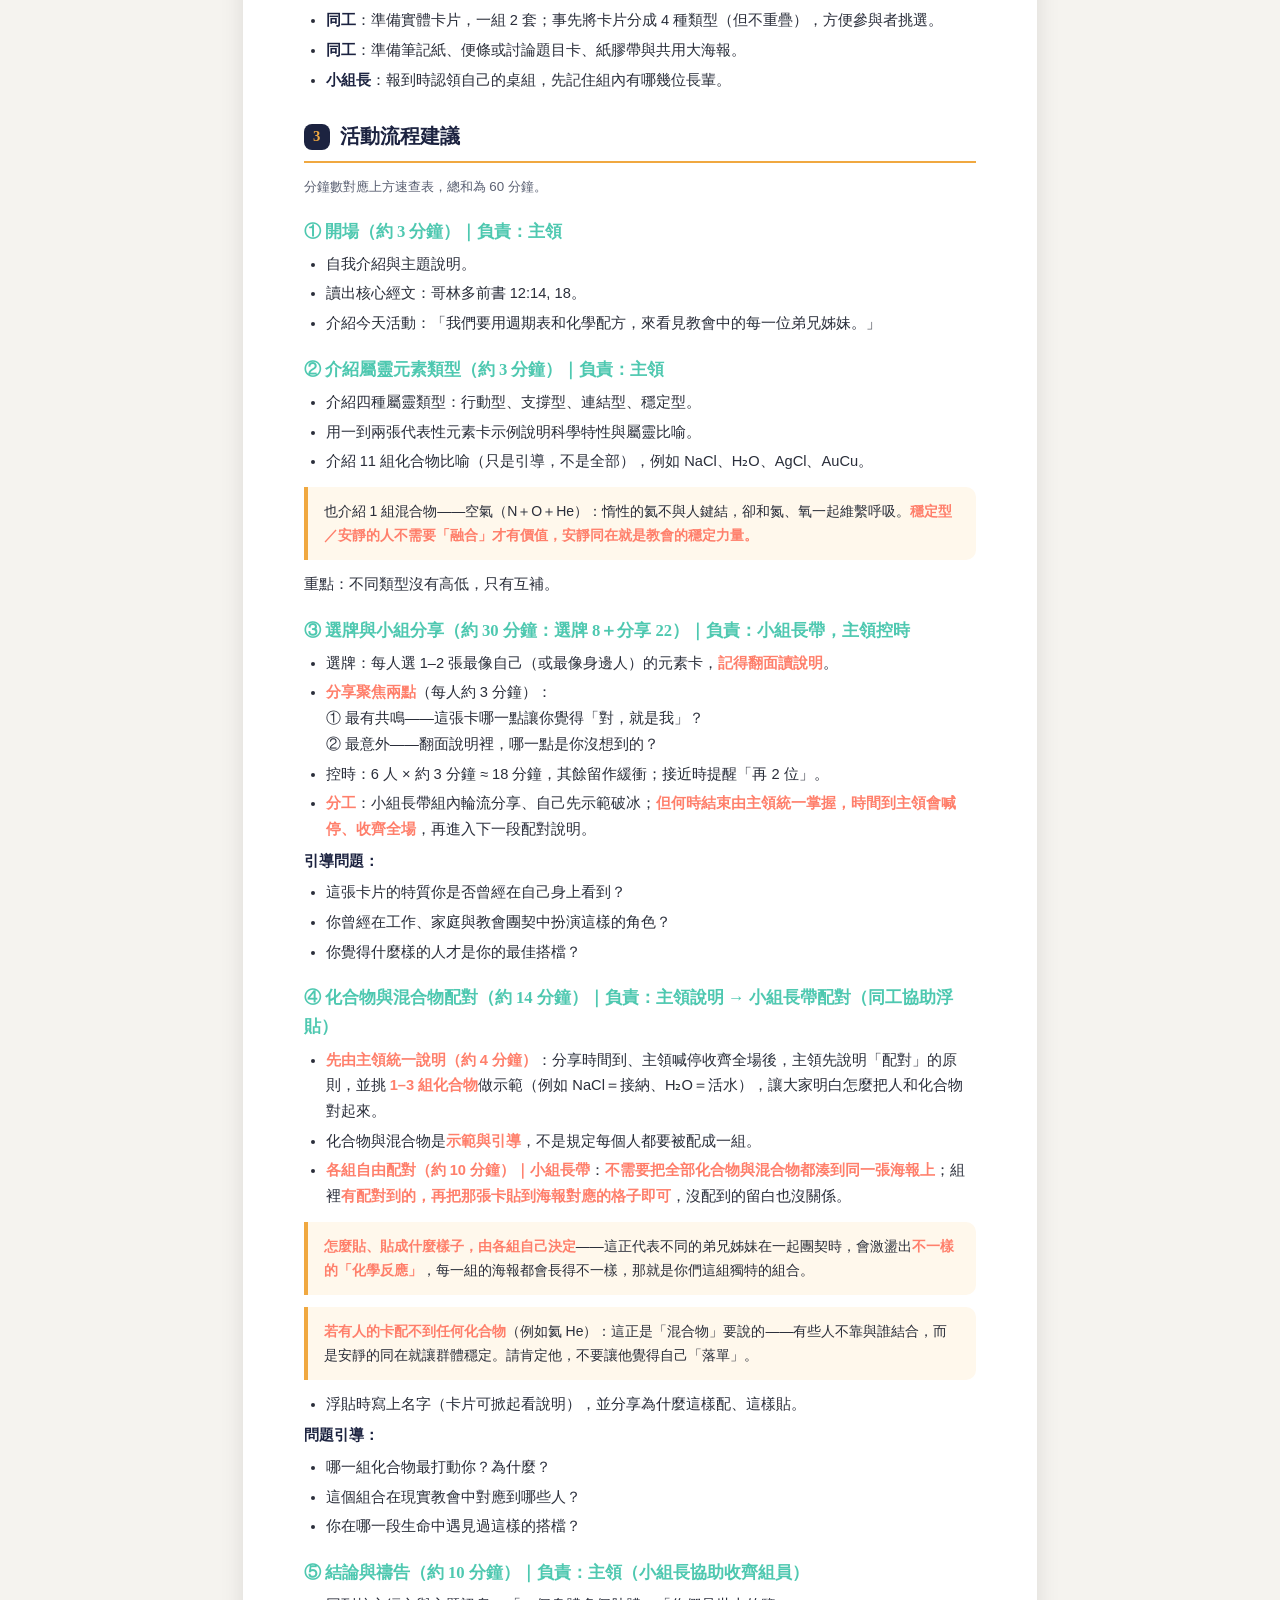
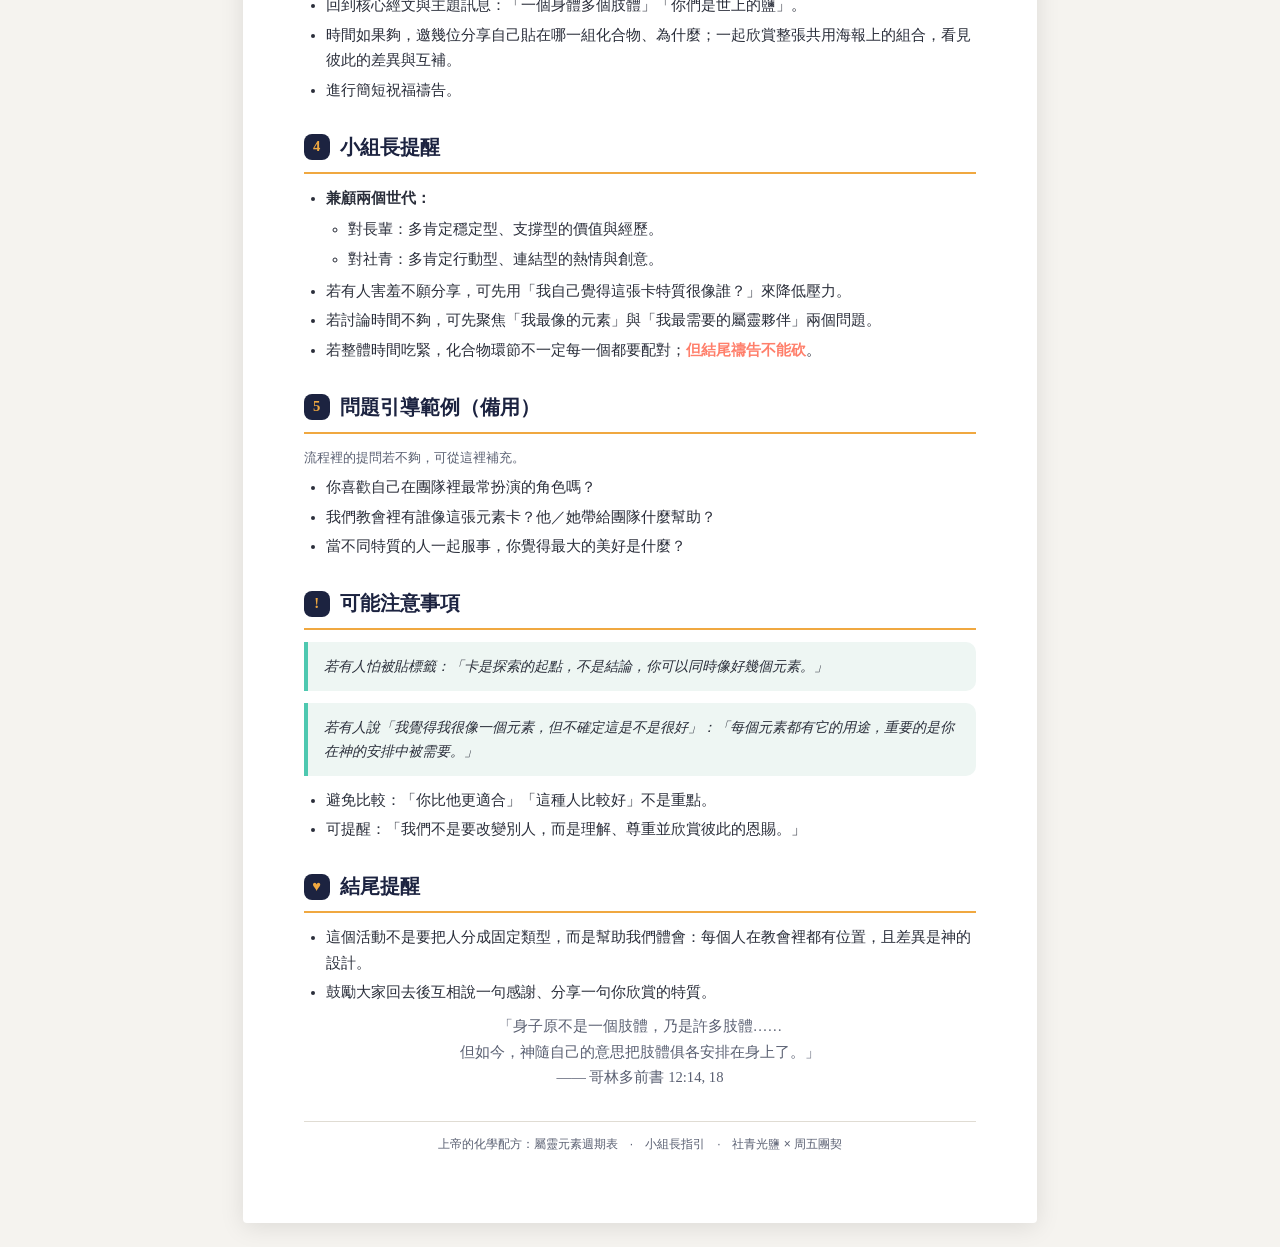
<file: 活動指引_小組長.html>
<!DOCTYPE html>
<html lang="zh-Hant">
<head>
<meta charset="UTF-8">
<title>活動指引：小組長專用</title>
<style>
  :root {
    --action-main: #FF7F6B;
    --struct-main: #F0A840;
    --rel-main:    #4EC8B0;
    --stab-main:   #8AAEE0;
    --board:       #1c2340;
    --board-text:  #f0ede4;
    --bg:          #f5f3ef;
    --ink:         #2a2e3a;
    --ink-soft:    #5a6072;
  }

  @page {
    size: A4;
    margin: 16mm 15mm 18mm 15mm;
  }

  * { box-sizing: border-box; }

  body {
    font-family: "Noto Sans TC", "PingFang TC", "Microsoft JhengHei", sans-serif;
    color: var(--ink);
    line-height: 1.75;
    font-size: 11pt;
    margin: 0;
    background: var(--bg);
  }

  /* 螢幕檢視：模擬 A4 紙張置中，留白；列印時關閉，改由 @page 控制邊距 */
  .page {
    max-width: 210mm;
    margin: 24px auto;
    padding: 18mm 16mm;
    background: #fff;
    box-shadow: 0 4px 24px rgba(0,0,0,.10);
    border-radius: 4px;
  }
  @media print {
    body { background: #fff; }
    .page {
      max-width: none;
      margin: 0;
      padding: 0;
      box-shadow: none;
      border-radius: 0;
    }
  }

  h1, h2, h3 { font-family: "Noto Serif TC", "Songti TC", serif; }

  /* ---- Cover header ---- */
  .cover {
    background: var(--board);
    color: var(--board-text);
    border-radius: 14px;
    padding: 30px 34px;
    margin-bottom: 26px;
    position: relative;
    overflow: hidden;
  }
  .cover::after {
    content: "";
    position: absolute;
    right: -40px; top: -40px;
    width: 180px; height: 180px;
    border-radius: 50%;
    background: radial-gradient(circle, rgba(240,168,64,.22), transparent 70%);
  }
  .cover .eyebrow {
    font-size: 10pt;
    letter-spacing: 3px;
    color: var(--struct-main);
    margin: 0 0 6px;
  }
  .cover h1 {
    margin: 0 0 10px;
    font-size: 25pt;
    font-weight: 700;
    line-height: 1.3;
  }
  .cover .sub {
    margin: 0;
    font-size: 11pt;
    color: #c9cfe0;
  }
  .cover .meta {
    margin-top: 16px;
    display: flex;
    flex-wrap: wrap;
    gap: 8px;
  }
  .chip {
    font-size: 9.5pt;
    padding: 4px 12px;
    border-radius: 999px;
    background: rgba(255,255,255,.10);
    border: 1px solid rgba(255,255,255,.18);
    color: var(--board-text);
  }

  /* ---- type swatches ---- */
  .types {
    display: flex;
    gap: 10px;
    margin: 0 0 26px;
  }
  .type {
    flex: 1;
    border-radius: 12px;
    padding: 12px 14px;
    color: #fff;
    text-align: center;
  }
  .type b { display: block; font-size: 12pt; }
  .type span { font-size: 8.5pt; opacity: .9; }
  .t-action { background: var(--action-main); }
  .t-struct { background: var(--struct-main); }
  .t-rel    { background: var(--rel-main); }
  .t-stab   { background: var(--stab-main); }

  /* ---- section headings ---- */
  h2 {
    font-size: 15pt;
    color: var(--board);
    margin: 26px 0 12px;
    padding-bottom: 7px;
    border-bottom: 2px solid var(--struct-main);
    display: flex;
    align-items: center;
    gap: 10px;
  }
  h2 .num {
    display: inline-flex;
    align-items: center;
    justify-content: center;
    width: 26px; height: 26px;
    border-radius: 8px;
    background: var(--board);
    color: var(--struct-main);
    font-size: 11pt;
    flex: none;
  }
  h3 {
    font-size: 12.5pt;
    color: var(--rel-main);
    margin: 18px 0 6px;
  }

  p { margin: 6px 0; }

  ul, ol { margin: 6px 0; padding-left: 22px; }
  li { margin: 4px 0; }

  strong { color: var(--action-main); font-weight: 700; }

  /* ---- table ---- */
  table {
    width: 100%;
    border-collapse: collapse;
    margin: 10px 0;
    font-size: 10pt;
  }
  th {
    background: var(--board);
    color: var(--board-text);
    padding: 8px 10px;
    text-align: left;
    font-weight: 500;
  }
  th:first-child { border-top-left-radius: 8px; }
  th:last-child  { border-top-right-radius: 8px; }
  td {
    padding: 7px 10px;
    border-bottom: 1px solid #e6e2da;
  }
  tr:nth-child(even) td { background: var(--bg); }

  /* ---- task cards ---- */
  .tasks {
    display: flex;
    gap: 12px;
    margin: 12px 0;
  }
  .task {
    flex: 1;
    background: var(--bg);
    border-radius: 12px;
    padding: 14px;
    border-top: 4px solid var(--rel-main);
  }
  .task .k { font-size: 18pt; font-weight: 700; color: var(--rel-main); line-height: 1; }
  .task b { display: block; margin: 6px 0 4px; color: var(--board); font-size: 11.5pt; }
  .task span { font-size: 9.5pt; color: var(--ink-soft); }

  /* ---- callout ---- */
  .callout {
    background: #fff8ec;
    border-left: 4px solid var(--struct-main);
    border-radius: 0 10px 10px 0;
    padding: 12px 16px;
    margin: 12px 0;
    font-size: 10.5pt;
  }
  .callout.quote {
    background: #eef6f3;
    border-left-color: var(--rel-main);
    font-style: italic;
  }

  .verse {
    text-align: center;
    color: var(--ink-soft);
    font-family: "Noto Serif TC", serif;
    font-size: 11pt;
    margin: 8px 0 4px;
  }

  .avoid-page-break { break-inside: avoid; }
  h2 { break-after: avoid; }

  footer {
    margin-top: 30px;
    padding-top: 12px;
    border-top: 1px solid #e0dcd3;
    text-align: center;
    color: var(--ink-soft);
    font-size: 9pt;
  }
</style>
</head>
<body>
<div class="page">

  <div class="cover">
    <p class="eyebrow">小 組 長 專 用 指 引</p>
    <h1>上帝的化學配方<br>屬靈元素週期表</h1>
    <p class="sub">社青光鹽 × 周五團契　聯合聚會</p>
    <div class="meta">
      <span class="chip">⏱ 60 分鐘</span>
      <span class="chip">🎴 投影片＋實體卡片互動</span>
      <span class="chip">💬 小組分享</span>
      <span class="chip">📖 林前 12:14, 18</span>
    </div>
  </div>

  <div class="types">
    <div class="type t-action"><b>行動型</b><span>熱情・推動</span></div>
    <div class="type t-struct"><b>支撐型</b><span>承載・穩固</span></div>
    <div class="type t-rel"><b>連結型</b><span>連結・調和</span></div>
    <div class="type t-stab"><b>穩定型</b><span>安靜・恆定</span></div>
  </div>

  <h2><span class="num">◎</span>活動目標</h2>
  <ul>
    <li>幫助小組成員看到教會中不同性格與事奉角色的美好。</li>
    <li>讓每個參與的長輩與社青都有機會分享、感受到被看見。</li>
    <li>使用「科學類比」幫助分享彼此的特質與想法。</li>
  </ul>

  <h2><span class="num">✦</span>角色分工</h2>
  <table>
    <thead>
      <tr><th>角色</th><th>主要負責</th></tr>
    </thead>
    <tbody>
      <tr><td><b style="color:var(--board)">主領</b></td><td>開場、四型與化合物說明、全場控時、喊停收場、配對原則示範</td></tr>
      <tr><td><b style="color:var(--board)">小組長</b></td><td>帶組內選牌與分享、示範破冰、顧時間、顧長輩、帶領配對與浮貼</td></tr>
      <tr><td><b style="color:var(--board)">同工</b></td><td>場地投影與音響、發放卡片與文具、協助浮貼海報</td></tr>
    </tbody>
  </table>
  <div class="callout">一句話分工：<strong>主領掌全場節奏，小組長帶好自己這一桌，同工負責後勤。</strong></div>

  <h2><span class="num">1</span>小組長的三個任務</h2>
  <div class="tasks">
    <div class="task">
      <div class="k">①</div>
      <b>先示範</b>
      <span>分享輪一開始，你自己先講，破冰、降低壓力。</span>
    </div>
    <div class="task">
      <div class="k">②</div>
      <b>顧時間</b>
      <span>每人快到時間輕點一下提醒，不要讓同一個人講太長。</span>
    </div>
    <div class="task">
      <div class="k">③</div>
      <b>顧長輩</b>
      <span>主動點長輩開口，確保人人都被聽見。</span>
    </div>
  </div>

  <h2><span class="num">⏱</span>全場時間軸（60 分鐘速查）</h2>
  <table>
    <thead>
      <tr><th>時間</th><th>段落</th><th>負責人</th><th>小組長要做的事</th></tr>
    </thead>
    <tbody>
      <tr><td>0–6′</td><td>開場＋四型介紹</td><td>主領</td><td>一起聽、帶組員就定位</td></tr>
      <tr><td>6–14′</td><td>選牌 1–2 張（<b>記得翻面讀說明</b>）</td><td>小組長</td><td>顧桌、確認人人選到卡</td></tr>
      <tr><td>14–36′</td><td><b>小組分享</b></td><td>小組長帶・主領控時</td><td>帶輪流分享、自己先講；喊停由主領</td></tr>
      <tr><td>36–40′</td><td>配對原則說明＋示範 1–3 組化合物</td><td>主領</td><td>一起聽、準備帶組進配對</td></tr>
      <tr><td>40–50′</td><td>各組配對・把配到的卡貼海報</td><td>小組長帶・同工協助</td><td>帶配對、浮貼、寫名字</td></tr>
      <tr><td>50–60′</td><td>結論與禱告</td><td>主領</td><td>收齊組員、分享＋禱告</td></tr>
    </tbody>
  </table>

  <h2><span class="num">2</span>事前準備</h2>
  <ul>
    <li><b style="color:var(--board)">同工</b>：確認場地投影設備（投放活動網頁）與麥克風音響是否正常。</li>
    <li><b style="color:var(--board)">同工</b>：準備實體卡片，一組 2 套；事先將卡片分成 4 種類型（但不重疊），方便參與者挑選。</li>
    <li><b style="color:var(--board)">同工</b>：準備筆記紙、便條或討論題目卡、紙膠帶與共用大海報。</li>
    <li><b style="color:var(--board)">小組長</b>：報到時認領自己的桌組，先記住組內有哪幾位長輩。</li>
  </ul>

  <h2><span class="num">3</span>活動流程建議</h2>
  <p style="color:var(--ink-soft);font-size:10pt;">分鐘數對應上方速查表，總和為 60 分鐘。</p>

  <h3>① 開場（約 3 分鐘）｜負責：主領</h3>
  <ul>
    <li>自我介紹與主題說明。</li>
    <li>讀出核心經文：哥林多前書 12:14, 18。</li>
    <li>介紹今天活動：「我們要用週期表和化學配方，來看見教會中的每一位弟兄姊妹。」</li>
  </ul>

  <h3>② 介紹屬靈元素類型（約 3 分鐘）｜負責：主領</h3>
  <ul>
    <li>介紹四種屬靈類型：行動型、支撐型、連結型、穩定型。</li>
    <li>用一到兩張代表性元素卡示例說明科學特性與屬靈比喻。</li>
    <li>介紹 11 組化合物比喻（只是引導，不是全部），例如 NaCl、H₂O、AgCl、AuCu。</li>
  </ul>
  <div class="callout">
    也介紹 1 組混合物——空氣（N＋O＋He）：惰性的氦不與人鍵結，卻和氮、氧一起維繫呼吸。<strong>穩定型／安靜的人不需要「融合」才有價值，安靜同在就是教會的穩定力量。</strong>
  </div>
  <p>重點：不同類型沒有高低，只有互補。</p>

  <h3>③ 選牌與小組分享（約 30 分鐘：選牌 8＋分享 22）｜負責：小組長帶，主領控時</h3>
  <ul>
    <li>選牌：每人選 1–2 張最像自己（或最像身邊人）的元素卡，<strong>記得翻面讀說明</strong>。</li>
    <li><strong>分享聚焦兩點</strong>（每人約 3 分鐘）：
      <br>① 最有共鳴——這張卡哪一點讓你覺得「對，就是我」？
      <br>② 最意外——翻面說明裡，哪一點是你沒想到的？</li>
    <li>控時：6 人 × 約 3 分鐘 ≈ 18 分鐘，其餘留作緩衝；接近時提醒「再 2 位」。</li>
    <li><strong>分工</strong>：小組長帶組內輪流分享、自己先示範破冰；<strong>但何時結束由主領統一掌握，時間到主領會喊停、收齊全場</strong>，再進入下一段配對說明。</li>
  </ul>
  <p><b style="color:var(--board)">引導問題：</b></p>
  <ul>
    <li>這張卡片的特質你是否曾經在自己身上看到？</li>
    <li>你曾經在工作、家庭與教會團契中扮演這樣的角色？</li>
    <li>你覺得什麼樣的人才是你的最佳搭檔？</li>
  </ul>

  <h3>④ 化合物與混合物配對（約 14 分鐘）｜負責：主領說明 → 小組長帶配對（同工協助浮貼）</h3>
  <ul>
    <li><strong>先由主領統一說明（約 4 分鐘）</strong>：分享時間到、主領喊停收齊全場後，主領先說明「配對」的原則，並挑 <strong>1–3 組化合物</strong>做示範（例如 NaCl＝接納、H₂O＝活水），讓大家明白怎麼把人和化合物對起來。</li>
    <li>化合物與混合物是<strong>示範與引導</strong>，不是規定每個人都要被配成一組。</li>
    <li><strong>各組自由配對（約 10 分鐘）｜小組長帶</strong>：<strong>不需要把全部化合物與混合物都湊到同一張海報上</strong>；組裡<strong>有配對到的，再把那張卡貼到海報對應的格子即可</strong>，沒配到的留白也沒關係。</li>
  </ul>
  <div class="callout">
    <strong>怎麼貼、貼成什麼樣子，由各組自己決定</strong>——這正代表不同的弟兄姊妹在一起團契時，會激盪出<strong>不一樣的「化學反應」</strong>，每一組的海報都會長得不一樣，那就是你們這組獨特的組合。
  </div>
  <div class="callout">
    <strong>若有人的卡配不到任何化合物</strong>（例如氦 He）：這正是「混合物」要說的——有些人不靠與誰結合，而是安靜的同在就讓群體穩定。請肯定他，不要讓他覺得自己「落單」。
  </div>
  <ul>
    <li>浮貼時寫上名字（卡片可掀起看說明），並分享為什麼這樣配、這樣貼。</li>
  </ul>
  <p><b style="color:var(--board)">問題引導：</b></p>
  <ul>
    <li>哪一組化合物最打動你？為什麼？</li>
    <li>這個組合在現實教會中對應到哪些人？</li>
    <li>你在哪一段生命中遇見過這樣的搭檔？</li>
  </ul>

  <h3>⑤ 結論與禱告（約 10 分鐘）｜負責：主領（小組長協助收齊組員）</h3>
  <ul>
    <li>回到核心經文與主題訊息：「一個身體多個肢體」「你們是世上的鹽」。</li>
    <li>時間如果夠，邀幾位分享自己貼在哪一組化合物、為什麼；一起欣賞整張共用海報上的組合，看見彼此的差異與互補。</li>
    <li>進行簡短祝福禱告。</li>
  </ul>

  <h2><span class="num">4</span>小組長提醒</h2>
  <div class="avoid-page-break">
  <ul>
    <li><b>兼顧兩個世代：</b>
      <ul>
        <li>對長輩：多肯定穩定型、支撐型的價值與經歷。</li>
        <li>對社青：多肯定行動型、連結型的熱情與創意。</li>
      </ul>
    </li>
    <li>若有人害羞不願分享，可先用「我自己覺得這張卡特質很像誰？」來降低壓力。</li>
    <li>若討論時間不夠，可先聚焦「我最像的元素」與「我最需要的屬靈夥伴」兩個問題。</li>
    <li>若整體時間吃緊，化合物環節不一定每一個都要配對；<strong>但結尾禱告不能砍</strong>。</li>
  </ul>
  </div>

  <h2><span class="num">5</span>問題引導範例（備用）</h2>
  <p style="color:var(--ink-soft);font-size:10pt;">流程裡的提問若不夠，可從這裡補充。</p>
  <ul>
    <li>你喜歡自己在團隊裡最常扮演的角色嗎？</li>
    <li>我們教會裡有誰像這張元素卡？他／她帶給團隊什麼幫助？</li>
    <li>當不同特質的人一起服事，你覺得最大的美好是什麼？</li>
  </ul>

  <h2><span class="num">!</span>可能注意事項</h2>
  <div class="avoid-page-break">
  <div class="callout quote">若有人怕被貼標籤：「卡是探索的起點，不是結論，你可以同時像好幾個元素。」</div>
  <div class="callout quote">若有人說「我覺得我很像一個元素，但不確定這是不是很好」：「每個元素都有它的用途，重要的是你在神的安排中被需要。」</div>
  <ul>
    <li>避免比較：「你比他更適合」「這種人比較好」不是重點。</li>
    <li>可提醒：「我們不是要改變別人，而是理解、尊重並欣賞彼此的恩賜。」</li>
  </ul>
  </div>

  <h2><span class="num">♥</span>結尾提醒</h2>
  <div class="avoid-page-break">
  <ul>
    <li>這個活動不是要把人分成固定類型，而是幫助我們體會：每個人在教會裡都有位置，且差異是神的設計。</li>
    <li>鼓勵大家回去後互相說一句感謝、分享一句你欣賞的特質。</li>
  </ul>
  <p class="verse">「身子原不是一個肢體，乃是許多肢體……<br>但如今，神隨自己的意思把肢體俱各安排在身上了。」<br>—— 哥林多前書 12:14, 18</p>
  </div>

  <footer>上帝的化學配方：屬靈元素週期表　·　小組長指引　·　社青光鹽 × 周五團契</footer>

</div>
</body>
</html>
</file>
<file: style.css>
/* ── CSS VARIABLES ── */
:root {
  --action-main:   #FF7F6B;
  --action-deep:   #E05A44;
  --action-pale:   #FFF0ED;
  --struct-main:   #F0A840;
  --struct-deep:   #C07820;
  --struct-pale:   #FFF8EC;
  --rel-main:      #4EC8B0;
  --rel-deep:      #2A9880;
  --rel-pale:      #EDFAF7;
  --stab-main:     #8AAEE0;
  --stab-deep:     #4A78C0;
  --stab-pale:     #EEF3FC;
  --board:         #1c2340;
  --board-text:    #f0ede4;
}

* { margin:0; padding:0; box-sizing:border-box; -webkit-tap-highlight-color: transparent; }

body {
  font-family: 'Noto Sans TC', sans-serif;
  color: #2A2420;
  min-height: 100vh;
  -webkit-font-smoothing: antialiased;
  -moz-osx-font-smoothing: grayscale;
}

/* ── SCROLLBAR ── */
::-webkit-scrollbar { width:7px; height:7px; }
::-webkit-scrollbar-thumb { background:rgba(120,110,100,.3); border-radius:4px; }
.bk-scroll::-webkit-scrollbar { width:3px; }
.bk-scroll::-webkit-scrollbar-thumb { background:rgba(120,110,100,.3); border-radius:2px; }

/* ── SWITCHER ── */
#switcher {
  position: fixed;
  top: 14px;
  left: 50%;
  transform: translateX(-50%);
  z-index: 600;
  display: flex;
  align-items: center;
  gap: 7px;
  padding: 6px;
  background: rgba(28,26,24,.84);
  backdrop-filter: blur(10px);
  -webkit-backdrop-filter: blur(10px);
  border-radius: 999px;
  box-shadow: 0 8px 30px rgba(0,0,0,.3);
  white-space: nowrap;
}

.sw-btn {
  border: none;
  cursor: pointer;
  font-family: 'Noto Sans TC', sans-serif;
  font-size: 13px;
  font-weight: 700;
  letter-spacing: .03em;
  padding: 8px 16px;
  border-radius: 999px;
  transition: background .2s, color .2s;
  -webkit-appearance: none;
  touch-action: manipulation;
}

.sw-sep {
  width: 1px;
  height: 20px;
  background: rgba(255,255,255,.22);
  flex-shrink: 0;
}

.sw-print {
  background: linear-gradient(135deg, #FF7F6B, #8AAEE0) !important;
  color: #fff !important;
  display: flex;
  align-items: center;
  gap: 5px;
}

.sw-custom {
  background: linear-gradient(135deg, #4EC8B0, #F0A840) !important;
  color: #fff !important;
  display: flex;
  align-items: center;
  gap: 5px;
}

/* ── PAGE ── */
#page {
  min-height: 100vh;
  padding: 80px 22px 0;
}

/* ── HEADER ── */
.header {
  text-align: center;
  margin-bottom: 22px;
}

.header-top {
  display: inline-flex;
  align-items: center;
  gap: 12px;
  margin-bottom: 7px;
}

.header-icon {
  width: 38px;
  height: 38px;
  border-radius: 9px;
  background: linear-gradient(135deg, #FF7F6B, #8AAEE0);
  display: flex;
  align-items: center;
  justify-content: center;
  font-size: 19px;
  box-shadow: 0 4px 12px rgba(0,0,0,.15);
  flex-shrink: 0;
}

.header h1 {
  font-family: 'Noto Serif TC', serif;
  font-size: clamp(22px, 4vw, 38px);
  font-weight: 700;
  letter-spacing: .05em;
  color: #2A2420;
}

.header-sub {
  font-family: 'Nunito', sans-serif;
  font-size: 13px;
  font-weight: 600;
  letter-spacing: .26em;
  text-transform: uppercase;
  color: #A89F92;
}

.verse-strip {
  font-family: 'Noto Serif TC', serif;
  font-size: 15px;
  font-weight: 400;
  color: #8C8377;
  margin-top: 9px;
}

/* ── LEGEND ── */
.legend {
  display: flex;
  justify-content: center;
  gap: 18px;
  flex-wrap: wrap;
  padding: 0 0 8px;
}

.leg-item {
  display: flex;
  align-items: center;
  gap: 7px;
  font-family: 'Noto Sans TC', sans-serif;
  font-size: 12px;
  font-weight: 600;
  color: #6B6358;
}

.leg-dot {
  width: 13px;
  height: 13px;
  border-radius: 4px;
  flex-shrink: 0;
}

/* ── HINT BAR ── */
.hint-bar {
  text-align: center;
  font-family: 'Noto Sans TC', sans-serif;
  font-size: 12px;
  font-weight: 500;
  color: #A89F92;
  letter-spacing: .03em;
  padding: 0 0 24px;
}

/* ── PERIODIC TABLE ── */
#view-table {
  padding-bottom: 28px;
}

.ptable-scroll {
  overflow-x: auto;
  -webkit-overflow-scrolling: touch;
  padding: 0 0 8px;
}

.bk-scroll {
  -webkit-overflow-scrolling: touch;
}

.ptable {
  min-width: 940px;
  max-width: 1200px;
  margin: 0 auto;
  display: grid;
  grid-template-columns: 22px repeat(18, minmax(0, 1fr));
  gap: 4px;
}

/* ── GRID VIEW ── */
#view-grid {
  padding-bottom: 28px;
}

.type-groups-wrap {
  max-width: 1060px;
  margin: 0 auto;
}

/* ── COMPOUND SECTION ── */
.board-section {
  padding: 48px 24px 64px;
}

.section-wrap {
  max-width: 1180px;
  margin: 0 auto;
}

.section-title {
  display: flex;
  align-items: center;
  gap: 14px;
  margin-bottom: 22px;
}

.cgrid {
  display: grid;
  grid-template-columns: repeat(auto-fill, minmax(246px, 1fr));
  gap: 14px;
}

/* ── MODAL ── */
#modal {
  position: fixed;
  top: 0;
  right: 0;
  bottom: 0;
  left: 0;
  z-index: 700;
  background: rgba(20,18,16,.62);
  backdrop-filter: blur(5px);
  -webkit-backdrop-filter: blur(5px);
  display: none;
  align-items: center;
  justify-content: center;
  padding: 24px;
}

#modal-inner {
  width: 300px;
  max-width: 88vw;
}

#modal-card {
  cursor: pointer;
  perspective: 1300px;
  -webkit-perspective: 1300px;
}

#modal-flipper {
  position: relative;
  width: 100%;
  aspect-ratio: 3/4.2;
  transform-style: preserve-3d;
  -webkit-transform-style: preserve-3d;
  transition: transform .6s cubic-bezier(.65,.05,.36,1);
  -webkit-transition: -webkit-transform .6s cubic-bezier(.65,.05,.36,1);
}

.modal-back-face {
  transform: rotateY(180deg);
  -webkit-transform: rotateY(180deg);
}

.modal-hint {
  text-align: center;
  color: rgba(255,255,255,.82);
  margin-top: 14px;
  font-family: 'Noto Sans TC', sans-serif;
  font-size: 12px;
  font-weight: 500;
  letter-spacing: .04em;
}

/* ── COMPOUND / MIXTURE MODAL ── */
#cmodal {
  position: fixed;
  inset: 0;
  z-index: 700;
  background: rgba(20,18,16,.62);
  backdrop-filter: blur(5px);
  -webkit-backdrop-filter: blur(5px);
  display: none;
  align-items: center;
  justify-content: center;
  padding: 24px;
}

#cmodal-box {
  width: 520px;
  max-width: 92vw;
}

#cmodal-inner {
  animation: cmodal-pop .26s cubic-bezier(.18,.89,.32,1.18);
}

@keyframes cmodal-pop {
  from { opacity: 0; transform: scale(.86); }
  to   { opacity: 1; transform: scale(1); }
}

/* ── CUSTOM CARD DESIGNER ── */
#designer {
  position: fixed;
  inset: 0;
  z-index: 800;
  background: rgba(20,18,16,.62);
  backdrop-filter: blur(6px);
  -webkit-backdrop-filter: blur(6px);
  display: none;
  align-items: center;
  justify-content: center;
  padding: 22px;
}

#designer-inner {
  width: 1000px;
  max-width: 100%;
  max-height: 92vh;
  background: #FAF9F6;
  border-radius: 18px;
  box-shadow: 0 30px 80px rgba(0,0,0,.4);
  display: flex;
  flex-direction: column;
  overflow: hidden;
}

#designer-head {
  display: flex;
  align-items: center;
  justify-content: space-between;
  gap: 12px;
  padding: 16px 20px;
  background: var(--board);
  color: var(--board-text);
  flex-shrink: 0;
}

.dz-head-title { display: flex; align-items: center; gap: 12px; }

.dz-head-icon {
  width: 38px; height: 38px;
  border-radius: 10px;
  background: linear-gradient(135deg, #4EC8B0, #F0A840);
  display: flex; align-items: center; justify-content: center;
  font-size: 19px; flex-shrink: 0;
}

.dz-head-h1 {
  font-family: 'Noto Serif TC', serif;
  font-size: 19px; font-weight: 700; letter-spacing: .04em;
}

.dz-head-sub {
  font-family: 'Noto Sans TC', sans-serif;
  font-size: 12px; font-weight: 400;
  color: rgba(240,237,228,.6);
  margin-top: 2px;
}

.dz-close {
  border: none; cursor: pointer;
  width: 34px; height: 34px;
  border-radius: 50%;
  background: rgba(255,255,255,.12);
  color: var(--board-text);
  font-size: 15px; flex-shrink: 0;
  transition: background .2s;
}
.dz-close:hover { background: rgba(255,255,255,.24); }

#designer-body {
  display: grid;
  grid-template-columns: 1fr 340px;
  gap: 0;
  overflow: hidden;
  flex: 1;
  min-height: 0;
}

#designer-form {
  overflow-y: auto;
  padding: 20px 22px 26px;
}

#designer-preview {
  background: #EFEBE3;
  border-left: 1px solid #E2DCD0;
  overflow-y: auto;
  padding: 20px 18px 24px;
  display: flex;
  flex-direction: column;
  align-items: center;
}

/* form fields */
.dz-group-label {
  font-family: 'Noto Sans TC', sans-serif;
  font-size: 11px; font-weight: 700;
  letter-spacing: .16em;
  color: #B3A99C;
  margin: 18px 0 9px;
}
.dz-group-label:first-child { margin-top: 0; }

.dz-row { display: flex; gap: 12px; flex-wrap: wrap; }
.dz-field { margin-bottom: 13px; flex: 1; min-width: 0; }
.dz-field.dz-narrow { flex: 0 0 84px; }

.dz-label {
  display: block;
  font-family: 'Noto Sans TC', sans-serif;
  font-size: 12px; font-weight: 600;
  color: #6B6358;
  margin-bottom: 5px;
}
.dz-label .dz-opt { color: #B3A99C; font-weight: 400; }

.dz-input, .dz-textarea {
  width: 100%;
  font-family: 'Noto Sans TC', sans-serif;
  font-size: 13px;
  color: #2A2420;
  background: #fff;
  border: 1.5px solid #E4DED2;
  border-radius: 9px;
  padding: 9px 11px;
  transition: border-color .15s;
  -webkit-appearance: none;
}
.dz-input:focus, .dz-textarea:focus {
  outline: none;
  border-color: #4EC8B0;
}
.dz-textarea { resize: vertical; min-height: 56px; line-height: 1.6; }

/* type chooser */
.dz-types { display: grid; grid-template-columns: 1fr 1fr; gap: 8px; }
.dz-type-btn {
  display: flex; align-items: center; gap: 7px;
  cursor: pointer;
  font-family: 'Noto Sans TC', sans-serif;
  font-size: 13px; font-weight: 600;
  color: #6B6358;
  background: #fff;
  border: 1.5px solid #E4DED2;
  border-radius: 10px;
  padding: 9px 11px;
  transition: all .15s;
}
.dz-type-btn .dz-type-dot {
  width: 13px; height: 13px; border-radius: 4px; flex-shrink: 0;
}
.dz-type-btn.active { border-color: currentColor; }

/* style toggle in preview */
.dz-style-toggle {
  display: inline-flex;
  background: #fff;
  border-radius: 999px;
  padding: 3px;
  margin-bottom: 16px;
  box-shadow: 0 1px 3px rgba(0,0,0,.06);
}
.dz-style-btn {
  border: none; cursor: pointer;
  font-family: 'Noto Sans TC', sans-serif;
  font-size: 12px; font-weight: 700;
  padding: 6px 14px;
  border-radius: 999px;
  background: transparent;
  color: #A89F92;
  transition: all .15s;
}
.dz-style-btn.active { background: var(--board); color: #fff; }

#dz-card-wrap {
  width: 230px;
  cursor: pointer;
  perspective: 1200px;
  -webkit-perspective: 1200px;
  margin-bottom: 8px;
}
.dz-preview-hint {
  font-family: 'Noto Sans TC', sans-serif;
  font-size: 11px; color: #A89F92;
  text-align: center;
  margin-bottom: 18px;
}

.dz-actions { display: flex; flex-direction: column; gap: 9px; width: 230px; }
.dz-btn {
  border: none; cursor: pointer;
  font-family: 'Noto Sans TC', sans-serif;
  font-size: 13px; font-weight: 700;
  padding: 11px 14px;
  border-radius: 10px;
  transition: filter .15s, background .15s;
}
.dz-btn:hover { filter: brightness(1.05); }
.dz-btn-primary { background: linear-gradient(135deg,#4EC8B0,#F0A840); color: #fff; }
.dz-btn-ghost {
  background: #fff; color: #6B6358; border: 1.5px solid #E4DED2;
}

@media (max-width: 760px) {
  #designer { padding: 0; }
  #designer-inner { max-height: 100vh; height: 100vh; border-radius: 0; }
  #designer-body { grid-template-columns: 1fr; }
  #designer-preview {
    border-left: none;
    border-top: 1px solid #E2DCD0;
    order: -1;
  }
}

/* ── PRINT LINK (small, bottom of page) ── */
.print-link-wrap {
  text-align: center;
  padding: 16px 0 32px;
}

.print-link {
  font-family: 'Noto Sans TC', sans-serif;
  font-size: 12px;
  color: #A89F92;
  text-decoration: none;
  border-bottom: 1px solid #DDD8CE;
  padding-bottom: 1px;
}

.print-link:hover { color: #6B6358; }

/* ── RESPONSIVE ── */
@media (max-width: 560px) {
  #page { padding: 72px 12px 0; }
  .header h1 { font-size: 22px; }
  .header-sub { font-size: 11px; letter-spacing: .12em; }
  .sw-btn { font-size: 12px; padding: 7px 11px; }

  /* Prevent switcher from overflowing narrow screens */
  #switcher {
    max-width: calc(100vw - 20px);
    overflow-x: auto;
    -webkit-overflow-scrolling: touch;
    -ms-overflow-style: none;
    scrollbar-width: none;
  }
  #switcher::-webkit-scrollbar { display: none; }
}

@media (max-width: 400px) {
  .sw-btn { font-size: 11px; padding: 6px 9px; }
}
</file>
